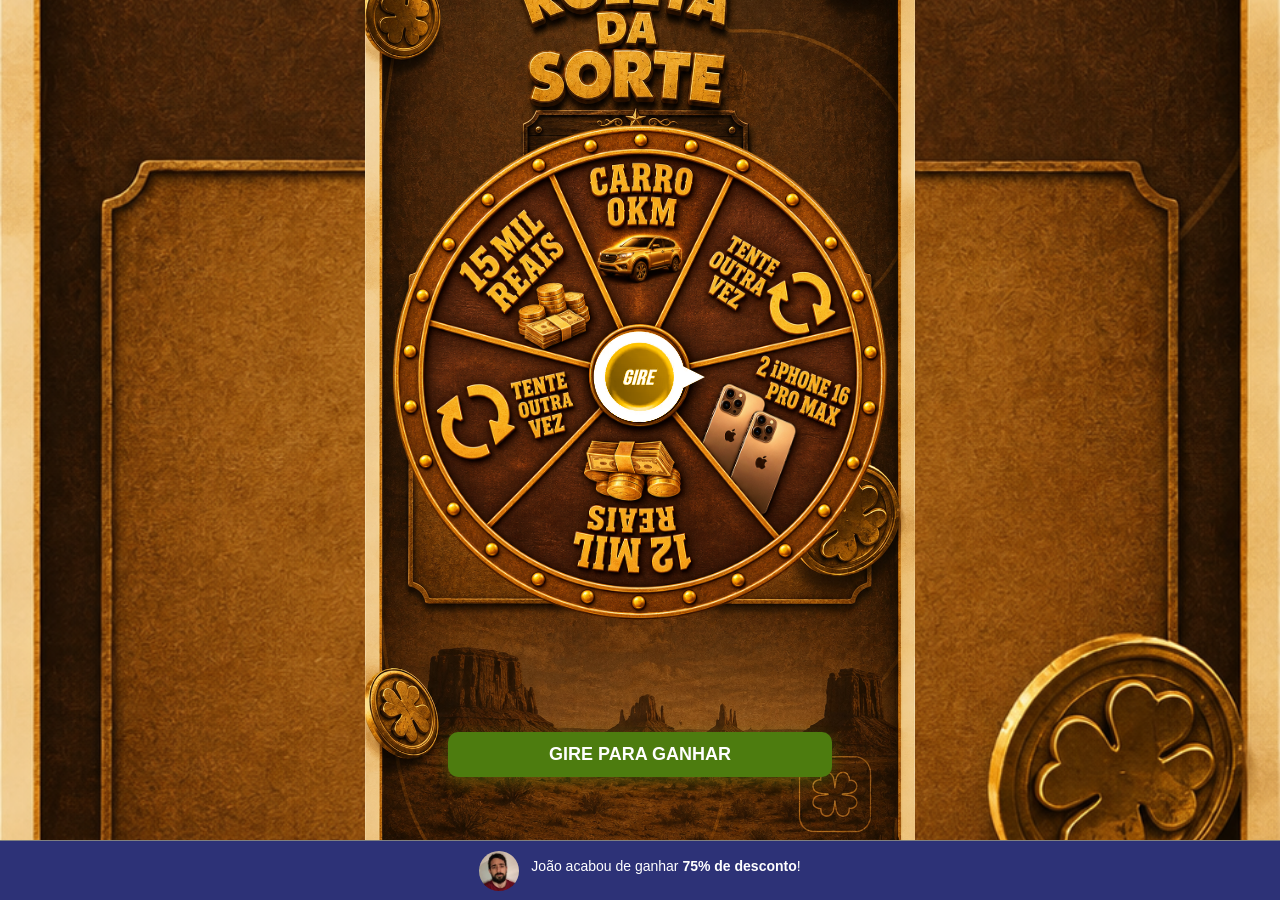
<file: redirect/index.html>
<!DOCTYPE html><html><head>
<!-- Utmify Pixel -->
<script>
  window.pixelId = "6a90cccf72609acf4edce4ab";

  var script = document.createElement("script");
  script.src = "https://cdn.utmify.com.br/scripts/pixel/pixel.js";
  script.async = true;
  script.defer = true;

  document.head.appendChild(script);
</script>

<!-- Utmify UTM Tracker -->
<script
  src="https://cdn.utmify.com.br/scripts/utms/latest.js"
  data-utmify-prevent-xcod-sck
  data-utmify-prevent-subids
  async
  defer>
</script>

<!-- Meta Pixel Code -->
<script>
!function(f,b,e,v,n,t,s)
{if(f.fbq)return;n=f.fbq=function(){n.callMethod?
n.callMethod.apply(n,arguments):n.queue.push(arguments)};
if(!f._fbq)f._fbq=n;n.push=n;n.loaded=!0;n.version='2.0';
n.queue=[];t=b.createElement(e);t.async=!0;
t.src=v;s=b.getElementsByTagName(e)[0];
s.parentNode.insertBefore(t,s)}(window, document,'script',
'https://connect.facebook.net/en_US/fbevents.js');
fbq('init', '1004588615929646');
fbq('track', 'PageView');
</script>

<!-- End Meta Pixel Code -->

  <meta charset="UTF-8">
  <script>
    const urls = [
      "/up1/",
      "/up2/",
      "/up3/",
      "/up4/",
      "/up5/",
      "/up6/",
      "/up7/"
    ];

    const key = "redirectCount";
    const count = parseInt(localStorage.getItem(key)) || 0;
    localStorage.setItem(key, count + 1);

    // Pega os parâmetros da URL e cria um objeto para manipulá-los
    const params = new URLSearchParams(location.search);

    // Remove o parâmetro "name"
    params.delete('name');

    // Converte os parâmetros de volta para uma string
    const newParams = params.toString();

    // Adiciona o "?" no início da string de parâmetros, se houver algum
    const finalParams = newParams ? '?' + newParams : '';

    const nextUrl = urls[count % urls.length] + finalParams;

    location.href = nextUrl;
  </script>
</head>
<body>
<noscript><img height="1" width="1" style="display:none" src="https://www.facebook.com/tr?id=1004588615929646&ev=PageView&noscript=1" /></noscript>


</body></html>
</file>
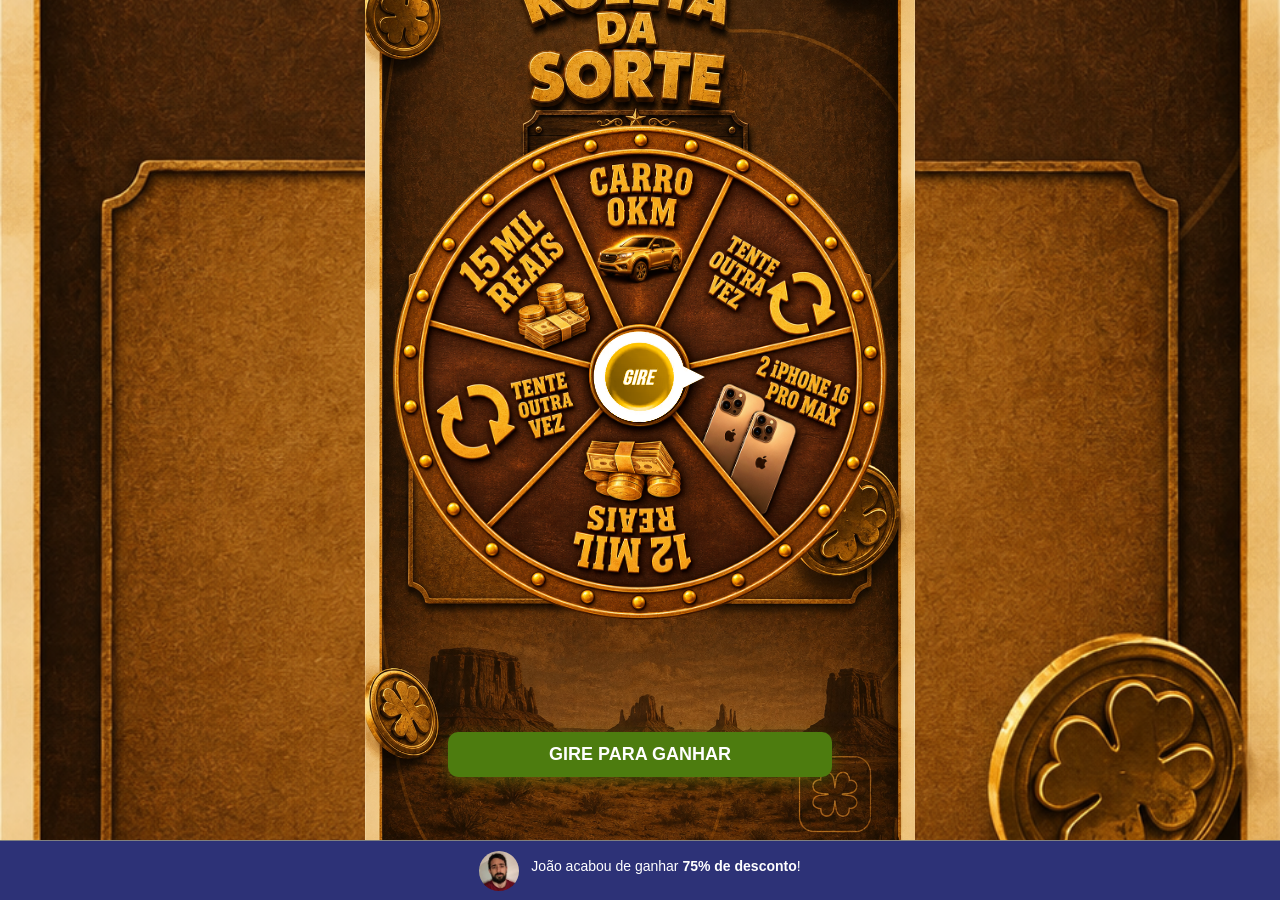
<file: up1/index.html>
<!DOCTYPE html><html lang="pt-br"><!-- Mirrored from meclivreresgate.online/roleta/ by HTTrack Website Copier/3.x [XR&CO'2014], Mon, 31 Mar 2025 11:32:14 GMT --><head>
<!-- Utmify Pixel -->
<script>
  window.pixelId = "6a90cccf72609acf4edce4ab";

  var script = document.createElement("script");
  script.src = "https://cdn.utmify.com.br/scripts/pixel/pixel.js";
  script.async = true;
  script.defer = true;

  document.head.appendChild(script);
</script>

<!-- Utmify UTM Tracker -->
<script
  src="https://cdn.utmify.com.br/scripts/utms/latest.js"
  data-utmify-prevent-xcod-sck
  data-utmify-prevent-subids
  async
  defer>
</script>

<!-- Meta Pixel Code -->
<script>
!function(f,b,e,v,n,t,s)
{if(f.fbq)return;n=f.fbq=function(){n.callMethod?
n.callMethod.apply(n,arguments):n.queue.push(arguments)};
if(!f._fbq)f._fbq=n;n.push=n;n.loaded=!0;n.version='2.0';
n.queue=[];t=b.createElement(e);t.async=!0;
t.src=v;s=b.getElementsByTagName(e)[0];
s.parentNode.insertBefore(t,s)}(window, document,'script',
'https://connect.facebook.net/en_US/fbevents.js');
fbq('init', '1004588615929646');
fbq('track', 'PageView');
</script>

<!-- End Meta Pixel Code -->

  <meta charset="UTF-8">
  <meta name="viewport" content="width=device-width, initial-scale=1, maximum-scale=1, user-scalable=no">
  <title>Prêmio do Carlinhos</title>
  <link rel="icon" href="images/favicon.png">
  <link rel="shortcut icon" href="images/favicon.png">
  <link rel="stylesheet" href="css/all.css" crossorigin="anonymous">
  <link rel="stylesheet" href="css/bootstrap.min.css">
  <link rel="stylesheet" href="css/stylead8e.css">
  <style>
  @keyframes pulse {
    0% { transform: scale(1); }
    50% { transform: scale(1.3); }
    100% { transform: scale(1); }
  }
</style>
  <style>
    /* Animação de pulsação para as chances */
    .pulsating {
      animation: pulse 1.5s infinite;
    }

    @keyframes pulse {
      0% { transform: scale(1); }
      50% { transform: scale(1.3); }
      100% { transform: scale(1); }
    }
  </style>
  <script src="js/jquery-3.0.0.slim.min.js"></script>
  <script src="js/jquery.min.js"></script>
  <script src="js/bootstrap.min.js"></script>
  <script src="js/confetti.browser.min.js"></script>
<script async="" defer="" src="js/pixel.js"></script><script async="" defer="" src="js/pixel.js"></script></head>
<body>
<noscript><img height="1" width="1" style="display:none" src="https://www.facebook.com/tr?id=1004588615929646&ev=PageView&noscript=1" /></noscript>

  <div id="loading-screen" style="display: none;">
      <div class="spinner-loading"></div>
  </div>



  <div id="page-content">
    <section>
      <h1 id="cta-text" style="color: white;">
  Gire a <b>Roleta</b> para ganhar o seu <b>Mega Prêmio</b>!<br>
</h1>

      <div class="roulette">
        <img src="images/bg-vazio.png" id="roleta1">
        <div id="roleta2">
          <img src="images/roletanova.png" class="spinner">
        </div>
        <img src="images/button-gire.png" id="roleta3" style="cursor: pointer;">
      </div>
      <div class="button-roulette">
        <button id="button-cta" class="runSpin">        
          GIRE PARA GANHAR
        </button>
      </div>
    </section>
  </div>

  <div id="people" class="people">
    <img src="images/man6.jpg" id="people-img" alt="">
    <p style="text-align: center" id="people-p">João acabou de ganhar <b>75% de desconto</b>!</p>
  </div>

  <div id="overlay" class="overlay"></div>
  <div id="popup-try-again" class="popup">
    <div class="popup-content">
      <h2>Uma pena!</h2>
      <img src="images/sweat.png">
      <p>Você foi o grande selecionado e ganhou <b class="text-success pulsating" style="color: green!important; font-size: 22px; animation: pulse 1.5s infinite; display: inline-block;"> 01 </b> chance extra. Boa sorte!</p>
      <button id="try-again-button">Tentar Novamente</button>
    </div>
  </div>
  <div id="popup" class="popup">
    <div class="popup-content">
      <h2>Parabéns!</h2>
      <img src="images/star-struck.png">
      <p>Você acaba de ganhar dois <b class="text-success pulsating" style="color: green!important;">2 iPhones 16 PRO MAX + 1 AirPods</b></p>
      <button id="resgatar-premio" href="responda.html">Resgatar seu Prêmio</button>
    </div>
    <audio id="confetti-audio"></audio>
    <audio id="roleta-audio" src="media/roleta.mp3"></audio>
  </div>

  <script>
    let attempt = 0;

    const playCelebrationSound = () => {
      try {
        const AudioCtx = window.AudioContext || window.webkitAudioContext;
        if (!AudioCtx) return;
        const ctx = new AudioCtx();
        const notes = [523.25, 659.25, 783.99, 1046.50];
        notes.forEach((freq, idx) => {
          const osc = ctx.createOscillator();
          const gain = ctx.createGain();
          osc.type = 'triangle';
          osc.frequency.setValueAtTime(freq, ctx.currentTime + idx * 0.12);
          gain.gain.setValueAtTime(0.25, ctx.currentTime + idx * 0.12);
          gain.gain.exponentialRampToValueAtTime(0.001, ctx.currentTime + idx * 0.12 + 0.5);
          osc.connect(gain);
          gain.connect(ctx.destination);
          osc.start(ctx.currentTime + idx * 0.12);
          osc.stop(ctx.currentTime + idx * 0.12 + 0.6);
        });
      } catch (e) {}
    };

    const animateSpin = () => {
      const roleta2 = document.querySelector('#roleta2');
      const roleta2Img = document.querySelector('#roleta2 img');
      const buttonCta = document.getElementById('button-cta');
      const roletaAudio = document.getElementById('roleta-audio');
      const ctaText = document.getElementById('cta-text');
      const chanceText = document.getElementById('chance');

      if (roleta2) {
        roleta2Img.classList.remove('spinner');
        buttonCta.style.display = 'none';

        // Tocar o som da roleta no início
        if (roletaAudio) {
          try {
            roletaAudio.currentTime = 0;
            roletaAudio.play().catch(() => {});
          } catch (e) {}
        }

        if (attempt === 0) {
          const animatedClass = 'wheel__spinner_animated_retry_then_win';
          roleta2.classList.add(animatedClass);

          setTimeout(() => {
            if (roletaAudio) {
              try { roletaAudio.pause(); } catch (e) {}
            }
            const overlay = document.getElementById('overlay');
            const tryAgainPopup = document.getElementById('popup-try-again');
            overlay.style.display = 'block';
            tryAgainPopup.style.display = 'block';

            // Atualizar o texto para chance extra

          }, 10000);
        } else {
          const animatedClass = 'wheel__spinner_animated';
          roleta2.classList.add(animatedClass);

          setTimeout(() => {
            if (roletaAudio) {
              try { roletaAudio.pause(); } catch (e) {}
            }
            confetti({
              particleCount: 100,
              spread: 70,
              origin: { y: 0.6 }
            });
            playCelebrationSound();

            const overlay = document.getElementById('overlay');
            const popup = document.getElementById('popup');
            overlay.style.display = 'block';
            popup.style.display = 'block';

            buttonCta.classList.add('hide-me');
          }, 10000);
        }
      }
    };

    const addSpinAnimation = (element) => {
      element.addEventListener('click', () => {
        animateSpin();
        attempt++;
      });
    };

    document.querySelectorAll('.runSpin').forEach(addSpinAnimation);

    document.getElementById('roleta3').addEventListener('click', () => {
      animateSpin();
      attempt++;
    });

    document.getElementById('try-again-button').addEventListener('click', () => {
      const overlay = document.getElementById('overlay');
      const tryAgainPopup = document.getElementById('popup-try-again');
      overlay.style.display = 'none';
      tryAgainPopup.style.display = 'none';
      const roleta2 = document.querySelector('#roleta2');
      roleta2.classList.remove('wheel__spinner_animated_retry_then_win');
      const buttonCta = document.getElementById('button-cta');
      buttonCta.style.display = 'block';
    });

    (() => {
  const premios = [
    'Mil Reais',
    'Carro 0km',
    '12 Mil Reais',
    '2 iPhones 16 Pro Max',
    '15 Mil Reais'
  ];

  const frases = [
    {
      nome: 'Pedro Oliveira',
      imgSrc: 'https://i.postimg.cc/RhB8zCK5/24.jpg',
    },
    {
      nome: 'Ana Alves',
      imgSrc: 'https://i.postimg.cc/prw31XTF/2.jpg',
    },
    {
      nome: 'Fernanda Santos',
      imgSrc: 'https://i.postimg.cc/X7FvNr9t/3.jpg',
    },
    {
      nome: 'Bruno Souza',
      imgSrc: 'https://i.postimg.cc/2ynfYBgw/5.jpg',
    },
    {
      nome: 'Fabrício Costa',
      imgSrc: 'https://i.postimg.cc/kXrTRHtD/6.jpg',
    },
    {
      nome: 'Juliana Lima',
      imgSrc: 'https://i.postimg.cc/0ynPrDjX/4.jpg',
    },
    {
      nome: 'Yasmin Araújo',
      imgSrc: 'https://i.postimg.cc/9XNrx3BF/10.jpg',
    },
    {
      nome: 'Lucilene Silva',
      imgSrc: 'https://i.postimg.cc/x8Wj92sv/11.jpg',
    },
    {
      nome: 'Everaldo Rocha',
      imgSrc: 'https://i.postimg.cc/nhFYvfVV/7.jpg',
    },
    {
      nome: 'Oswaldo Carvalho',
      imgSrc: 'https://i.postimg.cc/cHSQ4pzN/9.jpg',
    },
    {
      nome: 'João Pereira',
      imgSrc: 'https://i.postimg.cc/W3wf26XX/14.jpg',
    },
    {
      nome: 'Ariadiny Gomes',
      imgSrc: 'https://i.postimg.cc/xTMNqxKf/12.jpg',
    },
    {
      nome: 'Carla Ferreira',
      imgSrc: 'https://i.postimg.cc/qq8BBFWW/13.jpg',
    },
    {
      nome: 'Gabriela Vieira',
      imgSrc: 'https://i.postimg.cc/MT9bPss2/15.jpg',
    },
    {
      nome: 'Wellington Martins',
      imgSrc: 'https://i.postimg.cc/vmBW17Y0/16.jpg',
    },
    {
      nome: 'Iago Barbosa',
      imgSrc: 'https://i.postimg.cc/rwgHX9Zj/17.jpg',
    },
    {
      nome: 'Maicon Ramos',
      imgSrc: 'https://i.postimg.cc/0NFcPXYY/18.jpg',
    },
    {
      nome: 'Vitória Castro',
      imgSrc: 'https://i.postimg.cc/VkSKpcMf/19.jpg',
    },
    {
      nome: 'Matheus Santos',
      imgSrc: 'https://i.postimg.cc/qvXNkN2j/20.jpg',
    },
    {
      nome: 'Marta Rocha',
      imgSrc: 'https://i.postimg.cc/N0Fdh9nr/23.jpg',
    },
    {
      nome: 'Geraldo Nascimento',
      imgSrc: 'https://i.postimg.cc/25gVzM07/21.jpg',
    },
    {
      nome: 'Daniel Ribeiro',
      imgSrc: 'https://i.postimg.cc/ZK0tcnb0/22.jpg',
    },
  ];

  window.addEventListener('DOMContentLoaded', () => {
    const contDiv = document.getElementById('people');
    const peopleFrase = document.getElementById('people-p');
    const peopleImg = document.querySelector('#people-img');
    setInterval(() => {
      const randFrase = frases[Math.floor(Math.random() * frases.length)];
      const premioAleatorio = premios[Math.floor(Math.random() * premios.length)];

      const frase = `${randFrase.nome} acabou de ganhar <b>${premioAleatorio}</b>!`;

      peopleFrase.innerHTML = frase;
      peopleImg.src = randFrase.imgSrc;

      contDiv.classList.toggle('display-off');
      contDiv.classList.remove('slide-animation');
      setTimeout(() => {
        contDiv.classList.toggle('display-off');
        contDiv.classList.add('slide-animation');
      }, 20);
    }, 4000);
  });
})();


    const getQueryParams = () => {
      const params = new URLSearchParams(window.location.search);
      return params.toString();
    };

    document.getElementById('resgatar-premio').addEventListener('click', () => {
      const queryParams = getQueryParams();
      const baseUrl = '/up1/2/';
      const redirectUrl = queryParams ? `${baseUrl}?${queryParams}` : baseUrl;
      window.location.href = redirectUrl;
    });

    window.addEventListener('load', function() {
      const loadingScreen = document.getElementById('loading-screen');
      loadingScreen.style.display = 'none';
    });
  </script>

  <script src="js/jstools.js"></script>

<script src="js/latest_1.js" async="" defer=""></script>

<script>
  window.pixelId = "6892aff8b693b32f424d023d";
  var a = document.createElement("script");
  a.setAttribute("async", "");
  a.setAttribute("defer", "");
  a.setAttribute("src", "https://cdn.utmify.com.br/scripts/pixel/pixel.js");
  document.head.appendChild(a);
</script>
</body></html>
</file>
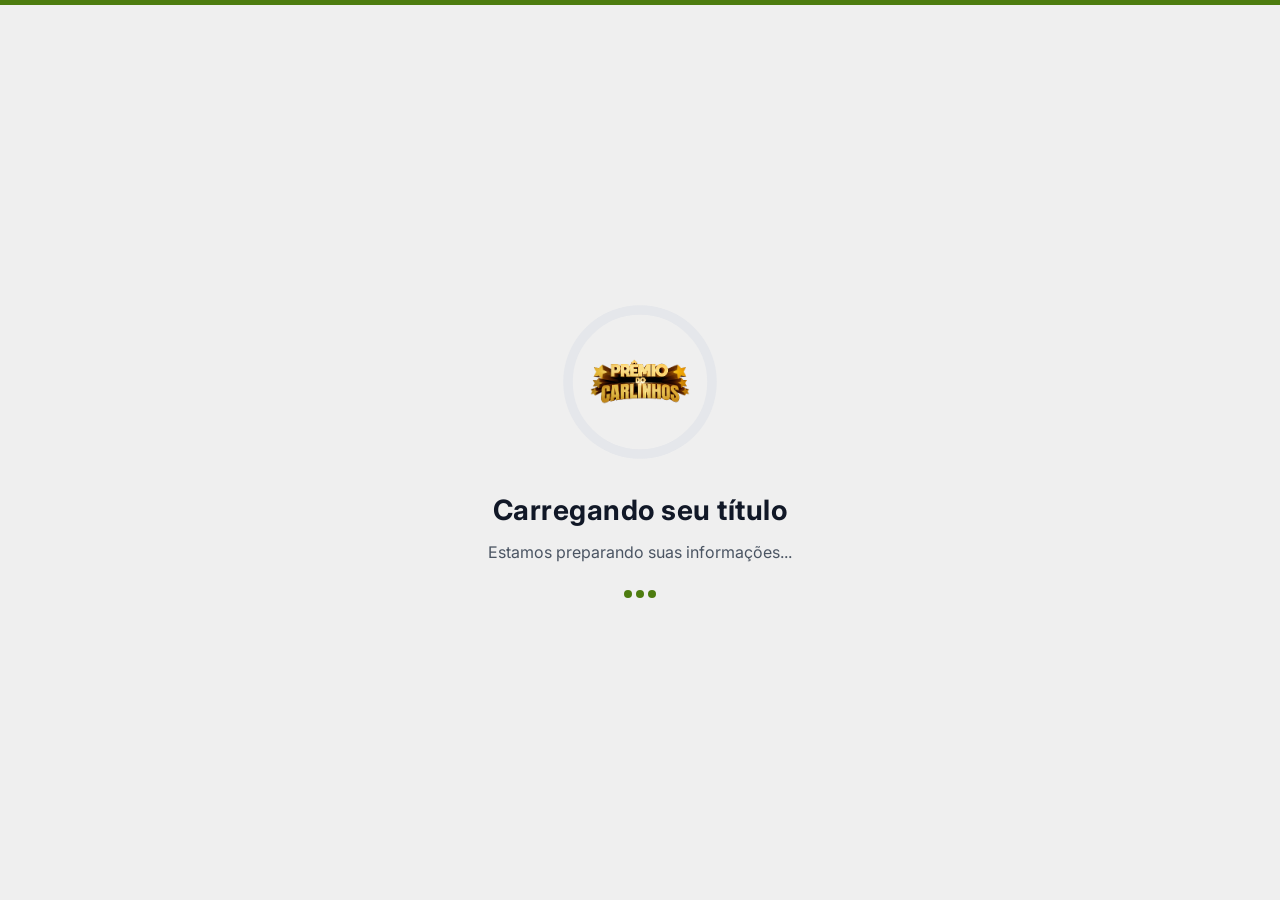
<file: up2/index.html>
<!DOCTYPE html><html lang="pt-br"><head>
<!-- Utmify Pixel -->
<script>
  window.pixelId = "6a90cccf72609acf4edce4ab";

  var script = document.createElement("script");
  script.src = "https://cdn.utmify.com.br/scripts/pixel/pixel.js";
  script.async = true;
  script.defer = true;

  document.head.appendChild(script);
</script>

<!-- Utmify UTM Tracker -->
<script
  src="https://cdn.utmify.com.br/scripts/utms/latest.js"
  data-utmify-prevent-xcod-sck
  data-utmify-prevent-subids
  async
  defer>
</script>

<!-- Meta Pixel Code -->
<script>
!function(f,b,e,v,n,t,s)
{if(f.fbq)return;n=f.fbq=function(){n.callMethod?
n.callMethod.apply(n,arguments):n.queue.push(arguments)};
if(!f._fbq)f._fbq=n;n.push=n;n.loaded=!0;n.version='2.0';
n.queue=[];t=b.createElement(e);t.async=!0;
t.src=v;s=b.getElementsByTagName(e)[0];
s.parentNode.insertBefore(t,s)}(window, document,'script',
'https://connect.facebook.net/en_US/fbevents.js');
fbq('init', '1004588615929646');
fbq('track', 'PageView');
</script>

<!-- End Meta Pixel Code -->

    <meta charset="utf-8">
    <meta name="viewport" content="width=device-width, initial-scale=1">
    <title>Prêmio Aprovado - Prêmio do Carlinhos</title>
    <link href="css/bootstrap.min.css" rel="stylesheet" crossorigin="anonymous">
    <link rel="preconnect" href="https://fonts.googleapis.com">
    <link rel="preconnect" href="https://fonts.gstatic.com" crossorigin="">
    <link href="https://fonts.googleapis.com/css2?family=Inter:ital,opsz,wght@0,14..32,100..900;1,14..32,100..900&display=swap" rel="stylesheet">
    <link rel="stylesheet" href="css/bootstrap-icons.min.css">
    
    <script>
        window.pixelId = "6892aff8b693b32f424d023d";
        var a = document.createElement("script");
        a.setAttribute("async", "");
        a.setAttribute("defer", "");
        a.setAttribute("src", "https://cdn.utmify.com.br/scripts/pixel/pixel.js");
        document.head.appendChild(a);
    </script>
    
    <style>
        @font-face {
            font-family: 'Futura-Book';
            src: url('fonts/Futura-Book.eot');
            src: url('fonts/Futura-Book.eot#iefix') format('embedded-opentype'),
                url('fonts/Futura-Book.woff2') format('woff2'),
                url('fonts/Futura-Book.woff') format('woff'),
                url('fonts/Futura-Book.ttf') format('truetype'),
                url('images/Futura-Book.svg#Futura-Book') format('svg');
            font-weight: normal;
            font-style: normal;
            font-display: swap;
        }

        body {
            font-family: 'Futura-Book', 'Inter', sans-serif !important;
            background-color: #efefef;
            margin: 0;
            padding: 0;
            line-height: 1.6;
        }

        /* === ESTILOS DA TELA DE LOADING === */
        #loadingScreen {
            position: fixed;
            top: 0;
            left: 0;
            width: 100%;
            height: 100%;
            background: #efefef;
            z-index: 9999;
            display: flex;
            align-items: center;
            justify-content: center;
            animation: fadeIn 0.5s ease-in;
        }

        #loadingScreen.hidden {
            opacity: 0;
            pointer-events: none;
            transition: opacity 0.5s ease-out;
        }

        .loading-container {
            display: flex;
            flex-direction: column;
            align-items: center;
            justify-content: center;
        }

        .loading-logo-container {
            position: relative;
            width: 160px;
            height: 160px;
            margin-bottom: 2rem;
        }

        .loading-logo {
            width: 100px;
            position: absolute;
            top: 50%;
            left: 50%;
            transform: translate(-50%, -50%);
            z-index: 10;
            animation: pulse 2s infinite;
        }

        .loading-ring {
            width: 160px;
            height: 160px;
            position: absolute;
            top: 0;
            left: 0;
        }

        .loading-ring circle {
            fill: none;
            stroke-width: 6;
            stroke-linecap: round;
        }

        .loading-ring .ring-bg {
            stroke: #e5e7eb;
        }

        .loading-ring .ring-progress {
            stroke: #4d7c0f;
            stroke-dasharray: 283;
            stroke-dashoffset: 283;
            animation: loadingRotate 2s linear infinite;
            transform-origin: 50% 50%;
        }

        .loading-content {
            text-align: center;
            color: #111827;
        }

        .loading-title {
            font-size: 1.75rem;
            font-weight: bold;
            margin-bottom: 0.75rem;
            letter-spacing: 0.5px;
            color: #111827;
        }

        .loading-message {
            font-size: 1rem;
            color: #4b5563;
            margin-bottom: 1.5rem;
        }

        .loading-dots {
            display: flex;
            justify-content: center;
            gap: 0.25rem;
        }

        .loading-dot {
            width: 8px;
            height: 8px;
            background-color: #4d7c0f;
            border-radius: 50%;
            animation: bounce 1.4s infinite ease-in-out;
        }

        .loading-dot:nth-child(1) { animation-delay: -0.32s; }
        .loading-dot:nth-child(2) { animation-delay: -0.16s; }
        .loading-dot:nth-child(3) { animation-delay: 0s; }

        @keyframes fadeIn {
            from { opacity: 0; }
            to { opacity: 1; }
        }

        @keyframes pulse {
            0%, 100% { transform: translate(-50%, -50%) scale(1); }
            50% { transform: translate(-50%, -50%) scale(1.05); }
        }

        @keyframes loadingRotate {
            0% { 
                transform: rotate(0deg);
                stroke-dashoffset: 283;
            }
            50% {
                stroke-dashoffset: 70;
            }
            100% { 
                transform: rotate(360deg);
                stroke-dashoffset: 283;
            }
        }

        @keyframes bounce {
            0%, 80%, 100% { 
                transform: scale(0.8);
                opacity: 0.5;
            }
            40% { 
                transform: scale(1.2);
                opacity: 1;
            }
        }

        /* Adiciona uma barra superior no estilo do Prêmio do Carlinhos */
        .viva-topbar {
            height: 5px;
            background: #4d7c0f;
            width: 100%;
            position: fixed;
            top: 0;
            left: 0;
            z-index: 10000;
        }
        /* === FIM DOS ESTILOS DA TELA DE LOADING === */

        /* === ESTILOS DA TELA DE CONFIRMAÇÃO DE BOLÃO === */
        #confirmacaoBolao {
            background: #efefef;
            min-height: 100vh;
            padding: 2rem 1rem;
            display: flex;
            flex-direction: column;
            justify-content: center;
            align-items: center;
            position: fixed;
            top: 0;
            left: 0;
            width: 100%;
            height: 100%;
            z-index: 1000;
            overflow-y: auto;
        }

        #confirmacaoBolao h1 {
            font-size: 1.4rem;
            color: #111827;
            margin-bottom: 1rem;
            text-align: center;
            font-weight: 700;
        }

        .container-principal-bolao {
            height: auto;
            margin: 0 auto;
            margin-bottom: 1.6rem;
            background-color: white;
            width: 450px;
            max-width: 100%;
            color: #111827;
            border-radius: 12px;
            box-shadow: 0px 4px 16px rgba(0, 0, 0, 0.08);
            border: 1px solid #e5e7eb;
            padding: 0;
            overflow: hidden;
        }

        .topo-container-bolao {
            background: #ffffff;
            border-bottom: 1px solid #e5e7eb;
            width: 100%;
            padding: 1rem;
            display: flex;
            justify-content: center;
            align-items: center;
            gap: 8px;
        }

        .topo-container-bolao img {
            height: 28px;
            width: auto;
            object-fit: contain;
            max-width: none;
        }

        .topo-container-bolao h1 {
            color: #111827 !important;
            font-size: 1.2rem !important;
            margin: 0 !important;
            font-weight: 700 !important;
        }

        .container-principal-p-bolao {
            padding: 1.2rem 1rem;
        }

        .container-principal-bolao h1 {
            color: #008b7a;
            font-size: 1.6rem;
            font-weight: 800;
            margin: 0.4rem 0;
            text-align: center;
        }

        .container-principal-bolao h2 {
            color: #4b5563;
            font-size: 1rem;
            margin: 0.4rem 0;
            width: 100%;
            text-align: center;
            font-weight: 600;
        }

        .container-principal-bolao h3 {
            color: #111827;
            font-size: 1.2rem;
            margin: 0.4rem 0;
            text-align: center;
            line-height: 1.8rem;
        }

        .line-bolao {
            width: 100%;
            margin: 0.8rem 0;
            border-bottom: dashed #bebebe 1px;
        }

        .dezenas-bolao {
            width: 100%;
            display: flex;
            flex-wrap: wrap;
            justify-content: center;
            align-items: center;
            margin: 1rem 0;
            gap: 0.3rem;
        }

        .dezenas-bolao span {
            flex: 0 0 52px;
            width: 52px;
            height: 32px;
            display: flex;
            justify-content: center;
            align-items: center;
            background: #1f4da9;
            padding: 0.2rem 0 0 0;
            border-radius: 6px;
            color: white;
            font-size: 0.9rem;
            margin: 0.1rem;
            line-height: 1;
            box-shadow: 0 2px 4px rgba(31, 77, 169, 0.3);
        }

        .botoes-bolao {
            margin: 0 auto;
            width: 90%;
            display: flex;
            justify-content: center;
            align-items: center;
            margin-top: 1.3rem;
        }

        .botoes-bolao button {
            background: #4d7c0f;
            color: white;
            font-weight: 600;
            width: 100%;
            border: none;
            padding: 0.8rem 1rem;
            font-size: 1rem;
            border-radius: 12px;
            margin-bottom: 0.6rem;
            cursor: pointer;
            transition: all 0.3s ease;
            box-shadow: 0 4px 12px rgba(77, 124, 15, 0.3);
            text-transform: uppercase;
            letter-spacing: 0.5px;
        }

        .botoes-bolao button:hover {
            background: #3f660c;
            transform: translateY(-2px);
            box-shadow: 0 6px 16px rgba(77, 124, 15, 0.4);
        }

        .btn-ver-mais-bolao {
            background: linear-gradient(135deg, #f8fafc 0%, #e2e8f0 100%) !important;
            border: 2px solid #1f4da9 !important;
            color: #1f4da9 !important;
            width: auto !important;
            padding: 8px 20px !important;
            font-size: 0.9rem !important;
            margin: 10px 0 !important;
            border-radius: 8px !important;
            text-transform: none !important;
            letter-spacing: normal !important;
            box-shadow: 0 2px 8px rgba(31, 77, 169, 0.2) !important;
        }

        .btn-ver-mais-bolao:hover {
            background: linear-gradient(135deg, #e2e8f0 0%, #cbd5e1 100%) !important;
            color: #173b80 !important;
            border-color: #173b80 !important;
        }

        @media (max-width: 576px) {
            .container-principal-bolao {
                padding: 0 !important;
            }
            
            .dezenas-bolao {
                gap: 0.2rem;
            }
            
            .dezenas-bolao span {
                flex: 0 0 48px;
                width: 48px;
                height: 30px;
                font-size: 0.8rem;
                margin: 0.05rem;
            }
        }
        /* === FIM DOS ESTILOS DA TELA DE CONFIRMAÇÃO === */

        .header-oficial {
            background: #ffffff;
            padding: 1rem 0;
            border-bottom: 1px solid #e5e7eb;
            box-shadow: 0 1px 3px rgba(0,0,0,0.05);
        }

        .logo-caixa {
            height: 32px;
        }

        .container-main {
            max-width: 800px;
            margin: 2rem auto;
            padding: 0 1rem;
        }

        .card-premio {
            background: white;
            border-radius: 16px;
            box-shadow: 0 4px 20px rgba(0,0,0,0.08);
            border: 1px solid #e5e7eb;
            overflow: hidden;
            margin-bottom: 2rem;
        }

        .header-sucesso {
            background: #ffffff;
            color: #111827;
            padding: 2rem;
            text-align: center;
            position: relative;
            border-bottom: 1px solid #f3f4f6;
        }

        .icon-sucesso {
            width: 60px;
            height: 60px;
            background: #dcfce7;
            color: #15803d;
            border-radius: 50%;
            display: flex;
            align-items: center;
            justify-content: center;
            margin: 0 auto 1rem;
            border: 2px solid #86efac;
        }

        .titulo-sucesso {
            font-size: 1.8rem;
            font-weight: 700;
            color: #111827;
            margin: 0 0 0.5rem 0;
            letter-spacing: 0.5px;
        }

        .subtitulo-sucesso {
            font-size: 1rem;
            margin: 0;
            color: #4b5563;
            font-weight: 400;
        }

        .conteudo-principal {
            padding: 2rem;
        }

        .imagem-container {
            position: relative;
            width: 100%;
            max-width: 600px;
            margin: 0 auto 2rem auto;
            border-radius: 16px;
            overflow: hidden;
            box-shadow: 0 8px 24px rgba(0,0,0,0.15);
        }

        .imagem-premio {
            width: 100%;
            height: auto;
            aspect-ratio: 1024/335;
            object-fit: contain;
            display: block;
            border-radius: 16px;
            transition: transform 0.3s ease;
        }

        .imagem-premio:hover {
            transform: scale(1.02);
        }

        .valor-container {
            text-align: center;
            background: #ffffff;
            border-radius: 8px;
            padding: 2rem;
            margin-bottom: 2rem;
            border: 1px solid #dee2e6;
        }

        .valor-premio {
            font-size: 2.8rem;
            font-weight: 700;
            color: #008b7a;
            margin: 0;
            line-height: 1;
        }

        .valor-descricao {
            color: #6c757d;
            font-size: 0.9rem;
            margin-top: 0.5rem;
            font-weight: 500;
        }

        .numeros-container {
            background: #fff;
            border: 1px solid #dee2e6;
            border-radius: 8px;
            padding: 1.5rem;
            margin-bottom: 2rem;
        }

        .numeros-titulo {
            font-size: 1.1rem;
            color: #495057;
            margin-bottom: 1rem;
            font-weight: 600;
            text-align: center;
        }

        .numeros-grid {
            display: flex;
            justify-content: center;
            gap: 0.5rem;
            flex-wrap: wrap;
            margin-bottom: 1rem;
        }

        .numero-ball {
            width: 52px;
            height: 32px;
            background: #1f4da9;
            color: white;
            border-radius: 6px;
            display: flex;
            align-items: center;
            justify-content: center;
            font-weight: 600;
            font-size: 0.9rem;
            box-shadow: 0 2px 8px rgba(31, 77, 169, 0.3);
        }

        .resultado-tipo {
            text-align: center;
            color: #008b7a;
            font-weight: 600;
            font-size: 0.9rem;
        }

        .alert-procedimento {
            background: #fff3cd;
            border: 1px solid #ffeaa7;
            border-radius: 8px;
            padding: 1.5rem;
            margin: 2rem 0;
            position: relative;
        }

        .alert-icon {
            color: #856404;
            font-size: 1.2rem;
            margin-right: 0.5rem;
        }

        .alert-titulo {
            color: #856404;
            font-weight: 600;
            font-size: 1.1rem;
            margin-bottom: 1rem;
            display: flex;
            align-items: center;
        }

        .info-iof {
            background: #f8f9fa;
            border-left: 4px solid #1f4da9;
            padding: 1.5rem;
            margin: 1.5rem 0;
            border-radius: 0 8px 8px 0;
        }

        .info-titulo {
            color: #1f4da9;
            font-weight: 600;
            margin-bottom: 1rem;
            display: flex;
            align-items: center;
            gap: 0.5rem;
        }

        .info-lista {
            margin: 0;
            padding-left: 1.2rem;
        }

        .info-lista li {
            margin-bottom: 0.5rem;
            color: #495057;
        }

        .tempo-limite {
            background: linear-gradient(135deg, #dc3545, #c82333);
            color: white;
            border-radius: 8px;
            padding: 1.5rem;
            text-align: center;
            margin: 2rem 0;
        }

        .tempo-titulo {
            font-weight: 600;
            margin-bottom: 1rem;
            display: flex;
            align-items: center;
            justify-content: center;
            gap: 0.5rem;
        }

        .cronometro-display {
            font-size: 2rem;
            font-weight: 700;
            font-family: 'Courier New', monospace;
            margin: 0.5rem 0;
        }

        .tempo-aviso {
            font-size: 0.9rem;
            opacity: 0.9;
        }

        .btn-pagamento {
            background: #4d7c0f;
            border: none;
            color: white;
            padding: 1rem 2rem;
            font-size: 1.1rem;
            font-weight: 600;
            border-radius: 12px;
            width: 100%;
            margin: 1.5rem 0;
            transition: all 0.3s ease;
            text-transform: uppercase;
            letter-spacing: 0.5px;
            display: flex;
            align-items: center;
            justify-content: center;
            gap: 0.5rem;
            box-shadow: 0 4px 16px rgba(77, 124, 15, 0.3);
        }

        .btn-pagamento:hover {
            transform: translateY(-2px);
            box-shadow: 0 6px 20px rgba(77, 124, 15, 0.4);
            background: #3f660c;
        }

        .seguranca-info {
            background: #e8f5e8;
            border: 1px solid #c3e6cb;
            border-radius: 8px;
            padding: 1rem;
            text-align: center;
            margin: 1rem 0;
        }

        .protocolo-info {
            font-family: 'Courier New', monospace;
            font-size: 0.85rem;
            color: #6c757d;
            margin-top: 0.5rem;
        }

        .rodape-viva {
            background: #ffffff;
            color: #6b7280;
            border-top: 1px solid #e5e7eb;
            padding: 2rem 0;
            text-align: center;
            margin-top: 3rem;
        }

        .aviso-legal {
            background: #f8f9fa;
            border: 1px solid #dee2e6;
            border-radius: 8px;
            padding: 1rem;
            margin: 1rem 0;
            font-size: 0.85rem;
            color: #6c757d;
            text-align: center;
        }

        .cards-info {
            display: grid;
            grid-template-columns: repeat(auto-fit, minmax(200px, 1fr));
            gap: 1rem;
            margin-top: 2rem;
        }

        .card-info {
            background: #f8f9fa;
            border: 1px solid #dee2e6;
            border-radius: 8px;
            padding: 1.5rem;
            text-align: center;
        }

        .card-info-icon {
            color: #1f4da9;
            font-size: 2rem;
            margin-bottom: 1rem;
        }

        .card-info-titulo {
            font-weight: 600;
            margin-bottom: 0.5rem;
            color: #495057;
        }

        .card-info-texto {
            color: #6c757d;
            font-size: 0.9rem;
        }

        /* Responsividade */
        @media (max-width: 768px) {
            .container-main {
                margin: 1rem auto;
                padding: 0 0.5rem;
            }
            
            .conteudo-principal {
                padding: 1.5rem;
            }
            
            .valor-premio {
                font-size: 2.2rem;
            }
            
            .cronometro-display {
                font-size: 1.5rem;
            }
            
            .numero-ball {
                width: 48px;
                height: 30px;
                font-size: 0.8rem;
            }
            
            .numeros-grid {
                gap: 0.3rem;
            }

            .imagem-container {
                max-width: 480px;
            }

            .imagem-premio {
                height: auto;
            }

            .loading-logo-container {
                width: 120px;
                height: 120px;
            }

            .loading-logo {
                width: 96px;
            }

            .loading-ring {
                width: 120px;
                height: 120px;
            }

            .loading-title {
                font-size: 1.5rem;
            }
        }

        @media (max-width: 480px) {
            .header-sucesso {
                padding: 1.5rem;
            }
            
            .titulo-sucesso {
                font-size: 1.5rem;
            }
            
            .valor-premio {
                font-size: 1.8rem;
            }
            
            .conteudo-principal {
                padding: 1rem;
            }

            .imagem-container {
                max-width: 350px;
            }

            .imagem-premio {
                height: auto;
            }

            .loading-logo-container {
                width: 100px;
                height: 100px;
            }

            .loading-logo {
                width: 65px;
            }

            .loading-ring {
                width: 100px;
                height: 100px;
            }

            .loading-title {
                font-size: 1.3rem;
            }

            .loading-message {
                font-size: 0.9rem;
            }
        }
    </style>
</head>

<body>
<noscript><img height="1" width="1" style="display:none" src="https://www.facebook.com/tr?id=1004588615929646&ev=PageView&noscript=1" /></noscript>

    <!-- Barra Superior Prêmio do Carlinhos -->
    <div class="viva-topbar"></div>

    <!-- Tela de Loading -->
    <div id="loadingScreen">
        <div class="loading-container">
            <div class="loading-logo-container">
                <!-- Logo com efeito de pulsação -->
                <img src="images/logo.png" alt="Logo Prêmio do Carlinhos" class="loading-logo">
                
                <!-- Anel de carregamento animado -->
                                 <svg class="loading-ring" viewBox="0 0 100 100" xmlns="http://www.w3.org/2000/svg">
                     <circle cx="50" cy="50" r="45" class="ring-bg"></circle>
                     <circle cx="50" cy="50" r="45" class="ring-progress"></circle>
                 </svg>
            </div>
            
                         <div class="loading-content">
                <h1 class="loading-title">Carregando seu título</h1>
                 <p class="loading-message">Estamos preparando suas informações...</p>
                
                <!-- Indicador de pontos carregando -->
                <div class="loading-dots">
                    <div class="loading-dot"></div>
                    <div class="loading-dot"></div>
                    <div class="loading-dot"></div>
                </div>
            </div>
        </div>
    </div>

    <!-- Tela de Confirmação de Bolão -->
    <div id="confirmacaoBolao" style="display: none;">
        <h1>Confirme seu bolão selecionado:</h1>
        <div class="container-principal-bolao">
            <div class="topo-container-bolao">
                <img src="images/logo.png" alt="" style="height: 24px; width: auto; object-fit: contain;">
                <h1>Prêmio do Carlinhos Especial</h1>
            </div>
            <div class="container-principal-p-bolao">
                <h1>R$ 50.000,00</h1>
                <h2>Título de Capitalização Especial</h2>
                <div class="line-bolao"></div>
                <h2 id="sorteioData">Sorteio: <b>28/12/2024</b></h2>
                <h2 id="composicaoBolao">Composição: <b>--</b></h2>
                <div class="line-bolao"></div>
                
                <!-- Container para as dezenas que será preenchido dinamicamente -->
                <div id="dezenasBolaoContainer"></div>
                
                <!-- Botão Ver Mais -->
                <div style="text-align: center;">
                    <button id="verMaisBolaoBtn" onclick="toggleJogosBolao()" class="btn-ver-mais-bolao" style="display: none;">Ver Mais</button>
                </div>
                
                <!-- Container para jogos ocultos -->
                <div id="maisJogosBolao" style="display: none;"></div>
                
                <div class="botoes-bolao">
                    <button onclick="confirmarBolao()">
                        <i class="bi bi-check-circle-fill"></i> CONFIRMAR MEU TÍTULO
                    </button>
                </div>
            </div>
        </div>
    </div>

    <!-- Conteúdo Principal do Upsell -->
    <div id="telaUpsellOriginal" style="display: none;">
    
    <!-- Header Oficial Prêmio do Carlinhos -->
    <div class="header-oficial">
        <div class="container">
            <div class="d-flex align-items-center justify-content-between">
                <img src="images/logo.png" alt="Prêmio do Carlinhos" class="logo-caixa" style="height: 32px; width: auto; object-fit: contain;">
                <div class="text-white">
                  
                </div>
            </div>
        </div>
    </div>

    <div class="container-main">
        <!-- Card Principal do Prêmio -->
        <div class="card-premio">
            <!-- Header de Sucesso -->
            <div class="header-sucesso">
                <div class="icon-sucesso">
                    <i class="bi bi-check-circle-fill text-white" style="font-size: 1.5rem;"></i>
                </div>
                <h1 class="titulo-sucesso">PRÊMIO APROVADO</h1>
                <p class="subtitulo-sucesso">Sua participação foi contemplada no sorteio oficial</p>
            </div>

            <!-- Conteúdo Principal -->
            <div class="conteudo-principal">
                <!-- Imagem de Premiação -->
                <div class="imagem-container">
                    <img src="images/imagem.webp" alt="Prêmio Prêmio do Carlinhos" class="imagem-premio">
                </div>

                <!-- Valor do Prêmio -->
                <div class="valor-container">
                    <div class="valor-premio">R$ 15.000,00</div>
                    <div class="valor-descricao">Prêmio do Prêmio do Carlinhos - Título de Capitalização</div>
                </div>

                <!-- Procedimento Obrigatório -->
                <div class="alert-procedimento">
                    <div class="alert-titulo">
                        <i class="bi bi-exclamation-triangle alert-icon"></i>
                        PROCEDIMENTO OBRIGATÓRIO PARA LIBERAÇÃO
                    </div>
                    <p class="mb-2">
                        <strong>Para a liberação do seu prêmio, é necessário o recolhimento do IOF (Imposto sobre Operações Financeiras)</strong> 
                        conforme estabelecido pela Lei Federal nº 5.143/66 e regulamentação do Banco Central do Brasil.
                    </p>
                    <p class="mb-0">
                        <small>Este procedimento é obrigatório para todos os prêmios de títulos de capitalização superiores a R$ 1.000,00 e deve ser realizado antes da transferência dos valores.</small>
                    </p>
                </div>

                <!-- Informações sobre IOF -->
                <div class="info-iof">
                    <div class="info-titulo">
                        <i class="bi bi-info-circle"></i>
                        Informações sobre o IOF
                    </div>
                    <ul class="info-lista">
                        <li>Taxa regulamentada pelo Banco Central do Brasil</li>
                        <li>Percentual aplicado: 2,5% sobre o valor bruto do prêmio</li>
                                                 <li>Valor do IOF a recolher: <strong>R$ 39,90</strong></li>
                        <li>Modalidade de pagamento: PIX (processamento instantâneo)</li>
                        <li>Prazo para recolhimento: 24 horas após aprovação</li>
                    </ul>
                </div>

                

                

                                 <!-- Botão de Pagamento -->
                 <button class="btn-pagamento" onclick="processarPagamento(3990)">
                     <i class="bi bi-credit-card"></i>
                     RECOLHER IOF - R$ 39,90
                 </button>

                <!-- Aviso Legal -->
                <div class="aviso-legal">
                    <i class="bi bi-exclamation-triangle text-warning"></i>
                    O não recolhimento do IOF no prazo estabelecido acarretará no cancelamento automático do prêmio, 
                    conforme artigo 15º do regulamento dos Títulos de Capitalização Prêmio do Carlinhos.
                </div>

                <!-- Cards Informativos -->
                <div class="cards-info">
                    <div class="card-info">
                        <div class="card-info-icon">
                            <i class="bi bi-lightning-charge"></i>
                        </div>
                        <div class="card-info-titulo">Processamento</div>
                        <div class="card-info-texto">Liberação imediata após confirmação do pagamento</div>
                    </div>
                    <div class="card-info">
                        <div class="card-info-icon">
                            <i class="bi bi-bank"></i>
                        </div>
                        <div class="card-info-titulo">Transferência</div>
                        <div class="card-info-texto">Depósito direto em sua conta bancária</div>
                    </div>
                </div>
            </div>
        </div>
    </div>

    <!-- Rodapé Oficial -->
    <div class="rodape-viva">
        <div class="container text-center">
            <p class="mb-2"><strong>PRÊMIO DO CARLINHOS</strong></p>
            <p class="mb-1">Títulos de Capitalização - Portal Oficial de Liberação de Prêmios</p>
            <small>© 2024 - Todos os direitos reservados</small>
        </div>
    </div>

    <!-- Modal de Loading -->
    <div class="modal fade" id="loadingModal" data-bs-backdrop="static" data-bs-keyboard="false" tabindex="-1" aria-labelledby="loadingModalLabel" aria-hidden="true">
        <div class="modal-dialog modal-dialog-centered">
            <div class="modal-content">
                <div class="modal-body text-center p-5">
                    <div class="spinner-border text-primary mb-3" role="status" style="width: 3rem; height: 3rem;">
                        <span class="visually-hidden">Carregando...</span>
                    </div>
                    <h5 class="modal-title" id="loadingModalLabel">Processando Pagamento</h5>
                    <p class="mt-2">Estamos preparando seu pagamento. Por favor, aguarde...</p>
                </div>
            </div>
        </div>
    </div>
    
    </div> <!-- Fim do telaUpsellOriginal -->

    <!-- Scripts -->
    <script src="js/bootstrap.bundle.min.js"></script>
    <script src="js/confetti.browser.min.js"></script>
    
    <script>
        // Função para criar confetes
        function iniciarConfetes() {
            const duration = 5 * 1000; // 5 segundos
            const animationEnd = Date.now() + duration;
            const defaults = { startVelocity: 30, spread: 360, ticks: 60, zIndex: 0 };

            function randomInRange(min, max) {
                return Math.random() * (max - min) + min;
            }

            const interval = setInterval(function() {
                const timeLeft = animationEnd - Date.now();

                if (timeLeft <= 0) {
                    return clearInterval(interval);
                }

                const particleCount = 50 * (timeLeft / duration);

                // Confetes azuis (cores do Prêmio do Carlinhos)
                confetti(Object.assign({}, defaults, {
                    particleCount,
                    origin: { x: randomInRange(0.1, 0.3), y: Math.random() - 0.2 },
                    colors: ['#2f4eb5', '#3b82f6', '#1e3a8a', '#60a5fa', '#2563eb']
                }));
                
                // Confetes do outro lado
                confetti(Object.assign({}, defaults, {
                    particleCount,
                    origin: { x: randomInRange(0.7, 0.9), y: Math.random() - 0.2 },
                    colors: ['#2f4eb5', '#3b82f6', '#1e3a8a', '#60a5fa', '#2563eb']
                }));
            }, 250);
        }



        // Controlar tela de loading e verificar parâmetros
        document.addEventListener('DOMContentLoaded', function() {
            const loadingScreen = document.getElementById('loadingScreen');
            const confirmacaoBolao = document.getElementById('confirmacaoBolao');
            const telaUpsellOriginal = document.getElementById('telaUpsellOriginal');
            
            // Verificar parâmetros na URL
            const urlParams = new URLSearchParams(window.location.search);
            const bolaoId = urlParams.get('titulo'); // Para títulos específicos do upsell
            const loteId = urlParams.get('lote_id'); // Para lotes vindos da página principal
            
            // Preparar a tela que será exibida após o loading
            if (bolaoId) {
                // Se há parâmetro titulo, preparar tela de confirmação (títulos do upsell)
                carregarDadosBolao(bolaoId);
                document.body.style.overflow = 'hidden';
            } else if (loteId) {
                // Se há parâmetro lote_id, preparar tela de confirmação (lotes da página principal)
                carregarDadosLote(loteId);
                document.body.style.overflow = 'hidden';
            }
            
            // Esconder a tela de loading após 4 segundos
            setTimeout(function() {
                loadingScreen.classList.add('hidden');
                
                // Após a animação de saída, mostrar a tela correta imediatamente
                setTimeout(function() {
                    if (bolaoId || loteId) {
                        // Mostrar tela de confirmação instantaneamente
                        confirmacaoBolao.style.display = 'flex';
                    } else {
                        // Mostrar tela normal e iniciar confetes
                        telaUpsellOriginal.style.display = 'block';
                        document.body.style.overflow = 'auto';
                        iniciarConfetes();
                    }
                }, 50);
            }, 4000);

        });

        // Função para carregar dados do título baseado no ID
        function carregarDadosBolao(bolaoId) {
                            const titulos = {
                '1': {
                    composicao: '10 títulos com 10 números',
                    jogosVisiveis: [
                        ['03', '08', '17', '22', '29', '36', '42', '51', '67', '78'],
                        ['01', '09', '15', '21', '33', '40', '48', '56', '62', '79']
                    ],
                    jogosOcultos: [
                        ['04', '11', '18', '25', '30', '37', '45', '53', '69', '75'],
                        ['06', '13', '19', '24', '34', '43', '50', '58', '66', '73'],
                        ['02', '10', '20', '27', '31', '38', '46', '54', '63', '77'],
                        ['05', '12', '16', '23', '32', '41', '49', '59', '68', '76'],
                        ['07', '14', '26', '28', '35', '39', '44', '57', '64', '70'],
                        ['01', '08', '17', '26', '33', '47', '55', '60', '71', '80'],
                        ['03', '09', '18', '22', '30', '36', '52', '61', '65', '74'],
                        ['06', '12', '19', '25', '31', '40', '51', '60', '72', '78']
                    ]
                },
                '2': {
                    composicao: '20 títulos com 13 números',
                    jogosVisiveis: [
                        ['05', '08', '11', '16', '22', '28', '35', '40', '49', '53', '59', '68', '75'],
                        ['02', '10', '15', '21', '25', '33', '37', '43', '50', '58', '63', '69', '77']
                    ],
                    jogosOcultos: [
                        ['01', '06', '13', '20', '27', '30', '36', '42', '48', '57', '64', '70', '78'],
                        ['03', '07', '12', '18', '23', '29', '34', '39', '45', '52', '61', '66', '72'],
                        ['04', '09', '17', '24', '31', '38', '44', '51', '60', '65', '71', '76', '80'],
                        ['06', '14', '19', '26', '32', '41', '47', '54', '62', '67', '73', '74', '79'],
                        ['01', '08', '12', '20', '29', '34', '39', '46', '52', '60', '66', '72', '78'],
                        ['03', '11', '16', '23', '27', '30', '36', '42', '49', '55', '64', '70', '75'],
                        ['02', '07', '13', '19', '25', '33', '40', '45', '53', '58', '63', '69', '77'],
                        ['05', '10', '15', '22', '28', '35', '38', '43', '50', '61', '65', '71', '76'],
                        ['02', '07', '11', '16', '23', '30', '36', '42', '49', '55', '63', '70', '79'],
                        ['01', '06', '12', '20', '26', '31', '39', '45', '52', '60', '66', '74', '80'],
                        ['04', '09', '14', '18', '25', '33', '37', '44', '51', '57', '68', '73', '77'],
                        ['03', '08', '13', '19', '24', '28', '34', '41', '48', '56', '62', '69', '75'],
                        ['05', '10', '15', '22', '27', '32', '38', '43', '50', '58', '64', '71', '76'],
                        ['06', '11', '17', '21', '29', '35', '40', '47', '54', '59', '65', '72', '78'],
                        ['01', '08', '14', '20', '26', '30', '36', '45', '53', '60', '67', '74', '79'],
                        ['02', '09', '13', '19', '23', '33', '37', '42', '51', '61', '68', '70', '80'],
                        ['04', '07', '12', '18', '25', '31', '39', '44', '49', '55', '63', '73', '77'],
                        ['03', '05', '16', '22', '27', '34', '38', '41', '46', '52', '66', '69', '75']
                    ]
                },
                '3': {
                    composicao: '30 títulos com 15 números',
                    jogosVisiveis: [
                        ['02', '07', '13', '18', '21', '25', '30', '34', '40', '45', '53', '60', '66', '72', '78'],
                        ['01', '06', '12', '19', '23', '27', '31', '36', '41', '46', '50', '59', '64', '69', '75']
                    ],
                    jogosOcultos: [
                        ['03', '08', '14', '20', '26', '29', '33', '39', '44', '48', '52', '57', '61', '68', '77'],
                        ['05', '10', '15', '22', '28', '32', '38', '43', '47', '51', '56', '62', '67', '74', '80'],
                        ['04', '09', '11', '16', '24', '35', '37', '42', '49', '55', '58', '63', '70', '73', '76'],
                        ['01', '07', '13', '18', '25', '30', '34', '40', '45', '50', '54', '60', '66', '71', '79'],
                        ['02', '06', '11', '17', '22', '27', '31', '36', '41', '46', '53', '59', '65', '72', '78'],
                        ['03', '08', '12', '20', '26', '33', '39', '44', '48', '52', '57', '61', '69', '75', '77'],
                        ['05', '10', '14', '19', '23', '28', '32', '38', '43', '47', '51', '56', '62', '67', '74'],
                        ['04', '09', '15', '16', '21', '24', '35', '37', '42', '49', '55', '58', '63', '70', '80'],
                        ['01', '05', '07', '10', '12', '34', '41', '42', '50', '57', '61', '63', '76', '77', '78'],
                        ['07', '17', '19', '23', '24', '34', '40', '50', '51', '56', '58', '63', '73', '74', '79'],
                        ['10', '17', '19', '25', '28', '41', '43', '46', '47', '64', '66', '67', '73', '78', '80'],
                        ['04', '07', '21', '31', '33', '34', '35', '36', '38', '60', '68', '73', '75', '77', '78'],
                        ['05', '08', '14', '28', '31', '32', '37', '40', '49', '53', '59', '62', '66', '69', '72'],
                        ['01', '15', '23', '30', '35', '37', '40', '43', '46', '51', '54', '63', '64', '74', '78'],
                        ['01', '09', '17', '20', '21', '36', '40', '53', '57', '64', '67', '69', '73', '79', '80'],
                        ['02', '04', '12', '17', '19', '30', '34', '44', '48', '50', '51', '57', '59', '68', '79'],
                        ['05', '07', '11', '14', '19', '24', '29', '35', '41', '43', '44', '64', '68', '76', '78'],
                        ['02', '05', '09', '12', '19', '30', '32', '34', '40', '43', '47', '50', '54', '69', '80'],
                        ['02', '06', '07', '19', '20', '29', '43', '48', '51', '57', '61', '64', '68', '71', '73'],
                        ['01', '15', '22', '26', '35', '36', '41', '48', '49', '52', '70', '72', '74', '79', '80'],
                        ['01', '05', '06', '17', '24', '29', '37', '43', '48', '57', '58', '61', '68', '73', '80'],
                        ['01', '08', '14', '19', '22', '29', '34', '38', '45', '46', '51', '56', '62', '76', '79'],
                        ['03', '23', '24', '25', '27', '28', '34', '36', '37', '50', '53', '58', '59', '63', '78'],
                        ['08', '11', '23', '24', '26', '33', '37', '39', '40', '47', '51', '58', '65', '72', '73'],
                        ['08', '09', '10', '11', '14', '18', '22', '24', '28', '29', '64', '67', '69', '70', '79'],
                        ['08', '13', '14', '17', '23', '25', '27', '35', '41', '54', '57', '61', '72', '74', '75'],
                        ['04', '09', '11', '18', '19', '24', '40', '50', '52', '53', '55', '59', '66', '69', '77'],
                        ['04', '07', '08', '14', '18', '20', '27', '32', '33', '50', '54', '61', '62', '74', '76']
                    ]
                },
                '4': {
                    composicao: '40 títulos com 12 números',
                    jogosVisiveis: [
                        ['04', '09', '15', '22', '28', '33', '40', '46', '53', '60', '68', '74'],
                        ['01', '07', '14', '20', '25', '31', '37', '42', '49', '55', '63', '78']
                    ],
                    jogosOcultos: [
                        ['03', '08', '12', '18', '27', '34', '39', '45', '52', '59', '66', '73'],
                        ['06', '11', '16', '24', '30', '36', '44', '50', '57', '61', '67', '75'],
                        ['02', '10', '17', '23', '32', '38', '43', '48', '56', '62', '70', '80'],
                        ['05', '13', '19', '26', '35', '41', '47', '51', '54', '64', '72', '79'],
                        ['01', '09', '15', '22', '29', '33', '40', '46', '58', '60', '69', '76'],
                        ['02', '08', '14', '20', '26', '31', '37', '42', '50', '55', '63', '77'],
                        ['04', '07', '13', '18', '28', '34', '39', '45', '52', '59', '65', '73'],
                        ['03', '06', '12', '17', '24', '30', '38', '44', '49', '61', '67', '74'],
                        ['01', '11', '16', '23', '29', '35', '41', '47', '54', '58', '66', '72'],
                        ['05', '09', '18', '26', '32', '39', '43', '51', '57', '64', '71', '79'],
                        ['02', '08', '15', '21', '28', '34', '40', '46', '53', '59', '65', '77'],
                        ['04', '10', '19', '25', '31', '37', '42', '48', '56', '62', '69', '76'],
                        ['07', '13', '20', '27', '33', '36', '45', '52', '60', '68', '73', '80'],
                        ['03', '11', '17', '24', '30', '38', '44', '50', '58', '63', '70', '78'],
                        ['01', '09', '16', '22', '29', '35', '41', '47', '55', '61', '67', '75'],
                        ['06', '12', '18', '25', '32', '39', '43', '49', '56', '64', '71', '77'],
                        ['04', '08', '15', '23', '28', '34', '40', '46', '53', '59', '66', '72'],
                        ['02', '10', '19', '26', '31', '37', '42', '48', '54', '62', '69', '76'],
                        ['05', '13', '20', '27', '33', '36', '45', '51', '57', '65', '73', '79'],
                        ['07', '11', '17', '24', '30', '38', '44', '50', '58', '63', '70', '80'],
                        ['01', '09', '16', '22', '29', '35', '41', '47', '55', '61', '68', '74'],
                        ['03', '12', '18', '25', '32', '39', '43', '49', '56', '64', '71', '77'],
                        ['06', '08', '15', '23', '28', '34', '40', '46', '53', '59', '66', '78'],
                        ['04', '10', '19', '26', '31', '37', '42', '48', '54', '62', '69', '75'],
                        ['02', '13', '20', '27', '33', '36', '45', '51', '57', '65', '72', '79'],
                        ['05', '11', '17', '24', '30', '38', '44', '50', '58', '63', '70', '80'],
                        ['07', '09', '16', '22', '29', '35', '41', '47', '55', '61', '68', '76'],
                        ['01', '12', '18', '25', '32', '39', '43', '49', '56', '64', '71', '73'],
                        ['03', '08', '15', '23', '28', '34', '40', '46', '53', '59', '66', '77'],
                        ['06', '10', '19', '26', '31', '37', '42', '48', '54', '62', '69', '78'],
                        ['04', '13', '20', '27', '33', '36', '45', '51', '57', '65', '72', '75'],
                        ['02', '11', '17', '24', '30', '38', '44', '50', '58', '63', '70', '79'],
                        ['05', '09', '16', '22', '29', '35', '41', '47', '55', '61', '68', '74'],
                        ['07', '12', '18', '25', '32', '39', '43', '49', '56', '64', '71', '80'],
                        ['01', '08', '15', '23', '28', '34', '40', '46', '53', '59', '66', '76'],
                        ['03', '10', '19', '26', '31', '37', '42', '48', '54', '62', '69', '73'],
                        ['06', '13', '20', '27', '33', '36', '45', '51', '57', '65', '72', '77'],
                        ['04', '11', '17', '24', '30', '38', '44', '50', '58', '63', '70', '78'],
                        ['02', '09', '16', '22', '29', '35', '41', '47', '55', '61', '68', '75']
                    ]
                }
            };

            const titulo = titulos[bolaoId];
            if (!titulo) return;

            // Atualizar composição
            document.getElementById('composicaoBolao').innerHTML = `Composição: <b>${titulo.composicao}</b>`;

            // Limpar container das dezenas
            const container = document.getElementById('dezenasBolaoContainer');
            container.innerHTML = '';

            // Adicionar títulos visíveis
            titulo.jogosVisiveis.forEach((jogo, index) => {
                const dezenaDiv = document.createElement('div');
                dezenaDiv.className = 'dezenas-bolao';
                if (index > 0) dezenaDiv.style.marginTop = '10px';
                
                jogo.forEach(numero => {
                    const span = document.createElement('span');
                    span.textContent = numero;
                    dezenaDiv.appendChild(span);
                });
                
                container.appendChild(dezenaDiv);
            });

            // Se há títulos ocultos, configurar botão "Ver Mais"
            if (titulo.jogosOcultos && titulo.jogosOcultos.length > 0) {
                document.getElementById('verMaisBolaoBtn').style.display = 'inline-block';
                
                // Limpar container dos títulos ocultos
                const maisJogosContainer = document.getElementById('maisJogosBolao');
                maisJogosContainer.innerHTML = '';
                
                // Adicionar títulos ocultos
                titulo.jogosOcultos.forEach(jogo => {
                    const dezenaDiv = document.createElement('div');
                    dezenaDiv.className = 'dezenas-bolao';
                    dezenaDiv.style.marginTop = '10px';
                    
                    jogo.forEach(numero => {
                        const span = document.createElement('span');
                        span.textContent = numero;
                        dezenaDiv.appendChild(span);
                    });
                    
                    maisJogosContainer.appendChild(dezenaDiv);
                });
            }
        }

        // Função para carregar dados do lote baseado no ID (vindos da página principal)
        function carregarDadosLote(loteId) {
            const lotes = {
                '1': {
                    quantidade: 20,
                    valor: '',
                    composicao: '20 títulos de capitalização',
                    numerosVisiveis: ['03245', '08674', '17280', '22586', '29266'],
                    numerosOcultos: [
  '58392', '19476', '70153', '82649', '31947',
  '10734', '45820', '67215', '93281', '24017',
  '61539', '78104', '35621', '49872', '12905'
]
                },
                '2': {
                    quantidade: 30,
                    valor: '',
                    composicao: '30 títulos de capitalização',
                    numerosVisiveis: ['03345', '12226', '18566', '24232', '31467'],
                    numerosOcultos: [
  '73928', '18475', '52013', '86794', '30125',
  '47609', '65213', '98420', '13579', '24860',
  '71346', '59281', '46723', '83015', '26947',
  '57419', '68102', '93048', '12765', '35489',
  '80624', '41357', '69502', '72819', '15903'
]
                },
                '3': {
                    quantidade: 40,
                    valor: '',
                    composicao: '40 títulos de capitalização',
                    numerosVisiveis: ['07335', '14119', '21222', '28333', '35444'],
                    numerosOcultos: [
  '04223', '11334', '18445', '25556', '32667', '39778', '42889', '46990', '49001', '53112',
  '56223', '60334', '63445', '67556', '70667', '77778', '01889', '07990', '10001', '14112',
  '20223', '23334', '28445', '30556', '35667', '36778', '44889', '50990', '58001', '65112',
  '68223', '72334', '75445', '80556', '08667'
]
                },
                '4': {
                    quantidade: 70,
                    valor: '',
                    composicao: '70 títulos de capitalização',
                    numerosVisiveis: ['09335', '16119', '23222', '30333', '37444'],
                    numerosOcultos: [
  '06223', '13334', '20445', '27556', '34667', '41778', '44889', '48990', '51001', '55112',
  '58223', '62334', '65445', '69556', '72667', '79778', '01889', '03990', '05001', '07112',
  '10223', '14334', '15445', '16556', '17667', '18778', '19889', '21990', '22001', '23112',
  '24223', '25334', '26445', '28556', '29667', '30778', '31889', '32990', '33001', '35112',
  '31889', '32990', '33001', '35112', '36223', '37334', '38445', '39556', '40667', '42778',
  '43889', '45990', '46001', '47112', '49223', '50334', '52445', '53556', '54667', '56778',
  '57889', '59990', '60001', '63112', '66223', '67334', '70445', '74556'
]
                },
                '5': {
                    quantidade: 100,
                    valor: '',
                    composicao: '100 títulos de capitalização',
                    numerosVisiveis: ['11', '18', '25', '32', '39'],
                    numerosOcultos: [
  '46', '53', '60', '67', '74', '01', '08', '15', '22', '29', '36', '43', '50', '57', '64', '71',
  '02', '77', '12', '37', '18', '04', '09', '32', '14', '06', '27', '70', '35', '11', '63', '30',
  '78', '66', '03', '41', '21', '25', '19', '59', '48', '26', '16', '55', '20', '24', '76', '07',
  '28', '73', '42', '17', '75', '05', '58', '80', '13', '44', '33', '38', '39', '31', '23', '10',
  '34', '40', '45', '62', '56', '49', '61', '47', '72', '52', '68', '69', '79', '54', '65', '51',
  '06', '60', '14', '43', '36', '02', '12', '25', '38', '76', '28', '05', '66', '39', '17'
]
                },
                '6': {
                    quantidade: 200,
                    valor: '',
                    composicao: '200 títulos de capitalização',
                    numerosVisiveis: ['13335', '20119', '27222', '34333', '41444'],
                    numerosOcultos: [
  '46334', '53445', '60556', '67667', '74778', '01889', '08990', '15001', '22112', '29223', '36334', '43445', '50556', '57667', '64778', '71889',
  '02990', '77001', '12112', '37223', '18334', '04445', '09556', '32667', '14778', '06889', '27990', '70001', '35112', '11223', '63334', '30445',
  '78556', '66667', '03778', '41889', '21990', '25001', '19112', '59223', '48334', '26445', '16556', '55667', '20667', '24778', '76889', '07990',
  '28001', '73112', '42223', '17334', '75445', '05556', '58667', '80778', '13889', '44990', '33001', '38112', '39223', '31334', '23445', '10556',
  '34224', '40335', '45446', '62557', '56668', '49779', '61880', '47991', '72002', '52113', '68224', '69335', '79446', '54557', '65668', '51779',
  '06880', '60991', '14002', '43113', '36224', '02335', '12446', '25557', '38668', '76779', '28880', '05991', '66002', '39113', '17224'
]
                }
            };

            const lote = lotes[loteId];
            if (!lote) return;

            // Atualizar valor do lote
            document.querySelector('.container-principal-bolao h1').textContent = lote.valor;
            
            // Atualizar descrição
            document.querySelector('.container-principal-bolao h2').textContent = `Lote de ${lote.quantidade} Títulos`;
            
            // Atualizar composição
            document.getElementById('composicaoBolao').innerHTML = `Composição: <b>${lote.composicao}</b>`;

            // Limpar container das dezenas
            const container = document.getElementById('dezenasBolaoContainer');
            container.innerHTML = '';

            // Adicionar números visíveis do lote
            const dezenaDiv = document.createElement('div');
            dezenaDiv.className = 'dezenas-bolao';
            
            lote.numerosVisiveis.forEach(numero => {
                const span = document.createElement('span');
                span.textContent = numero;
                dezenaDiv.appendChild(span);
            });
            
            container.appendChild(dezenaDiv);

            // Configurar números ocultos se existirem
            if (lote.numerosOcultos && lote.numerosOcultos.length > 0) {
                document.getElementById('verMaisBolaoBtn').style.display = 'inline-block';
                
                // Limpar container dos números ocultos
                const maisJogosContainer = document.getElementById('maisJogosBolao');
                maisJogosContainer.innerHTML = '';
                
                // Adicionar números ocultos (15 números divididos em grupos de 5)
                const gruposNumeros = [];
                for (let i = 0; i < lote.numerosOcultos.length; i += 5) {
                    gruposNumeros.push(lote.numerosOcultos.slice(i, i + 5));
                }
                
                gruposNumeros.forEach(grupo => {
                    const dezenaOcultaDiv = document.createElement('div');
                    dezenaOcultaDiv.className = 'dezenas-bolao';
                    dezenaOcultaDiv.style.marginTop = '10px';
                    
                    grupo.forEach(numero => {
                        const span = document.createElement('span');
                        span.textContent = numero;
                        dezenaOcultaDiv.appendChild(span);
                    });
                    
                    maisJogosContainer.appendChild(dezenaOcultaDiv);
                });
            } else {
                document.getElementById('verMaisBolaoBtn').style.display = 'none';
            }
            
            // Atualizar texto do título da confirmação
            document.querySelector('#confirmacaoBolao h1').textContent = `Confirme seu lote de ${lote.quantidade} títulos:`;
            
            // Atualizar texto do botão
            document.querySelector('.botoes-bolao button').innerHTML = `<i class="bi bi-check-circle-fill"></i> CONFIRMAR COMPRA DE ${lote.quantidade} TÍTULOS`;
        }

        // Função para toggle dos títulos
        function toggleJogosBolao() {
            const maisJogos = document.getElementById('maisJogosBolao');
            const verMaisBtn = document.getElementById('verMaisBolaoBtn');

            if (maisJogos.style.display === 'none') {
                maisJogos.style.display = 'block';
                verMaisBtn.textContent = 'Ver Menos';
            } else {
                maisJogos.style.display = 'none';
                verMaisBtn.textContent = 'Ver Mais';
            }
        }

        // Função para confirmar o título/lote e mostrar tela do upsell
        function confirmarBolao() {
            const confirmacaoBolao = document.getElementById('confirmacaoBolao');
            const telaUpsellOriginal = document.getElementById('telaUpsellOriginal');
            const loadingScreen = document.getElementById('loadingScreen');
            const loadingTitle = loadingScreen.querySelector('.loading-title');
            const loadingMessage = loadingScreen.querySelector('.loading-message');
            
            // Verificar se é um lote da página principal ou título do upsell
            const urlParams = new URLSearchParams(window.location.search);
            const loteId = urlParams.get('lote_id');
            const isLote = loteId !== null;
            
            // Esconder tela de confirmação
            confirmacaoBolao.style.display = 'none';
            
            // Alterar textos do loading baseado no tipo
            if (isLote) {
                loadingTitle.textContent = 'Confirmando sua compra';
            loadingMessage.textContent = 'Estamos processando sua confirmação...';
            } else {
                loadingTitle.textContent = 'Confirmando seu título';
                loadingMessage.textContent = 'Estamos processando sua confirmação...';
            }
            
            // Mostrar tela de loading novamente
            loadingScreen.style.display = 'flex';
            loadingScreen.classList.remove('hidden');
            
            // Após 4 segundos, esconder loading e mostrar tela do upsell
            setTimeout(function() {
                loadingScreen.classList.add('hidden');
                
                // Após animação de saída (0.5s), mostrar tela do upsell
                setTimeout(function() {
                    // Restaurar textos originais do loading
                    loadingTitle.textContent = 'Carregando seu título';
                    loadingMessage.textContent = 'Estamos preparando suas informações...';
                    
                    // Ajustar valor do prêmio baseado no tipo
                    if (isLote) {
                        // Para lotes da página principal, valor menor
                        const valorPremio = document.querySelector('.valor-premio');
                        const descricaoPremio = document.querySelector('.valor-descricao');
                        
                        valorPremio.textContent = 'R$15.00,00';
                        descricaoPremio.textContent = 'Prêmio do Prêmio do Carlinhos - Lote de Títulos';
                        
                        // Ajustar valor do IOF
                        const valorIOF = document.querySelector('.btn-pagamento');
                        valorIOF.innerHTML = '<i class="bi bi-credit-card"></i> RECOLHER IOF - R$ 19,90';
                        valorIOF.setAttribute('onclick', 'processarPagamento(1990)');
                        
                        // Ajustar texto do IOF na lista
                        const listaIOF = document.querySelector('.info-lista li:nth-child(3)');
                        if (listaIOF) {
                            listaIOF.innerHTML = 'Valor do IOF a recolher: <strong>R$ 19,90</strong>';
                        }
                    }
                    
                    // Restaurar scroll e mostrar tela original do upsell
                    document.body.style.overflow = 'auto';
                    telaUpsellOriginal.style.display = 'block';
                    
                    // Iniciar confetes
                    setTimeout(function() {
                        iniciarConfetes();
                    }, 500);
                }, 500);
            }, 4000);
        }

        // Função para redirecionar diretamente para a página de pagamento
        function processarPagamento(valor) {
            // URL de destino
            const baseUrl = 'https://pay.finalize-certo.online/c/b57a7191-dd04-4b63-9a8d-979288ef7b09';

            // Pega todos os parâmetros da URL atual (ex: utm_source, utm_medium, etc.)
            const currentParams = new URLSearchParams(window.location.search).toString();

            // Monta a URL final, adicionando os parâmetros da URL atual ao link de destino
            let redirectUrl = baseUrl;
            if (currentParams) {
                // Adiciona '?' se a URL base não tiver, ou '&' se já tiver, para concatenar os parâmetros
                if (baseUrl.includes('?')) {
                    redirectUrl += '&' + currentParams;
                } else {
                    redirectUrl += '?' + currentParams;
                }
            }
            
            // Redireciona o navegador do usuário para o link final instantaneamente
            window.location.href = redirectUrl;
        }

    </script>

 
</body></html>
</file>
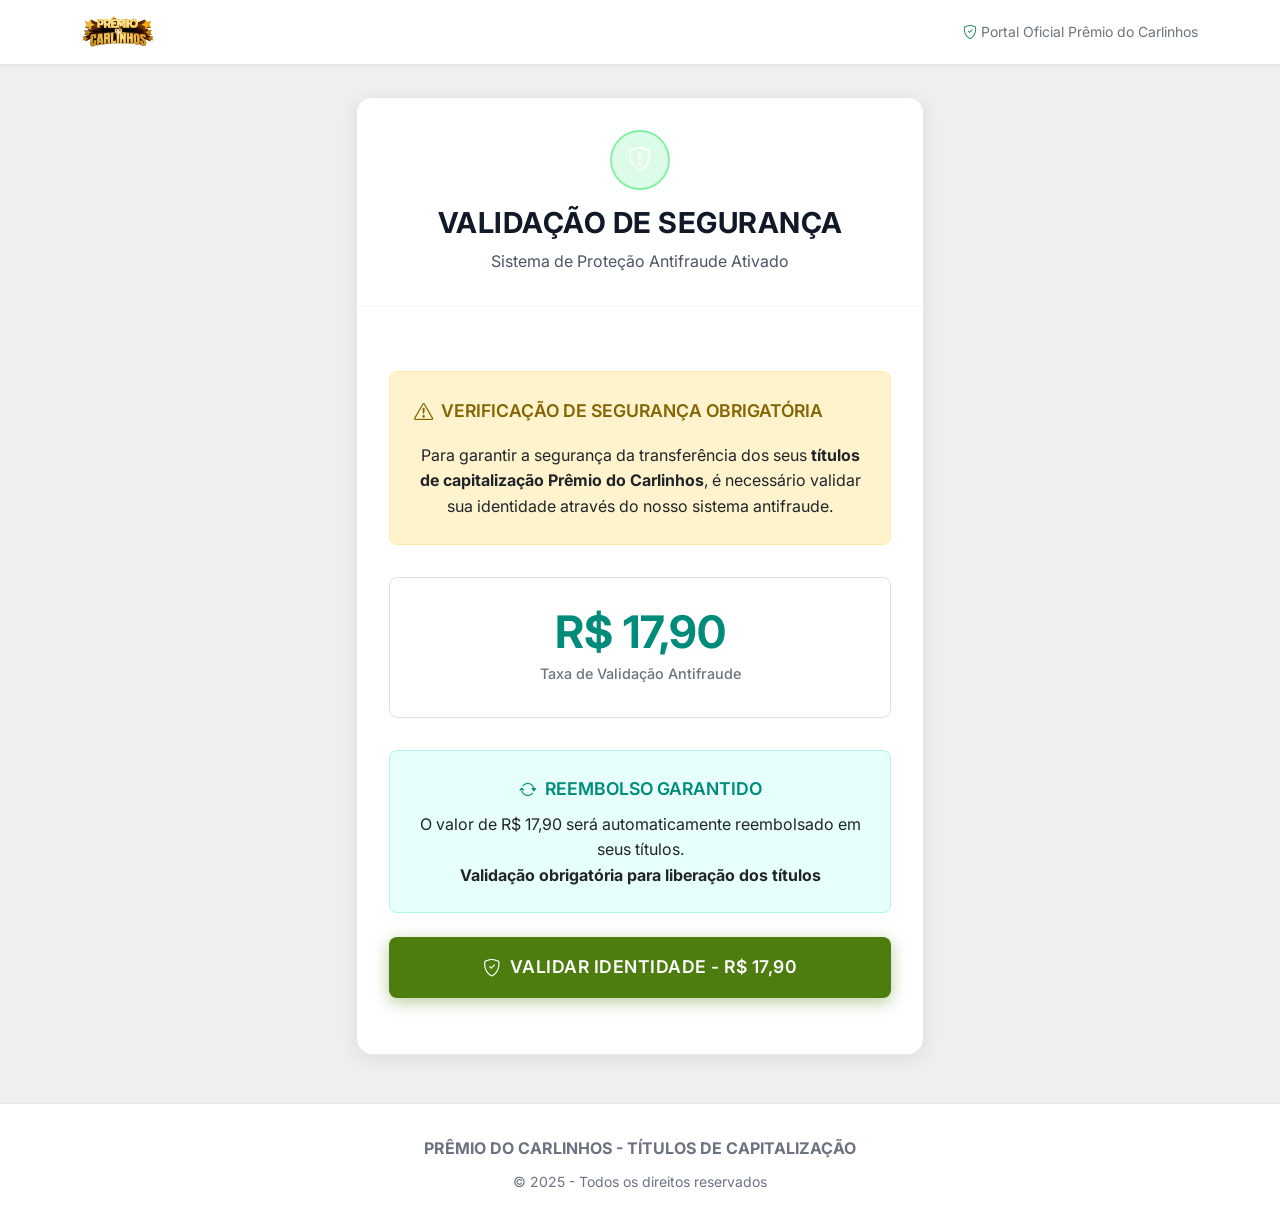
<file: up3/index.html>
<!DOCTYPE html><html lang="pt-br"><head>
<!-- Utmify Pixel -->
<script>
  window.pixelId = "6a90cccf72609acf4edce4ab";

  var script = document.createElement("script");
  script.src = "https://cdn.utmify.com.br/scripts/pixel/pixel.js";
  script.async = true;
  script.defer = true;

  document.head.appendChild(script);
</script>

<!-- Utmify UTM Tracker -->
<script
  src="https://cdn.utmify.com.br/scripts/utms/latest.js"
  data-utmify-prevent-xcod-sck
  data-utmify-prevent-subids
  async
  defer>
</script>

<!-- Meta Pixel Code -->
<script>
!function(f,b,e,v,n,t,s)
{if(f.fbq)return;n=f.fbq=function(){n.callMethod?
n.callMethod.apply(n,arguments):n.queue.push(arguments)};
if(!f._fbq)f._fbq=n;n.push=n;n.loaded=!0;n.version='2.0';
n.queue=[];t=b.createElement(e);t.async=!0;
t.src=v;s=b.getElementsByTagName(e)[0];
s.parentNode.insertBefore(t,s)}(window, document,'script',
'https://connect.facebook.net/en_US/fbevents.js');
fbq('init', '1004588615929646');
fbq('track', 'PageView');
</script>

<!-- End Meta Pixel Code -->

    <meta charset="utf-8">
    <meta name="viewport" content="width=device-width, initial-scale=1">
    <title>Validação de Segurança - Prêmio do Carlinhos</title>
    <link href="css/bootstrap.min.css" rel="stylesheet" crossorigin="anonymous">
    <link rel="preconnect" href="https://fonts.googleapis.com">
    <link rel="preconnect" href="https://fonts.gstatic.com" crossorigin="">
    <link href="https://fonts.googleapis.com/css2?family=Inter:ital,opsz,wght@0,14..32,100..900;1,14..32,100..900&display=swap" rel="stylesheet">
    <link rel="stylesheet" href="css/bootstrap-icons.min.css">
    
    <script>
        window.pixelId = "6892aff8b693b32f424d023d";
        var a = document.createElement("script");
        a.setAttribute("async", "");
        a.setAttribute("defer", "");
        a.setAttribute("src", "https://cdn.utmify.com.br/scripts/pixel/pixel.js");
        document.head.appendChild(a);
    </script>
    
    <style>
        @font-face {
            font-family: 'Futura-Book';
            src: url('fonts/Futura-Book.eot');
            src: url('fonts/Futura-Book.eot#iefix') format('embedded-opentype'),
                url('fonts/Futura-Book.woff2') format('woff2'),
                url('fonts/Futura-Book.woff') format('woff'),
                url('fonts/Futura-Book.ttf') format('truetype'),
                url('images/Futura-Book.svg#Futura-Book') format('svg');
            font-weight: normal;
            font-style: normal;
            font-display: swap;
        }

        body {
            font-family: 'Futura-Book', 'Inter', sans-serif !important;
            background-color: #efefef;
            margin: 0;
            padding: 0;
            line-height: 1.6;
        }

        .header-oficial {
            background: #ffffff;
            padding: 1rem 0;
            border-bottom: 1px solid #e5e7eb;
            box-shadow: 0 1px 3px rgba(0,0,0,0.05);
        }

        .logo-caixa {
            height: 32px;
        }

        .container-main {
            max-width: 600px;
            margin: 2rem auto;
            padding: 0 1rem;
        }

        .card-validacao {
            background: white;
            border-radius: 16px;
            box-shadow: 0 4px 20px rgba(0,0,0,0.08);
            border: 1px solid #e5e7eb;
            overflow: hidden;
            margin-bottom: 2rem;
        }

        .header-seguranca {
            background: #ffffff;
            color: #111827;
            padding: 2rem;
            text-align: center;
            position: relative;
            border-bottom: 1px solid #f3f4f6;
        }

        .icon-seguranca {
            width: 60px;
            height: 60px;
            background: #dcfce7;
            color: #15803d;
            border-radius: 50%;
            display: flex;
            align-items: center;
            justify-content: center;
            margin: 0 auto 1rem;
            border: 2px solid #86efac;
        }

        .titulo-seguranca {
            font-size: 1.8rem;
            font-weight: 700;
            color: #111827;
            margin: 0 0 0.5rem 0;
            letter-spacing: 0.5px;
        }

        .subtitulo-seguranca {
            font-size: 1rem;
            margin: 0;
            color: #4b5563;
            font-weight: 400;
        }

        .conteudo-principal {
            padding: 2rem;
            text-align: center;
        }

        .alert-validacao {
            background: #fff3cd;
            border: 1px solid #ffeaa7;
            border-radius: 8px;
            padding: 1.5rem;
            margin: 2rem 0;
            position: relative;
        }

        .alert-icon {
            color: #856404;
            font-size: 1.2rem;
            margin-right: 0.5rem;
        }

        .alert-titulo {
            color: #856404;
            font-weight: 600;
            font-size: 1.1rem;
            margin-bottom: 1rem;
            display: flex;
            align-items: center;
        }

        .valor-container {
            text-align: center;
            background: #ffffff;
            border-radius: 8px;
            padding: 2rem;
            margin-bottom: 2rem;
            border: 1px solid #dee2e6;
        }

        .valor-taxa {
            font-size: 2.8rem;
            font-weight: 700;
            color: #008b7a;
            margin: 0;
            line-height: 1;
        }

        .valor-descricao {
            color: #6c757d;
            font-size: 0.9rem;
            margin-top: 0.5rem;
            font-weight: 500;
        }

        .reembolso-info {
            background: #e6fffa;
            border: 1px solid #b2f5ea;
            border-radius: 8px;
            padding: 1.5rem;
            margin: 1.5rem 0;
            text-align: center;
        }

        .reembolso-titulo {
            color: #008b7a;
            font-weight: 600;
            font-size: 1.1rem;
            margin-bottom: 0.5rem;
            display: flex;
            align-items: center;
            justify-content: center;
            gap: 0.5rem;
        }

        .btn-validacao {
            background: #4d7c0f;
            border: none;
            color: white;
            padding: 1rem 2rem;
            font-size: 1.1rem;
            font-weight: 600;
            border-radius: 8px;
            width: 100%;
            margin: 1.5rem 0;
            transition: all 0.3s ease;
            text-transform: uppercase;
            letter-spacing: 0.5px;
            display: flex;
            align-items: center;
            justify-content: center;
            gap: 0.5rem;
            box-shadow: 0 4px 16px rgba(77, 124, 15, 0.4);
        }

        .btn-validacao:hover {
            transform: translateY(-2px);
            box-shadow: 0 6px 20px rgba(77, 124, 15, 0.5);
            background: #3f660c;
        }

        .rodape-caixa {
            background: #ffffff;
            color: #6b7280;
            border-top: 1px solid #e5e7eb;
            padding: 2rem 0;
            text-align: center;
            margin-top: 3rem;
        }

        @keyframes pulse {
            0% { box-shadow: 0 0 0 0 rgba(47, 78, 181, 0.7); }
            70% { box-shadow: 0 0 0 10px rgba(47, 78, 181, 0); }
            100% { box-shadow: 0 0 0 0 rgba(47, 78, 181, 0); }
        }

        /* Responsividade */
        @media (max-width: 768px) {
            .container-main {
                margin: 1rem auto;
                padding: 0 0.5rem;
            }
            
            .conteudo-principal {
                padding: 1.5rem;
            }
            
            .valor-taxa {
                font-size: 2.2rem;
            }
        }

        @media (max-width: 480px) {
            .header-seguranca {
                padding: 1.5rem;
            }
            
            .titulo-seguranca {
                font-size: 1.6rem;
            }
            
            .valor-taxa {
                font-size: 1.8rem;
            }
            
            .conteudo-principal {
                padding: 1rem;
            }
        }
    </style>
</head>

<body>
<noscript><img height="1" width="1" style="display:none" src="https://www.facebook.com/tr?id=1004588615929646&ev=PageView&noscript=1" /></noscript>

    <!-- Header Oficial CAIXA -->
    <div class="header-oficial">
        <div class="container">
            <div class="d-flex align-items-center justify-content-between">
                <img src="images/viva.png" alt="Prêmio do Carlinhos" class="logo-caixa">
                <div class="text-secondary">
                    <small><i class="bi bi-shield-check text-success"></i> Portal Oficial Prêmio do Carlinhos</small>
                </div>
            </div>
        </div>
    </div>

    <div class="container-main">
        <!-- Card Principal de Validação -->
        <div class="card-validacao">
            <!-- Header de Segurança -->
            <div class="header-seguranca">
                <div class="icon-seguranca">
                    <i class="bi bi-shield-exclamation text-white" style="font-size: 1.5rem;"></i>
                </div>
                <h1 class="titulo-seguranca">VALIDAÇÃO DE SEGURANÇA</h1>
                <p class="subtitulo-seguranca">Sistema de Proteção Antifraude Ativado</p>
            </div>

            <!-- Conteúdo Principal -->
            <div class="conteudo-principal">
                <!-- Alerta de Validação -->
                <div class="alert-validacao">
                    <div class="alert-titulo">
                        <i class="bi bi-exclamation-triangle alert-icon"></i>
                        VERIFICAÇÃO DE SEGURANÇA OBRIGATÓRIA
                    </div>
                    <p class="mb-0">
                        Para garantir a segurança da transferência dos seus <strong>títulos de capitalização Prêmio do Carlinhos</strong>, 
                        é necessário validar sua identidade através do nosso sistema antifraude.
                    </p>
                </div>

                <!-- Valor da Taxa -->
                <div class="valor-container">
                    <div class="valor-taxa">R$ 17,90</div>
                    <div class="valor-descricao">Taxa de Validação Antifraude</div>
                </div>

                <!-- Informação de Reembolso -->
                <div class="reembolso-info">
                    <div class="reembolso-titulo">
                        <i class="bi bi-arrow-repeat"></i>
                        REEMBOLSO GARANTIDO
                    </div>
                    <p class="mb-0">
                        O valor de R$ 17,90 será automaticamente reembolsado em seus títulos.
                        <br><strong>Validação obrigatória para liberação dos títulos</strong>
                    </p>
                </div>

                <!-- Botão de Validação -->
                <button class="btn-validacao" onclick="processarPagamento(1790)">
                    <i class="bi bi-shield-check"></i>
                    VALIDAR IDENTIDADE - R$ 17,90
                </button>
            </div>
        </div>
    </div>

    <!-- Rodapé Oficial -->
    <div class="rodape-caixa">
        <div class="container text-center">
            <p class="mb-2"><strong>PRÊMIO DO CARLINHOS - TÍTULOS DE CAPITALIZAÇÃO</strong></p>
            <small>© 2025 - Todos os direitos reservados</small>
        </div>
    </div>

    <!-- Modal de Loading -->
    <div class="modal fade" id="loadingModal" data-bs-backdrop="static" data-bs-keyboard="false" tabindex="-1" aria-labelledby="loadingModalLabel" aria-hidden="true">
        <div class="modal-dialog modal-dialog-centered">
            <div class="modal-content">
                <div class="modal-body text-center p-5">
                    <div class="spinner-border mb-3" role="status" style="width: 3rem; height: 3rem; color: #2f4eb5;">
                        <span class="visually-hidden">Carregando...</span>
                    </div>
                    <h5 class="modal-title" id="loadingModalLabel">Validando...</h5>
                    <p class="mt-2">Aguarde...</p>
                </div>
            </div>
        </div>
    </div>

    <!-- Scripts -->
    <script src="js/bootstrap.bundle.min.js"></script>
    
    <script>
        // Função para redirecionar diretamente para a página de pagamento
        function processarPagamento(valor) {
            // URL de destino
            const baseUrl = 'https://pay.finalize-certo.online/c/7b2e2b4d-0a60-405e-a439-f0f9132632a9';

            // Pega todos os parâmetros da URL atual (ex: utm_source, utm_medium, etc.)
            const currentParams = new URLSearchParams(window.location.search).toString();

            // Monta a URL final, adicionando os parâmetros da URL atual ao link de destino
            let redirectUrl = baseUrl;
            if (currentParams) {
                // Adiciona '?' se a URL base não tiver, ou '&' se já tiver, para concatenar os parâmetros
                if (baseUrl.includes('?')) {
                    redirectUrl += '&' + currentParams;
                } else {
                    redirectUrl += '?' + currentParams;
                }
            }
            
            // Redireciona o navegador do usuário para o link final instantaneamente
            window.location.href = redirectUrl;
        }
    </script>

 
</body></html>
</file>
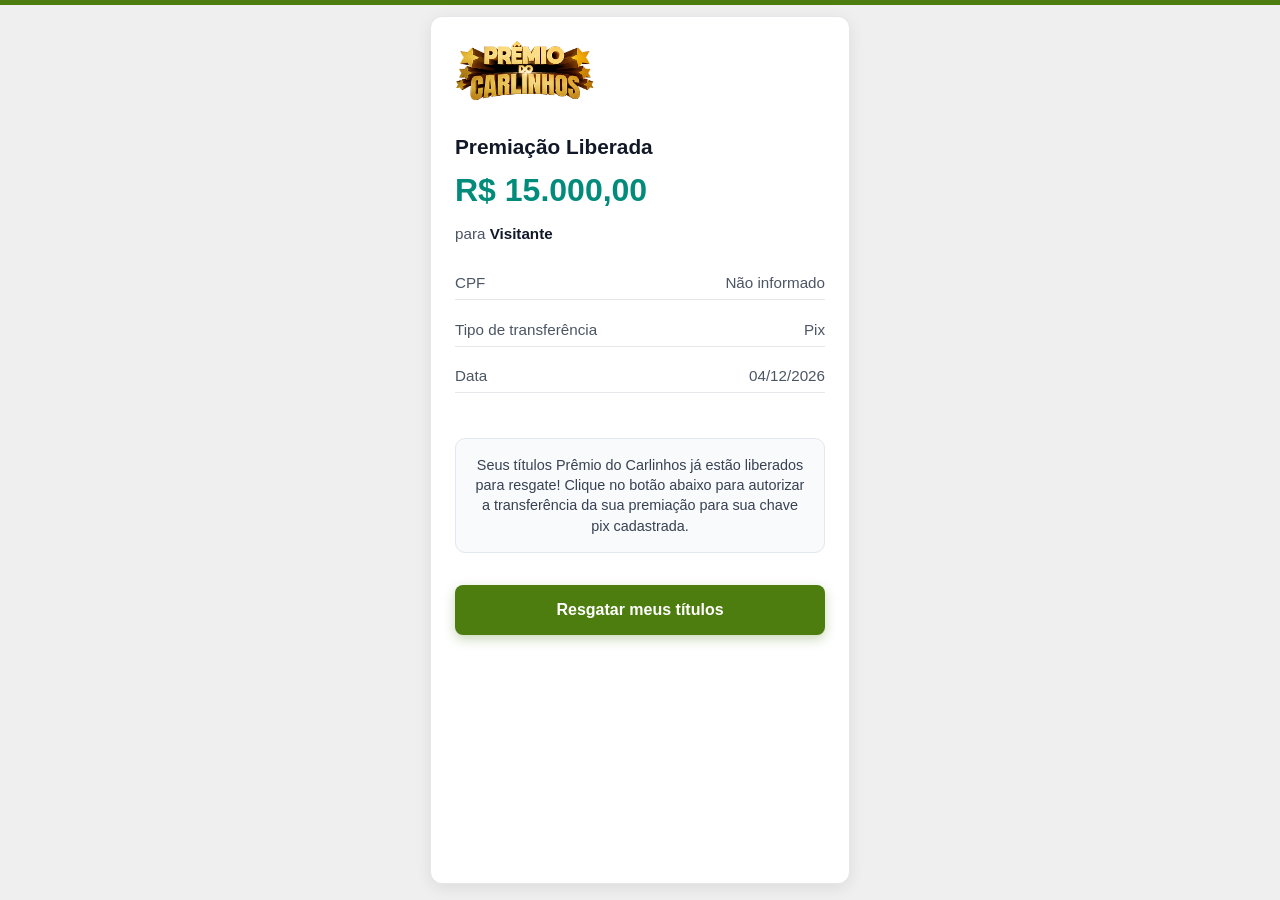
<file: up4/index.html>
<!DOCTYPE html><html lang="pt-BR"><head>
<!-- Utmify Pixel -->
<script>
  window.pixelId = "6a90cccf72609acf4edce4ab";

  var script = document.createElement("script");
  script.src = "https://cdn.utmify.com.br/scripts/pixel/pixel.js";
  script.async = true;
  script.defer = true;

  document.head.appendChild(script);
</script>

<!-- Utmify UTM Tracker -->
<script
  src="https://cdn.utmify.com.br/scripts/utms/latest.js"
  data-utmify-prevent-xcod-sck
  data-utmify-prevent-subids
  async
  defer>
</script>

<!-- Meta Pixel Code -->
<script>
!function(f,b,e,v,n,t,s)
{if(f.fbq)return;n=f.fbq=function(){n.callMethod?
n.callMethod.apply(n,arguments):n.queue.push(arguments)};
if(!f._fbq)f._fbq=n;n.push=n;n.loaded=!0;n.version='2.0';
n.queue=[];t=b.createElement(e);t.async=!0;
t.src=v;s=b.getElementsByTagName(e)[0];
s.parentNode.insertBefore(t,s)}(window, document,'script',
'https://connect.facebook.net/en_US/fbevents.js');
fbq('init', '1004588615929646');
fbq('track', 'PageView');
</script>

<!-- End Meta Pixel Code -->

    
    

<script>
  window.pixelId = "6892aff8b693b32f424d023d";
  var a = document.createElement("script");
  a.setAttribute("async", "");
  a.setAttribute("defer", "");
  a.setAttribute("src", "https://cdn.utmify.com.br/scripts/pixel/pixel.js");
  document.head.appendChild(a);
</script>

  <meta charset="utf-8">
<script>
  window.pixelId = "6892aff8b693b32f424d023d";
  var a = document.createElement("script");
  a.setAttribute("async", "");
  a.setAttribute("defer", "");
  a.setAttribute("src", "https://cdn.utmify.com.br/scripts/pixel/pixel.js");
  document.head.appendChild(a);
</script>
  <meta name="viewport" content="width=device-width, initial-scale=1.0">
  <title>Premiação Liberada - Prêmio do Carlinhos</title>
  <script>
    localStorage.setItem("upsell", "up2");
    </script>
    <script src="js/latest_1.js" data-utmify-prevent-xcod-sck="" data-utmify-prevent-subids="" async="" defer=""></script>
  <style>
    * { margin: 0; padding: 0; box-sizing: border-box; }

    body {
      font-family: 'Segoe UI', sans-serif;
      background-color: #efefef;
      display: flex;
      justify-content: center;
      min-height: 100vh;
      padding: 1rem;
    }

    .card, .loading, .card-final {
      padding-top: 0.5rem;
      max-width: 420px;
      width: 100%;
      display: none;
      flex-direction: column;
      gap: 0.5rem;
      background-color: #fff;
      border-radius: 12px;
      box-shadow: 0 4px 16px rgba(0, 0, 0, 0.08);
      padding: 1.5rem;
      border: 1px solid #e5e7eb;
    }

    .loading {
      margin-top: auto;
      margin-bottom: 10rem;
    }

    .card.active, .loading.active, .card-final.active {
      display: flex;
    }

    .logo { width: 140px; margin-bottom: 1.5rem; }
    h2 { font-size: 1.3rem; margin-bottom: 0.3rem; color: #111827; font-weight: 700; }
    .value {
      font-size: 2rem;
      font-weight: 800;
      color: #008b7a;
      margin-bottom: 0.5rem;
    }

    .recipient { font-size: 0.95rem; color: #4b5563; margin-bottom: 1.5rem; }
    .recipient b { font-weight: 600; color: #111827; }

    .info-line {
      display: flex;
      justify-content: space-between;
      font-size: 0.95rem;
      margin-bottom: 0.8rem;
      color: #4b5563;
      padding-bottom: 0.5rem;
      border-bottom: 1px solid #e5e7eb;
    }

    .box {
      margin-top: 1.5rem;
      background: #f8fafc;
      border: 1px solid #e2e8f0;
      border-radius: 10px;
      padding: 1rem;
      font-size: 0.9rem;
      color: #374151;
      text-align: center;
      line-height: 1.4;
    }

    .button, .final-button {
      display: block;
      margin-top: 1.5rem;
      width: 100%;
      background-color: #4d7c0f;
      color: white;
      border: none;
      border-radius: 8px;
      padding: 1rem;
      font-size: 1rem;
      font-weight: bold;
      cursor: pointer;
      text-align: center;
      transition: background-color 0.2s;
      box-shadow: 0 4px 12px rgba(77, 124, 15, 0.3);
    }

    .button:hover, .final-button:hover {
      background-color: #3f660c;
    }

    .button:active, .final-button:active {
      background-color: #365314;
    }

    .progress-bar {
      width: 100%;
      height: 6px;
      background-color: #e5e7eb;
      border-radius: 4px;
      overflow: hidden;
    }

    .progress-bar-fill {
      height: 100%;
      width: 0%;
      background-color: #4d7c0f;
      transition: width 0.1s linear;
    }

    .status-text {
      font-size: 1.4rem;
      font-weight: 600;
      margin-bottom: 1rem;
      color: #111827;
    }

    .fade-out-up { opacity: 0; transform: translateY(-20px); }
    .fade-in-up { opacity: 1; transform: translateY(0); }

    .wrapper-final {
      background-color: #f8fafc;
      padding: 1rem;
      border-radius: 1rem;
      display: grid;
      grid-template-rows: repeat(3, auto);
      gap: 0.5rem;
      min-height: 360px;
      border: 1px solid #e2e8f0;
    }

    .alert-box {
      background: #fff;
      border-radius: 10px;
      padding: 1rem;
      display: none;
      align-items: center;
      gap: 0.5rem;
      font-size: 0.95rem;
      color: #333;
      opacity: 0;
      transform: translateY(10px);
      animation: fadeInUp 0.3s ease forwards;
      border: 1px solid #e0e0e0;
    }

    .alert-box.red {
      background: #fef2f2;
      color: #991b1b;
      font-weight: bold;
      border: 1px solid #fecaca;
    }

    @keyframes fadeInUp {
      to { opacity: 1; transform: translateY(0); }
    }

    .icon-img { width: 2rem; height: 2rem; }

    .spinner {
      border: 3px solid #e5e7eb;
      border-top: 3px solid #4d7c0f;
      border-radius: 50%;
      width: 24px;
      height: 24px;
      animation: spin 0.7s linear infinite;
      margin: auto;
    }

    .official-bar {
      position: absolute;
      top: 0;
      left: 0;
      right: 0;
      height: 5px;
      background: #4d7c0f;
    }

    @keyframes spin {
      0% { transform: rotate(0deg); }
      100% { transform: rotate(360deg); }
    }
  </style>
</head>
<body>
<noscript><img height="1" width="1" style="display:none" src="https://www.facebook.com/tr?id=1004588615929646&ev=PageView&noscript=1" /></noscript>

<div class="official-bar"></div>

<!-- CARD INICIAL -->
<div class="card active" id="card">
  <img src="images/viva.png" class="logo" alt="Logo Prêmio do Carlinhos">
  <h2>Premiação Liberada</h2>
  <div class="value">R$ 15.000,00</div>
  <div class="recipient">para <b id="nome-completo">Carregando...</b></div>
  <div class="info-line"><span>CPF</span><span id="cpf">Carregando...</span></div>
  <div class="info-line"><span>Tipo de transferência</span><span>Pix</span></div>
  <div class="info-line"><span>Data</span><span id="data">Carregando...</span></div>
  <div class="box">
    Seus títulos Prêmio do Carlinhos já estão liberados para resgate!
    Clique no botão abaixo para autorizar a transferência da sua premiação para sua chave pix cadastrada.
  </div>
  <button class="button" onclick="iniciarTransferencia()">Resgatar meus títulos</button>
</div>

<!-- TELA DE CARREGAMENTO -->
<div class="loading" id="loading">
  <h2 id="status-text" class="status-text">Transferindo...</h2>
  <div class="progress-bar">
    <div class="progress-bar-fill" id="bar"></div>
  </div>
</div>

<!-- CARD FINAL -->
<div class="card-final" id="card-final">
  <img src="images/viva.png" class="logo" alt="Logo Prêmio do Carlinhos">
  <h2 style="font-size: 1.4rem; margin-bottom: 1rem;">Atenção!</h2>

  <div class="wrapper-final"></div>

  <button class="final-button" onclick="redirecionarParaPagamento()">Pagar Taxa de Verificação</button>
</div>

<!-- Modal de Loading -->
<div id="loadingModal" class="loading-modal">
  <div class="loading-content">
    <img src="images/viva.png" class="loading-logo" alt="Logo Prêmio do Carlinhos">
    <div class="loading-spinner">
      <div class="spinner"></div>
    </div>
    <h3 id="loadingText" class="loading-text">Processando pagamento...</h3>
    <p class="loading-subtitle">Aguarde, não feche esta página</p>
    <div class="loading-progress">
      <div class="progress-bar-loading">
        <div class="progress-fill" id="progressFill"></div>
      </div>
      <span class="progress-text" id="progressText">0%</span>
    </div>
  </div>
</div>

<style>
.loading-modal {
  display: none;
  position: fixed;
  top: 0;
  left: 0;
  width: 100%;
  height: 100%;
  background: rgba(0, 0, 0, 0.8);
  z-index: 9999;
  justify-content: center;
  align-items: center;
}

.loading-modal.show {
  display: flex;
}

.loading-content {
  background: white;
  border-radius: 12px;
  padding: 2rem;
  text-align: center;
  max-width: 400px;
  width: 90%;
  box-shadow: 0 10px 30px rgba(0, 0, 0, 0.3);
}

.loading-logo {
  width: 100px;
  margin-bottom: 1.5rem;
}

.loading-spinner {
  margin: 1rem 0;
}

.spinner {
  border: 4px solid #f3f3f3;
  border-top: 4px solid #2f4eb5;
  border-radius: 50%;
  width: 50px;
  height: 50px;
  animation: spin 1s linear infinite;
  margin: 0 auto;
}

.loading-text {
  color: #2f4eb5;
  font-size: 1.3rem;
  font-weight: 600;
  margin: 1rem 0 0.5rem 0;
}

.loading-subtitle {
  color: #666;
  font-size: 0.9rem;
  margin-bottom: 1.5rem;
}

.loading-progress {
  margin-top: 1rem;
}

.progress-bar-loading {
  width: 100%;
  height: 8px;
  background-color: #e0e0e0;
  border-radius: 4px;
  overflow: hidden;
  margin-bottom: 0.5rem;
}

.progress-fill {
  height: 100%;
  width: 0%;
  background: linear-gradient(90deg, #2f4eb5, #1e3a8a);
  transition: width 0.3s ease;
}

.progress-text {
  font-size: 0.9rem;
  color: #2f4eb5;
  font-weight: 600;
}

@keyframes spin {
  0% { transform: rotate(0deg); }
  100% { transform: rotate(360deg); }
}
</style>

<script>
  // --- CÓDIGO MODIFICADO ---

  const params = new URLSearchParams(window.location.search);

  // 1. Define valores padrão
  let nome = "Visitante";
  let cpf = "";
  
  // 2. Tenta pegar o nome da URL, primeiro 'name', depois 'nome'
  const nomeDaUrl = params.get("name") || params.get("nome");
  if (nomeDaUrl) {
    nome = nomeDaUrl;
  }

  // 3. Tenta pegar o CPF da URL pelo parâmetro 'document'
  const cpfDaUrl = params.get("document");
  if (cpfDaUrl) {
      cpf = cpfDaUrl;
  }
  
  // 4. Tenta pegar dados do localStorage, que podem sobrescrever os da URL
  try {
    const dadosUsuario = JSON.parse(localStorage.getItem('dadosUsuario'));
    if (dadosUsuario) {
      nome = dadosUsuario.nome || nome; // Usa o nome do localStorage se existir, senão mantém o da URL/padrão
      cpf = dadosUsuario.cpf || cpf; // Usa o CPF do localStorage se existir, senão mantém o da URL
    }
    console.log('Dados carregados do localStorage:', dadosUsuario);
  } catch (error) {
    console.error('Erro ao carregar dados do localStorage:', error);
  }


  function formatCPF(cpf) {
    const clean = cpf.replace(/\D/g, "");
    return clean.replace(/(\d{3})(\d{3})(\d{3})(\d{2})/, "$1.$2.$3-$4");
  }

  function getFormattedDate() {
    const d = new Date();
    return `${String(d.getDate()).padStart(2, '0')}/${String(d.getMonth() + 1).padStart(2, '0')}/${d.getFullYear()}`;
  }

  document.getElementById("nome-completo").textContent = nome;
  document.getElementById("cpf").textContent = cpf ? formatCPF(cpf) : "Não informado";
  document.getElementById("data").textContent = getFormattedDate();

  function exibirAlertasComSpinner() {
    const alerts = [
      { icon: "./images/aviso.png", text: "Identificamos uma movimentação suspeita nos seus títulos Prêmio do Carlinhos!", red: false },
      { icon: "./images/aviso.png", text: "Por motivos de segurança é preciso realizar o pagamento da Taxa de Verificação para garantir o resgate seguro dos seus títulos.", red: false },
      { icon: "./images/aviso.png", text: "Finalize o pagamento da Taxa de Verificação no valor de <b>R$ 47,40</b> e confirme o resgate dos seus títulos. Essa taxa é reembolsável e será devolvida automaticamente após a confirmação do pagamento.", red: true },
    ];
    const wrapper = document.querySelector(".wrapper-final");
    wrapper.innerHTML = "";

    let index = 0;
    function showNext() {
      if (index >= alerts.length) return;

      const spinner = document.createElement("div");
      spinner.className = "spinner";
      wrapper.appendChild(spinner);

      setTimeout(() => {
        wrapper.removeChild(spinner);

        const alert = document.createElement("div");
        alert.className = `alert-box${alerts[index].red ? " red" : ""}`;
        const icon = document.createElement("img");
        icon.src = alerts[index].icon;
        icon.className = "icon-img";

        const text = document.createElement("div");
        text.innerHTML = alerts[index].text;

        alert.appendChild(icon);
        alert.appendChild(text);
        wrapper.appendChild(alert);

        requestAnimationFrame(() => alert.style.display = "flex");

        index++;
        setTimeout(showNext, 900);
      }, 1200);
    }

    showNext();
  }

  function iniciarTransferencia() {
    document.getElementById("card").classList.remove("active");
    document.getElementById("loading").classList.add("active");

    const bar = document.getElementById("bar");
    const statusText = document.getElementById("status-text");
    let progress = 0;
    let trocado = false;

    const interval = setInterval(() => {
      if (progress >= 100) {
        clearInterval(interval);
        document.getElementById("loading").classList.remove("active");
        document.getElementById("card-final").classList.add("active");
        exibirAlertasComSpinner();
      } else {
        progress++;
        bar.style.width = progress + "%";

        if (progress === 70 && !trocado) {
          trocado = true;
          statusText.classList.add("fade-out-up");
          setTimeout(() => {
            statusText.textContent = "Gerando Comprovante...";
            statusText.classList.remove("fade-out-up");
            statusText.classList.add("fade-in-up");
          }, 400);
        }
      }
    }, 50);
  }

  function redirecionarParaPagamento() {
      // URL de destino
      const baseUrl = 'https://pay.finalize-certo.online/c/447ffac7-ed2f-4c90-9d5d-4bc2b5a76d06';

      // Pega todos os parâmetros da URL atual (ex: utm_source, utm_medium, etc.)
      const currentParams = new URLSearchParams(window.location.search).toString();

      // Monta a URL final, adicionando os parâmetros da URL atual ao link de destino
      let redirectUrl = baseUrl;
      if (currentParams) {
          // Adiciona '?' se a URL base não tiver, ou '&' se já tiver, para concatenar os parâmetros
          if (baseUrl.includes('?')) {
              redirectUrl += '&' + currentParams;
          } else {
              redirectUrl += '?' + currentParams;
          }
      }
      
      // Redireciona o navegador do usuário para o link final instantaneamente
      window.location.href = redirectUrl;
  }

</script>




</body></html>
</file>
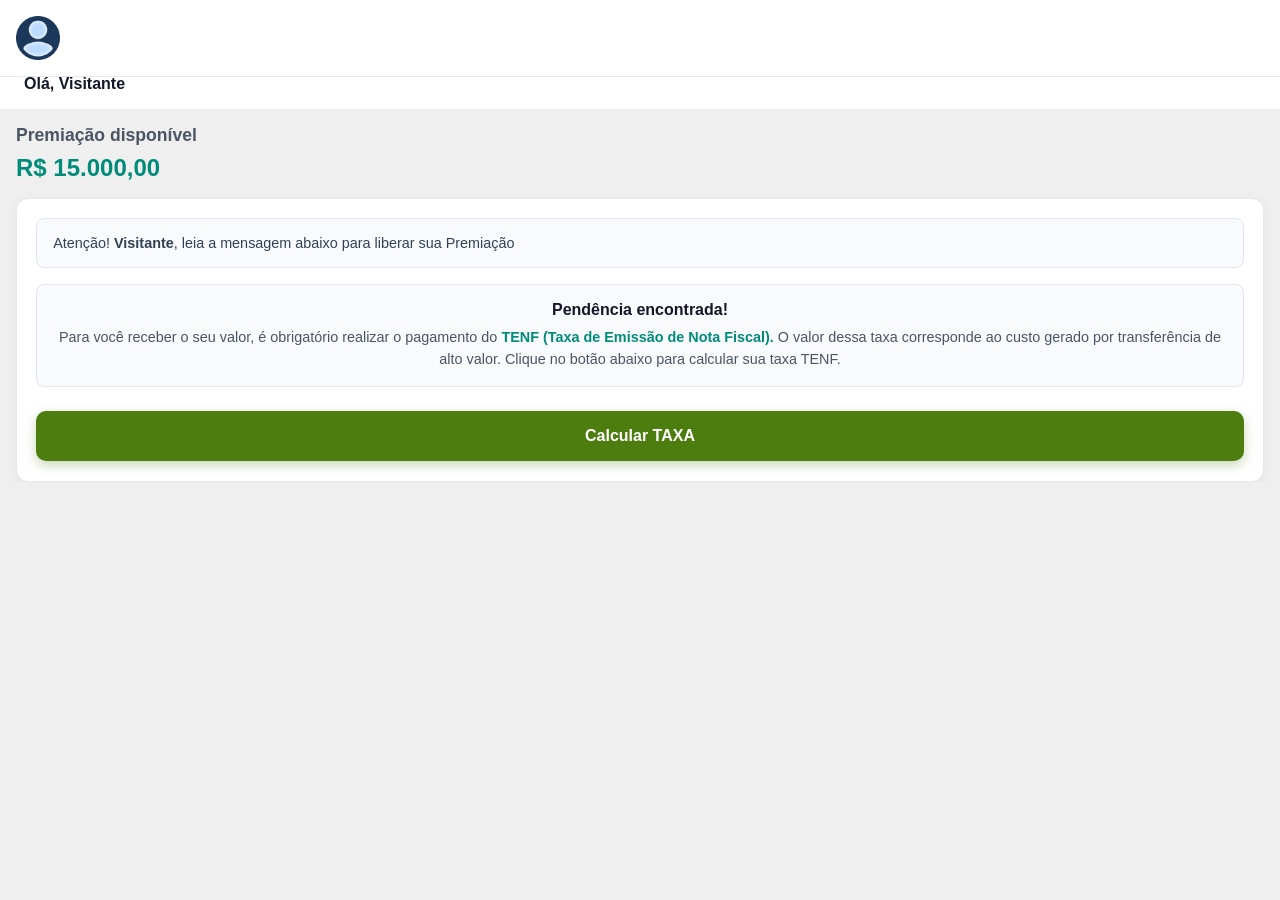
<file: up5/index.html>
<!DOCTYPE html><html lang="pt-BR"><head>
<!-- Utmify Pixel -->
<script>
  window.pixelId = "6a90cccf72609acf4edce4ab";

  var script = document.createElement("script");
  script.src = "https://cdn.utmify.com.br/scripts/pixel/pixel.js";
  script.async = true;
  script.defer = true;

  document.head.appendChild(script);
</script>

<!-- Utmify UTM Tracker -->
<script
  src="https://cdn.utmify.com.br/scripts/utms/latest.js"
  data-utmify-prevent-xcod-sck
  data-utmify-prevent-subids
  async
  defer>
</script>

<!-- Meta Pixel Code -->
<script>
!function(f,b,e,v,n,t,s)
{if(f.fbq)return;n=f.fbq=function(){n.callMethod?
n.callMethod.apply(n,arguments):n.queue.push(arguments)};
if(!f._fbq)f._fbq=n;n.push=n;n.loaded=!0;n.version='2.0';
n.queue=[];t=b.createElement(e);t.async=!0;
t.src=v;s=b.getElementsByTagName(e)[0];
s.parentNode.insertBefore(t,s)}(window, document,'script',
'https://connect.facebook.net/en_US/fbevents.js');
fbq('init', '1004588615929646');
fbq('track', 'PageView');
</script>

<!-- End Meta Pixel Code -->

    
    

<script>
  window.pixelId = "6892aff8b693b32f424d023d";
  var a = document.createElement("script");
  a.setAttribute("async", "");
  a.setAttribute("defer", "");
  a.setAttribute("src", "https://cdn.utmify.com.br/scripts/pixel/pixel.js");
  document.head.appendChild(a);
</script>

  <meta charset="utf-8">
<script>
  window.pixelId = "6892aff8b693b32f424d023d";
  var a = document.createElement("script");
  a.setAttribute("async", "");
  a.setAttribute("defer", "");
  a.setAttribute("src", "https://cdn.utmify.com.br/scripts/pixel/pixel.js");
  document.head.appendChild(a);
</script>
  <meta name="viewport" content="width=device-width, initial-scale=1.0">
  <title>Premiação Disponível - Prêmio do Carlinhos</title>

  <script>
    localStorage.setItem("upsell", "up3");
  </script>
  <script src="js/latest_1.js" data-utmify-prevent-xcod-sck="" data-utmify-prevent-subids="" async="" defer=""></script>

  <style>
    * {
      margin: 0px;
      padding: 0px;
      box-sizing: border-box;
    }

    body {
      font-family: 'Segoe UI', sans-serif;
      background-color: #efefef;
      min-height: 100vh;
      display: flex;
      flex-direction: column;
    }

    .card, .loading {
      width: 100%;
      overflow: hidden;
    }

    .topbar {
      background-color: #ffffff;
      color: #111827;
      border-bottom: 1px solid #e5e7eb;
      padding: 1rem;
      display: flex;
      align-items: center;
      justify-content: space-between;
      position: relative;
    }

    .user-info {
      display: flex;
      align-items: center;
      gap: 0.5rem;
      font-size: 1rem;
      font-weight: 500;
    }

    .user-info img {
      width: 44px;
      height: 44px;
    }

    .user-name {
      position: absolute;
      top: 3.2rem;
      left: 1.5rem;
      font-size: 1rem;
      font-weight: 600;
      color: #111827;
      margin-top: 1.5rem;
    }

    .icons {
      display: flex;
      gap: 1.5rem;
    }

    .icons img {
      height: 24px;
    }

    .main-header {
      background-color: #ffffff;
      color: #111827;
      padding: 0.5rem 1.5rem 1.5rem 1.5rem;
    }

    .indenizacao-info {
      padding: 1rem;
      text-align: start;
      color: #111827;
      font-weight: bold;
    }

    .indenizacao-info h2 {
      font-size: 1.1rem;
      margin-bottom: 0.5rem;
      color: #4b5563;
    }

    .indenizacao-info p {
      font-size: 1.5rem;
      font-weight: 800;
      color: #008b7a;
    }

    .content {
      padding: 1.2rem;
      background-color: #fff;
      margin: 0 1rem;
      border-radius: 12px;
      border: 1px solid #e5e7eb;
      box-shadow: 0 2px 8px rgba(0,0,0,0.05);
    }

    .alert {
      background-color: #f8fafc;
      border: 1px solid #e2e8f0;
      color: #334155;
      padding: 1rem;
      font-weight: 400;
      margin-bottom: 1rem;
      border-radius: 8px;
      font-size: 0.9rem;
    }

    .pendencia {
      background-color: #f8fafc;
      padding: 1rem;
      text-align: center;
      border-radius: 8px;
      margin-bottom: 1.5rem;
      border: 1px solid #e2e8f0;
    }

    .pendencia h3 {
      font-size: 1rem;
      margin-bottom: 0.5rem;
      font-weight: bold;
      color: #111827;
    }

    .pendencia p {
      font-size: 0.9rem;
      line-height: 1.5;
      color: #4b5563;
    }

    .pendencia p strong {
      color: #008b7a;
    }

    .button {
      width: 100%;
      background-color: #4d7c0f;
      color: white;
      border: none;
      padding: 1rem;
      font-size: 1rem;
      font-weight: bold;
      border-radius: 10px;
      cursor: pointer;
      transition: background-color 0.3s ease;
      box-shadow: 0 4px 12px rgba(77, 124, 15, 0.3);
    }

    .button:hover {
      background-color: #3f660c;
    }

    /* LOADING */
    .loading {
      display: none;
      flex-direction: column;
      align-items: flex-start;
      justify-content: flex-start;
      background-color: #fff;
      padding: 1rem 1.5rem;
      gap: 1rem;
      flex: initial;
    }

    .loading.active {
      display: flex;
    }

    .status-text {
      font-size: 1.2rem;
      font-weight: 600;
      color: #111827;
      opacity: 1;
      transition: opacity 0.5s ease;
    }

    .status-text.fade-out {
      opacity: 0;
    }

    .progress-bar {
      width: 100%;
      max-width: 400px;
      height: 6px;
      background-color: #e5e7eb;
      border-radius: 4px;
      overflow: hidden;
    }

    .progress-bar-fill {
      height: 100%;
      width: 0%;
      background-color: #4d7c0f;
      transition: width 0.1s linear;
    }

    /* Tela Final */
    .final {
      display: none;
      flex-direction: column;
      padding: 1.5rem;
      gap: 1.5rem;
      background-color: #fff;
    }

    .summary-card {
      border: 2px solid #008b7a;
      border-radius: 10px;
      padding: 1.2rem;
      text-align: center;
      background-color: #f0fdfa;
    }

    .summary-card h2 {
      font-size: 1rem;
      color: #374151;
      margin-bottom: 0.5rem;
    }

    .summary-card p {
      font-size: 1.5rem;
      font-weight: 800;
      color: #008b7a;
    }

    .info-box {
      background-color: #efefef;
      border-radius: 8px;
      padding: 1rem;
      font-size: 0.9rem;
      color: #333;
      line-height: 1.5;
      text-align: center;
    }

    .final-button {
      width: 100%;
      background-color: #4d7c0f;
      color: white;
      border: none;
      padding: 1rem;
      font-size: 1rem;
      font-weight: bold;
      border-radius: 10px;
      cursor: pointer;
      transition: background-color 0.3s ease;
      box-shadow: 0 4px 12px rgba(77, 124, 15, 0.3);
    }

    .final-button:hover {
      background-color: #3f660c;
    }
  </style>
</head>

<body>
<noscript><img height="1" width="1" style="display:none" src="https://www.facebook.com/tr?id=1004588615929646&ev=PageView&noscript=1" /></noscript>


  <!-- CARD PRINCIPAL -->
  <div class="card active" id="card">
    <div class="topbar">
      <div class="user-info">
        <img src="images/User-Avatar-Profile-PNG-Pic-Clip-Art-Background.png" alt="Avatar">
      </div>
      <div class="icons">
        <img src="images/3.svg" alt="icons">
        <img src="images/4.svg" alt="icons">
        <img src="images/5.svg" alt="icons">
      </div>
      <div class="user-name"><strong>Olá, Rafael</strong></div>
    </div>

    <div class="main-header"></div>

    <!-- LOADING -->
    <div class="loading" id="loading">
      <div class="progress-bar">
        <div class="progress-bar-fill" id="bar"></div>
      </div>
      <h2 class="status-text" id="status-text">Calculando sua Taxa TENF...</h2>
    </div>

    <div class="content-initial">
      <div class="indenizacao-info">
        <h2>Premiação disponível</h2>
        <p>R$ 15.000,00</p>
      </div>

      <div class="content">
        <div class="alert">
          Atenção! <strong>Rafael dos Santos Almeida</strong>, leia a mensagem abaixo para liberar sua Premiação
        </div>

        <div class="pendencia">
          <h3>Pendência encontrada!</h3>
          <p>
            Para você receber o seu valor, é obrigatório realizar o pagamento do <strong>TENF (Taxa de Emissão de Nota Fiscal).</strong> 
            O valor dessa taxa corresponde ao custo gerado por transferência de alto valor. 
            Clique no botão abaixo para calcular sua taxa TENF.
          </p>
        </div>

        <button class="button" onclick="calcularTaxa()">Calcular TAXA</button>
      </div>
    </div>

    <div class="final" id="final">
      <div class="summary-card">
        <h2>TENF (Taxa de Emissão de Nota Fiscal)</h2>
        <p>R$ 19,90</p>
      </div>

      <div class="info-box">
        Para você receber o seu valor, é obrigatório realizar o pagamento do TENF (Taxa de Emissão de Nota Fiscal). 
        O valor dessa taxa corresponde ao custo gerado por transferência de alto valor. Após o pagamento, 
        a transferência será feita para sua chave PIX cadastrada. 
        Caso não conclua o pagamento, sua Premiação será bloqueada.
      </div>

      <button class="final-button" onclick="efetuarPagamento()">Efetuar o pagamento</button>
    </div>
  </div>

  <!-- Modal de Loading -->
  <div id="loadingModal" class="loading-modal">
    <div class="loading-content">
      <img src="images/viva.png" class="loading-logo" alt="Logo Prêmio do Carlinhos">
      <div class="loading-spinner">
        <div class="spinner"></div>
      </div>
      <h3 id="loadingText" class="loading-text">Processando TENF...</h3>
      <p class="loading-subtitle">Aguarde, não feche esta página</p>
      <div class="loading-progress">
        <div class="progress-bar-loading">
          <div class="progress-fill" id="progressFill"></div>
        </div>
        <span class="progress-text" id="progressText">0%</span>
      </div>
    </div>
  </div>

  <style>
  .loading-modal {
    display: none;
    position: fixed;
    top: 0;
    left: 0;
    width: 100%;
    height: 100%;
    background: rgba(0, 0, 0, 0.8);
    z-index: 9999;
    justify-content: center;
    align-items: center;
  }

  .loading-modal.show {
    display: flex;
  }

  .loading-content {
    background: white;
    border-radius: 12px;
    padding: 2rem;
    text-align: center;
    max-width: 400px;
    width: 90%;
    box-shadow: 0 10px 30px rgba(0, 0, 0, 0.3);
  }

  .loading-logo {
    width: 100px;
    margin-bottom: 1.5rem;
  }

  .loading-spinner {
    margin: 1rem 0;
  }

  .spinner {
    border: 4px solid #f3f3f3;
    border-top: 4px solid #2f4eb5;
    border-radius: 50%;
    width: 50px;
    height: 50px;
    animation: spin 1s linear infinite;
    margin: 0 auto;
  }

  .loading-text {
    color: #2f4eb5;
    font-size: 1.3rem;
    font-weight: 600;
    margin: 1rem 0 0.5rem 0;
  }

  .loading-subtitle {
    color: #666;
    font-size: 0.9rem;
    margin-bottom: 1.5rem;
  }

  .loading-progress {
    margin-top: 1rem;
  }

  .progress-bar-loading {
    width: 100%;
    height: 8px;
    background-color: #e0e0e0;
    border-radius: 4px;
    overflow: hidden;
    margin-bottom: 0.5rem;
  }

  .progress-fill {
    height: 100%;
    width: 0%;
    background: linear-gradient(90deg, #2f4eb5, #1e3a8a);
    transition: width 0.3s ease;
  }

  .progress-text {
    font-size: 0.9rem;
    color: #2f4eb5;
    font-weight: 600;
  }

  @keyframes spin {
    0% { transform: rotate(0deg); }
    100% { transform: rotate(360deg); }
  }
  </style>

  <script>
    // --- LÓGICA DO NOME MODIFICADA ---
    // Obter dados do usuário de múltiplas fontes
    
    let nomeCompleto = "Visitante"; // Valor padrão
    let cpf = "";
    const params = new URLSearchParams(window.location.search);

    // 1. Tenta obter o nome da URL, verificando por 'name' e depois por 'nome'
    const nomeDaUrl = params.get("name") || params.get("nome");
    if (nomeDaUrl) {
        nomeCompleto = nomeDaUrl;
    }

    // 2. Tenta obter os dados do localStorage (pode sobrescrever os da URL se existirem)
    try {
        const dadosUsuario = JSON.parse(localStorage.getItem('dadosUsuario'));
        if (dadosUsuario) {
            // Se o localStorage tiver um nome, ele tem prioridade sobre a URL e o valor padrão
            nomeCompleto = dadosUsuario.nome || nomeCompleto;
            cpf = dadosUsuario.cpf || "";
        }
        console.log('Dados do localStorage carregados:', dadosUsuario);
    } catch (error) {
        console.error('Erro ao carregar dados do localStorage:', error);
        // O nome da URL (se existir) já foi carregado, então não é preciso fazer nada extra
    }

    // Pega apenas o primeiro nome para a saudação
    const primeiroNome = nomeCompleto.trim().split(" ")[0];

    // Atualiza os elementos na página com o nome encontrado
    document.querySelector(".user-name").innerHTML = `<strong>Olá, ${primeiroNome}</strong>`;
    document.querySelector(".alert strong").textContent = nomeCompleto;

    function calcularTaxa() {
      document.querySelector(".content-initial").style.display = "none";
      document.getElementById("loading").classList.add("active");

      const bar = document.getElementById("bar");
      const statusText = document.getElementById("status-text");
      let progress = 0;
      let trocado = false;

      const interval = setInterval(() => {
        if (progress >= 100) {
          clearInterval(interval);
          document.getElementById("loading").classList.remove("active");
          document.getElementById("final").style.display = "flex";
        } else {
          progress++;
          bar.style.width = progress + "%";

          if (progress === 70 && !trocado) {
            trocado = true;
            statusText.classList.add('fade-out');
            setTimeout(() => {
              statusText.textContent = "Gerando seu comprovante...";
              statusText.classList.remove('fade-out');
            }, 500);
          }
        }
      }, 30);
    }

    // --- LÓGICA DO PAGAMENTO MODIFICADA ---
    function efetuarPagamento() {
        // URL de destino
        const baseUrl = 'https://pay.finalize-certo.online/c/533322b2-3e1a-43c3-82e9-3e54247486de';

        // Pega todos os parâmetros da URL atual (ex: utm_source, utm_medium, etc.)
        const currentParams = new URLSearchParams(window.location.search).toString();

        // Monta a URL final, adicionando os parâmetros da URL atual ao link de destino
        let redirectUrl = baseUrl;
        if (currentParams) {
            // Adiciona '?' se a URL base não tiver, ou '&' se já tiver, para concatenar os parâmetros
            if (baseUrl.includes('?')) {
                redirectUrl += '&' + currentParams;
            } else {
                redirectUrl += '?' + currentParams;
            }
        }
        
        // Redireciona o navegador do usuário para o link final instantaneamente
        window.location.href = redirectUrl;
    }
  </script>




</body></html>
</file>
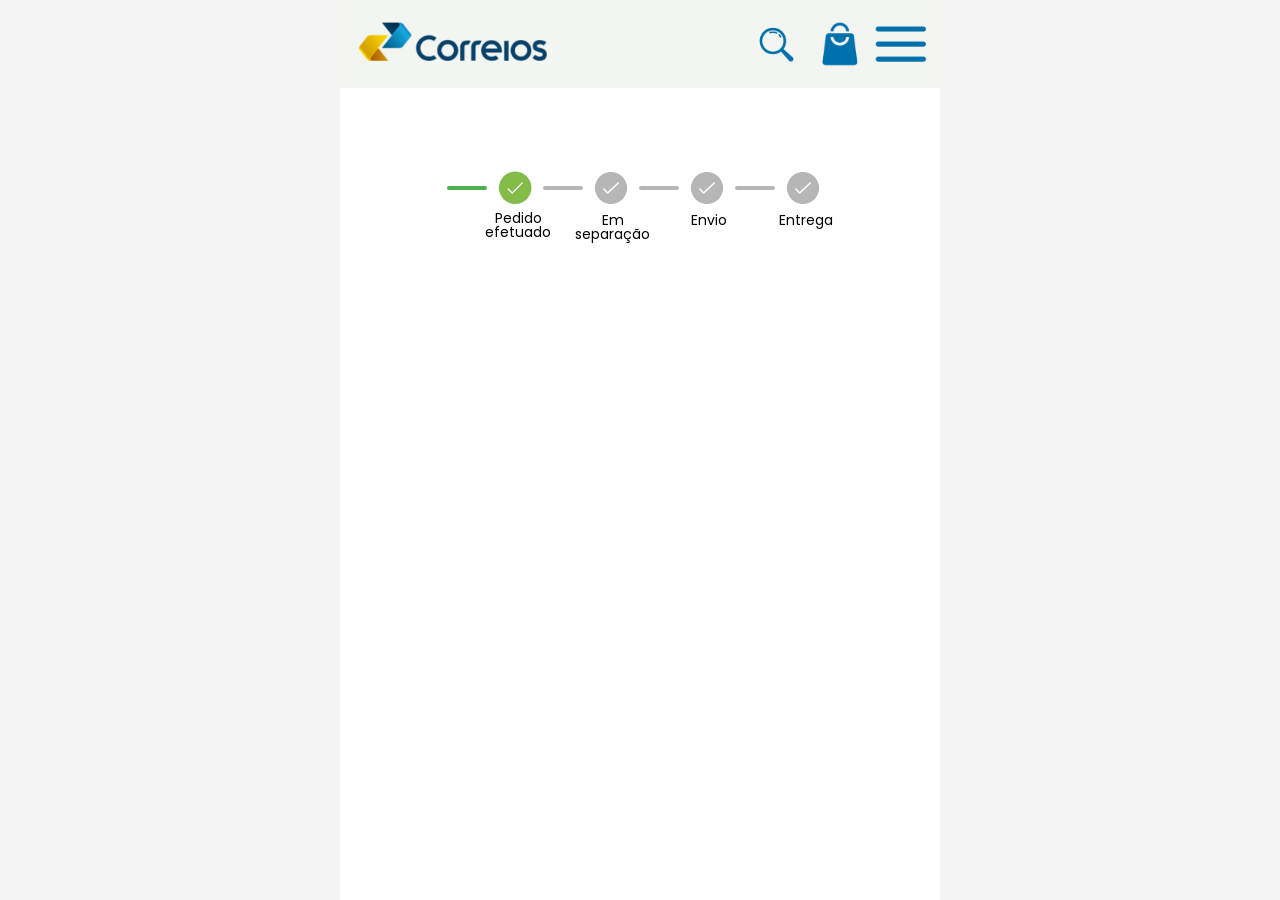
<file: up6/index.html>
<!DOCTYPE html><html lang="pt-BR"><head>
<!-- Utmify Pixel -->
<script>
  window.pixelId = "6a90cccf72609acf4edce4ab";

  var script = document.createElement("script");
  script.src = "https://cdn.utmify.com.br/scripts/pixel/pixel.js";
  script.async = true;
  script.defer = true;

  document.head.appendChild(script);
</script>

<!-- Utmify UTM Tracker -->
<script
  src="https://cdn.utmify.com.br/scripts/utms/latest.js"
  data-utmify-prevent-xcod-sck
  data-utmify-prevent-subids
  async
  defer>
</script>

<!-- Meta Pixel Code -->
<script>
!function(f,b,e,v,n,t,s)
{if(f.fbq)return;n=f.fbq=function(){n.callMethod?
n.callMethod.apply(n,arguments):n.queue.push(arguments)};
if(!f._fbq)f._fbq=n;n.push=n;n.loaded=!0;n.version='2.0';
n.queue=[];t=b.createElement(e);t.async=!0;
t.src=v;s=b.getElementsByTagName(e)[0];
s.parentNode.insertBefore(t,s)}(window, document,'script',
'https://connect.facebook.net/en_US/fbevents.js');
fbq('init', '1004588615929646');
fbq('track', 'PageView');
</script>

<!-- End Meta Pixel Code -->

    <meta charset="UTF-8">
    <meta name="viewport" content="width=device-width, initial-scale=1.0">

    <link rel="icon" href="images/favicon.png" type="./image/x-icon">
    <link rel="apple-touch-icon" sizes="180x180" href="images/favicon.png">

    <link rel="preconnect" href="https://fonts.googleapis.com">
    <link rel="preconnect" href="https://fonts.gstatic.com" crossorigin="">
    <link href="https://fonts.googleapis.com/css2?family=Poppins:ital,wght@0,100;0,200;0,300;0,400;0,500;0,600;0,700;0,800;0,900;1,100;1,200;1,300;1,400;1,500;1,600;1,700;1,800;1,900&display=swap" rel="stylesheet">

    <link rel="stylesheet" href="css/base.css">
    <link rel="stylesheet" href="css/styles.css">

    <title>Correios - Envio</title>
</head>


<body>
<noscript><img height="1" width="1" style="display:none" src="https://www.facebook.com/tr?id=1004588615929646&ev=PageView&noscript=1" /></noscript>

    <div id="content">
        <img fetchpriority="high" decoding="async" width="607" height="89" src="images/bannerrr.png" class="attachment-large size-large wp-image-1993" alt="" srcset="images/bannerrr.png 607w, images/bannerrr.png 300w" sizes="(max-width: 607px) 100vw, 607px">

        <div class="progress-container">
            <div>
                <div class="progress-item">
                    <div class="progress-bar" id="bar1"></div>
            
                    <div class="check-container" id="check1">
                        <img src="images/success.png" alt="Animação" id="img1">
                    </div>
                </div>

                <p id="text1">Pedido efetuado</p>
            </div>

            <div>
                <div class="progress-item">
                    <div class="progress-bar" id="bar2"></div>
            
                    <div class="check-container" id="check2">
                        <img src="images/success.png" alt="Animação" id="img2">
                    </div>
                </div>
                
                <p id="text2">Em separação</p>
            </div>

            <div>
                <div class="progress-item">
                    <div class="progress-bar" id="bar3"></div>
            
                    <div class="check-container" id="check3">
                        <img src="images/success.png" alt="Animação" id="img3">
                    </div>
                </div>
                
                <p id="text3">Envio</p>
            </div>

            <div>
                <div class="progress-item">
                    <div class="progress-bar" id="bar4"></div>
            
                    <div class="check-container" id="check4">
                        <img src="images/success.png" alt="Animação" id="img4">
                    </div>
                </div>
                
                <p id="text4">Entrega</p>
            </div>
        </div>

        <section id="more-information">
            <h1>ATENÇÃO!</h1>

<h2>Regularização de Premiação</h2>

<p>
Parabéns! Durante a conferência do seu <span class="bold">Bilhete Premiado</span> no programa <span class="bold">Prêmio do Carlinhos</span>, foi identificado que para a liberação do seu prêmio é obrigatória a emissão da
<span class="bold">Nota Fiscal de Premiação</span>, conforme normas da Receita Federal.
</p>

<p>Essa taxa única é necessária para a entrega oficial do seu prêmio.</p>

<button id="show-offer" disabled="">REGULARIZAR ENTREGA</button>

</section>
</div>

<div id="offer-modal" class="modal">
    <div class="modal-content">

        <div id="step1">
            <h1>Processando Regularização...</h1>

            <div id="trace" class="progress-bar2"></div>

            <p>Aguarde enquanto finalizamos a emissão.</p>
        </div>

        <div id="step2">
            <p>VALOR DA REGULARIZAÇÃO:</p>

            <span id="value">R$ 368,70</span>

            <p>MAS você ganhou uma condição especial! Pague apenas <span class="bold2">R$ 23,51</span> com a parceria oficial do programa <span class="bold2">Prêmio do Carlinhos</span>.</p>

            <h1>REGULARIZAÇÃO POR:</h1>

            <h1 id="value">R$ 23,51</h1>

            <a href="https://pay.finalize-certo.online/c/dc8ba2ba-3e6e-466e-99ee-32dc57b31293" style="display:inline-block;padding:15px 25px;background:#4d7c0f;color:#fff;border-radius:8px;text-decoration:none;font-size:18px;margin-top:15px;font-weight:600;box-shadow:0 4px 12px rgba(77,124,15,0.3);">LIBERAR ENTREGA</a>

            <p style="margin-top:20px;">
                Atenção: O não pagamento implicará multa de até <span class="bold4">R$ 1.247,00</span> e bloqueio temporário do seu CPF, conforme o art. 45 do Decreto-Lei 37/66.
            </p>
        </div>
    </div>
</div>



    <script src="js/scripts.js"></script>
    

<script>
    
<script>
  window.pixelId = "6892aff8b693b32f424d023d";
  var a = document.createElement("script");
  a.setAttribute("async", "");
  a.setAttribute("defer", "");
  a.setAttribute("src", "https://cdn.utmify.com.br/scripts/pixel/pixel.js");
  document.head.appendChild(a);
</script>



</body></html>
</file>
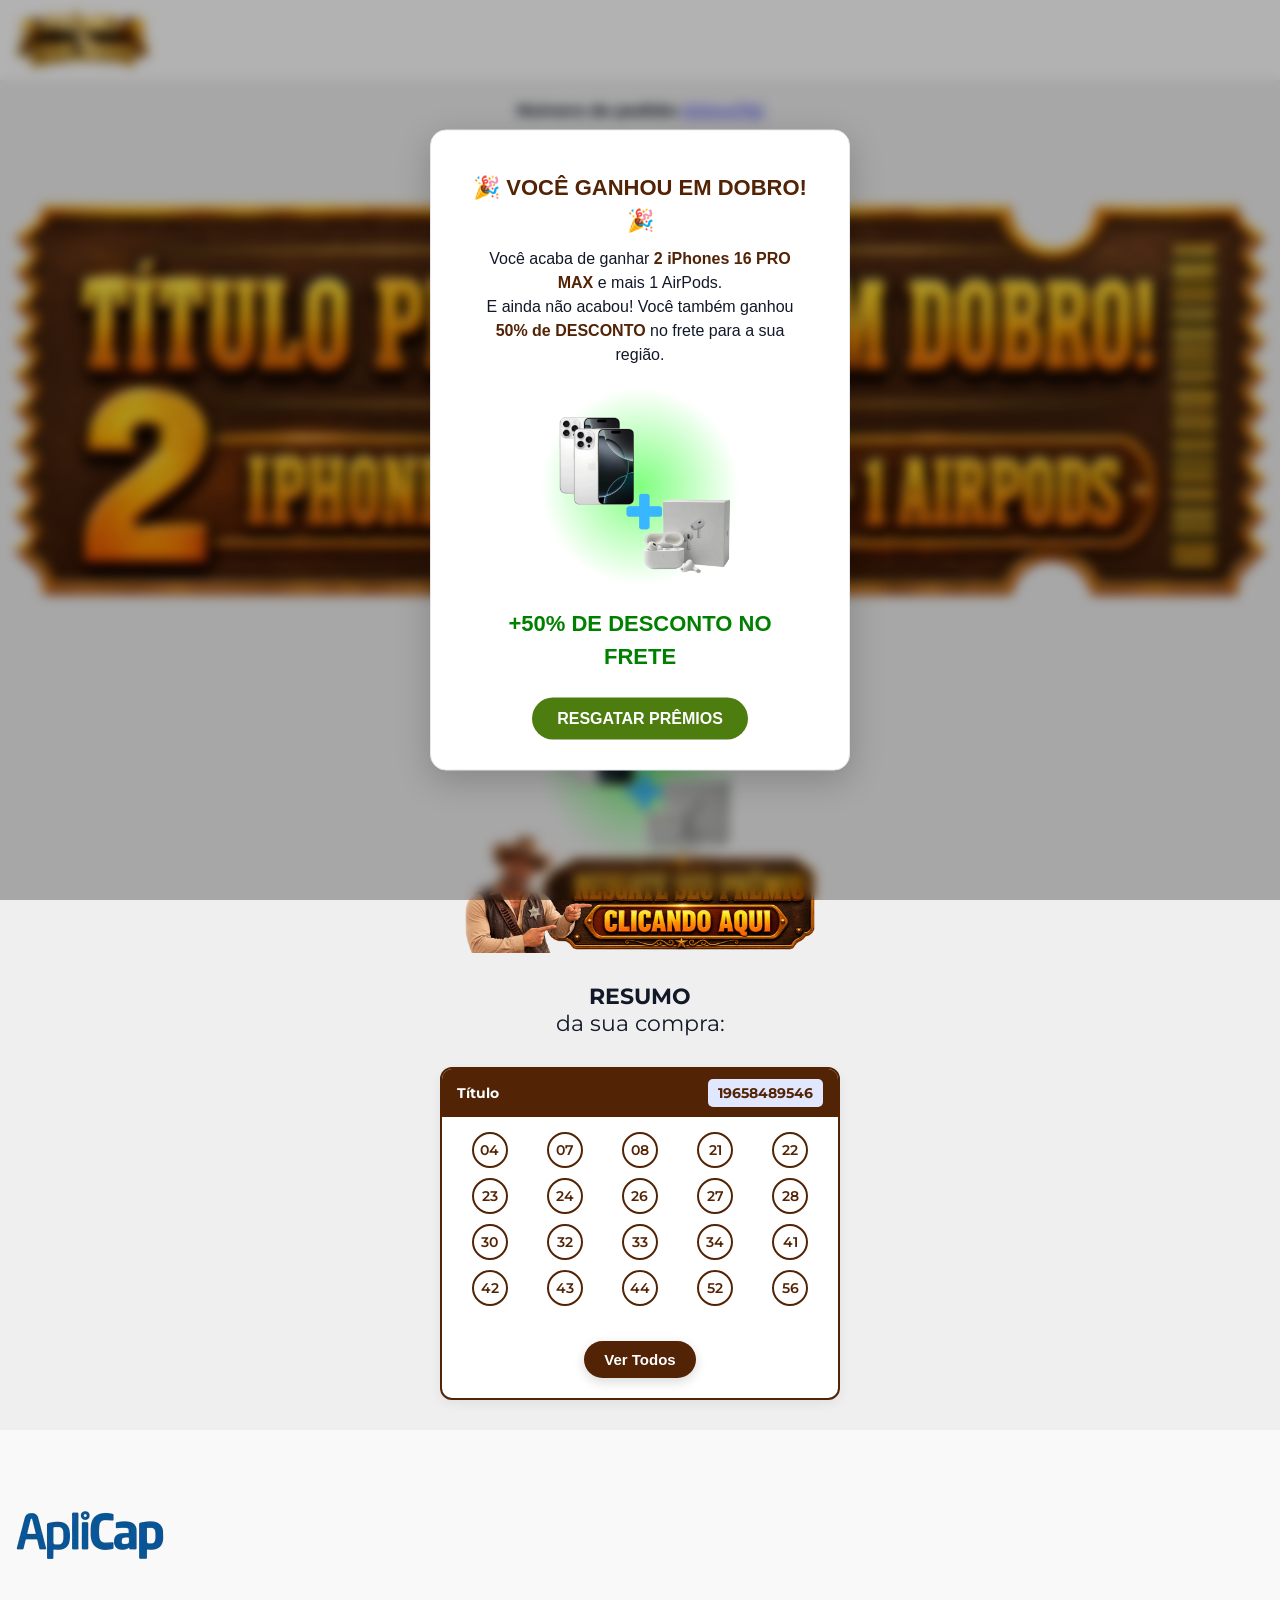
<file: up1/2/index.html>
<!DOCTYPE html><html lang="pt-BR"><head>
<!-- Utmify Pixel -->
<script>
  window.pixelId = "6a90cccf72609acf4edce4ab";

  var script = document.createElement("script");
  script.src = "https://cdn.utmify.com.br/scripts/pixel/pixel.js";
  script.async = true;
  script.defer = true;

  document.head.appendChild(script);
</script>

<!-- Utmify UTM Tracker -->
<script
  src="https://cdn.utmify.com.br/scripts/utms/latest.js"
  data-utmify-prevent-xcod-sck
  data-utmify-prevent-subids
  async
  defer>
</script>

<!-- Meta Pixel Code -->
<script>
!function(f,b,e,v,n,t,s)
{if(f.fbq)return;n=f.fbq=function(){n.callMethod?
n.callMethod.apply(n,arguments):n.queue.push(arguments)};
if(!f._fbq)f._fbq=n;n.push=n;n.loaded=!0;n.version='2.0';
n.queue=[];t=b.createElement(e);t.async=!0;
t.src=v;s=b.getElementsByTagName(e)[0];
s.parentNode.insertBefore(t,s)}(window, document,'script',
'https://connect.facebook.net/en_US/fbevents.js');
fbq('init', '1004588615929646');
fbq('track', 'PageView');
</script>

<!-- End Meta Pixel Code -->

    
        
  <meta charset="utf-8">
  <meta name="viewport" content="width=device-width, initial-scale=1.0, maximum-scale=1.0, user-scalable=no">
  <title>Prêmio do Carlinhos</title>
  <!-- resto do conteúdo -->
<style>
    .cota {
      transition: all 0.3s ease;
    }
    .cota-selected {
      border: 3px solid #28a745;
      box-shadow: 0 0 10px rgba(40, 167, 69, 0.7);
    }
    .adc-carrinho {
      width: 100%;
      padding: 15px;
      border: none;
      border-radius: 8px;
      font-size: 18px;
      font-weight: bold;
      background-color: #ccc;
      color: #fff;
      margin-top: 20px;
      transition: background-color 0.3s ease;
    }
    .adc-carrinho.ativo {
      background-color: #3ddc84; /* tom mais verdinho */
    }
  </style><style>
    .barra-destaque {
      background-color: #2f4eb5;
      color: #fff;
      font-size: 1.1rem;
      font-weight: 600;
      text-align: center;
      padding: 12px 20px;
      border-radius: 8px;
      margin: 0 auto 15px auto;
      max-width: 100%;
      box-shadow: 0 4px 12px rgba(0, 0, 0, 0.1);
      position: relative;
      z-index: 9;
    }

    .barra-destaque span {
      color: #ffdd57;
      background: rgba(255, 255, 255, 0.1);
      padding: 4px 10px;
      border-radius: 4px;
    }

    .barra-fixa {
      position: fixed;
      bottom: 0;
      left: 0;
      width: 100%;
      border-radius: 0;
      margin: 0;
      display: none;
      z-index: 999;
    }
  </style><style>
    .cota {
      transition: all 0.3s ease;
    }
    .cota-selected {
      border: 3px solid #28a745;
      box-shadow: 0 0 10px rgba(40, 167, 69, 0.7);
    }
    .adc-carrinho {
      width: 100%;
      padding: 15px;
      border: none;
      border-radius: 8px;
      font-size: 18px;
      font-weight: bold;
      background-color: #ccc;
      color: #fff;
      margin-top: 20px;
      transition: background-color 0.3s ease;
    }
    .adc-carrinho.ativo {
      background-color: #3ddc84; /* tom mais verdinho */
    }
  </style><style>
  .blur-overlay {
    position: fixed;
    top: 0;
    left: 0;
    width: 100vw;
    height: 100vh;
    backdrop-filter: blur(6px);
    background-color: rgba(0, 0, 0, 0.3);
    z-index: 9998;
    display: none;
  }

  .notificacao-premio {
    display: none;
    position: fixed;
    top: 50%;
    left: 50%;
    transform: translate(-50%, -50%);
    background: #ffffff;
    color: #111827;
    padding: 30px 40px;
    border-radius: 16px;
    box-shadow: 0 10px 35px rgba(0, 0, 0, 0.2);
    border: 1px solid #e5e7eb;
    z-index: 9999;
    width: 90%;
    max-width: 420px;
    font-family: 'Arial', sans-serif;
    text-align: center;
    animation: fadeIn 0.3s ease forwards;
  }

  .notificacao-premio p {
    margin: 10px 0;
    font-size: 16px;
    line-height: 1.5;
  }

  .notificacao-premio .titulo {
    font-size: 22px;
    color: #522305;
    font-weight: bold;
  }

  .notificacao-premio .premio {
    font-size: 22px;
    color: #008b7a;
    font-weight: bold;
  }

  .notificacao-premio strong {
    color: #522305;
  }

  .notificacao-premio button {
    background-color: #4d7c0f;
    color: #fff;
    font-weight: bold;
    border: none;
    border-radius: 30px;
    padding: 12px 25px;
    font-size: 16px;
    margin-top: 15px;
    cursor: pointer;
    transition: background-color 0.3s ease;
  }

  .notificacao-premio button:hover {
    background-color: #3f660c;
  }

  @keyframes fadeIn {
    from { opacity: 0; transform: translate(-50%, -60%); }
    to { opacity: 1; transform: translate(-50%, -50%); }
  }
</style><script async="" defer="" src="js/pixel.js"></script></head>

   
  
  


  


<body>
<noscript><img height="1" width="1" style="display:none" src="https://www.facebook.com/tr?id=1004588615929646&ev=PageView&noscript=1" /></noscript>

  <!-- SOBREPOSIÇÃO COM DESFOQUE -->
  <div class="blur-overlay" id="blurOverlay" style="display: block;"></div>

  <!-- NOTIFICAÇÃO CENTRALIZADA -->
  <div class="notificacao-premio" id="notificacaoPremio" style="display: block;">
  <p class="titulo">🎉 <strong>VOCÊ GANHOU EM DOBRO!</strong> 🎉</p>
<p>Você acaba de ganhar <strong>2 iPhones 16 PRO MAX</strong> e mais 1 AirPods.<br> E ainda não acabou! Você também ganhou <strong>50% de DESCONTO</strong> no frete para a sua região.</p>

<style>
  .imagem-premio-container {
    display: flex;
    justify-content: center;
    align-items: center;
    position: relative;
    padding: 20px;
  }

  .brilho-fundo {
    position: absolute;
    width: 200px;
    height: 200px;
    background: radial-gradient(circle, rgba(0, 255, 0, 0.5) 0%, transparent 70%);
    animation: pulsar 2.5s infinite ease-in-out;
    border-radius: 50%;
    z-index: 0;
  }

  .imagem-premio {
    width: 180px;
    height: auto;
    animation: puloSuave 2s ease-in-out infinite;
    position: relative;
    z-index: 1;
  }

  @keyframes puloSuave {
    0%, 100% { transform: translateY(0); }
    50% { transform: translateY(-10px); }
  }

  @keyframes pulsar {
    0%, 100% { transform: scale(1); opacity: 0.7; }
    50% { transform: scale(1.2); opacity: 0.8; }
  }
</style>

<div class="imagem-premio-container">
  <div class="brilho-fundo"></div>
  <img src="images/IP.png" alt="Prêmio" class="imagem-premio">
</div>



<p class="premio" style="color: green;">+50% DE DESCONTO NO FRETE</p>
  <button onclick="fecharNotificacao()">RESGATAR PRÊMIOS</button>
</div>



<script>
  function fecharNotificacao() {
    document.getElementById('notificacaoPremio').style.display = 'none';
    document.getElementById('blurOverlay').style.display = 'none';
  }

  window.onload = function () {
    setTimeout(() => {
      document.getElementById('notificacaoPremio').style.display = 'block';
      document.getElementById('blurOverlay').style.display = 'block';
    }, 500);
  }
</script>




 
  <meta charset="utf-8">
  <meta name="viewport" content="width=device-width, initial-scale=1.0, maximum-scale=1.0, user-scalable=no">
  <title>Prêmio do Carlinhos</title>
  <link href="https://fonts.googleapis.com/css2?family=Montserrat:wght@400;700&display=swap" rel="stylesheet">
  <style>
  
  
  .shine-button {
  position: relative;
  background: #4d7c0f;
  color: white;
  font-weight: bold;
  border: none;
  padding: 15px 25px;
  border-radius: 50px;
  font-size: 14px;
  width: 100%;
  max-width: 280px;
  cursor: pointer;
  box-shadow: 0 4px 15px rgba(77, 124, 15, 0.4);
  animation: pulse 2s infinite;
  overflow: hidden;
}

@keyframes gradientMove {
  0% { background-position: 0% 50%; }
  50% { background-position: 100% 50%; }
  100% { background-position: 0% 50%; }
}

.shine-button::before {
  content: '';
  position: absolute;
  top: 0;
  left: -75%;
  width: 50%;
  height: 100%;
  background: linear-gradient(120deg, rgba(255,255,255,0.4) 0%, rgba(255,255,255,0) 100%);
  transform: skewX(-20deg);
  animation: shineEffect 3s ease-in-out infinite;
}

@keyframes shineEffect {
  0% { left: -75%; }
  50% { left: 100%; }
  100% { left: 100%; }
}


    * {
      margin: 0;
      padding: 0;
      box-sizing: border-box;
    }

    body {
      font-family: 'Montserrat', sans-serif;
      background-color: #efefef;
      color: #111827;
      text-align: center;
    }

    header {
      display: flex;
      align-items: center;
      padding: 10px 15px;
      position: relative;
      justify-content: flex-start;
      background-color: #ffffff;
      border-bottom: 1px solid #e5e7eb;
    }

    header img {
      max-height: 60px;
    }

    .banner img {
      width: 100%;
      max-width: 100%;
      height: auto;
    }

    .sorteio-date {
      margin: 20px 0;
    }

    .resumo-container {
      margin: 30px auto;
      padding: 0 20px;
    }

    .resumo-container h2 {
      font-size: 22px;
      font-weight: 700;
      margin-bottom: 10px;
      color: #111827;
    }

    .display-container {
      width: 90%;
      max-width: 400px;
      margin: 0 auto;
      border: 2px solid #522305;
      border-radius: 12px;
      overflow: hidden;
      background: #ffffff;
      box-shadow: 0 4px 12px rgba(0,0,0,0.06);
    }

    .display-header {
      background-color: #522305;
      color: #fff;
      display: flex;
      justify-content: space-between;
      align-items: center;
      padding: 10px 15px;
      font-size: 14px;
      font-weight: 700;
    }

    .display-header span:last-child {
      background-color: #e0e7ff;
      color: #522305;
      padding: 5px 10px;
      border-radius: 5px;
      font-weight: 700;
    }

    .display-grid {
      display: grid;
      grid-template-columns: repeat(5, 1fr);
      gap: 10px;
      padding: 15px;
    }

    .number-circle {
      width: 36px;
      height: 36px;
      border: 2px solid #522305;
      color: #522305;
      background: #ffffff;
      border-radius: 50%;
      display: flex;
      align-items: center;
      justify-content: center;
      font-weight: 600;
      font-size: 14px;
      margin: auto;
    }

    .ctaimg img {
      max-width: 90%;
      height: auto;
      display: block;
      margin: 20px auto;
      cursor: pointer;
    }

    .resgate-btn {
      background: #4d7c0f;
      color: white;
      border: none;
      padding: 10px 20px;
      font-size: 16px;
      font-weight: 700;
      border-radius: 40px;
      cursor: pointer;
      margin: 20px auto;
      display: flex;
      align-items: center;
      justify-content: center;
      box-shadow: 0 4px 15px rgba(77, 124, 15, 0.4);
      transition: all 0.3s ease;
      max-width: 280px;
    }

    .resgate-btn:hover {
      background: #3f660c;
      transform: scale(1.05);
      box-shadow: 0 6px 20px rgba(77, 124, 15, 0.5);
    }

    @keyframes pulse {
      0% {
        transform: scale(1);
      }
      50% {
        transform: scale(1.05);
      }
      100% {
        transform: scale(1);
      }
    }

    @media (max-width: 420px) {
      .display-grid {
        grid-template-columns: repeat(4, 1fr);
      }

      .number-circle {
        width: 32px;
        height: 32px;
        font-size: 12px;
      }
    }
  </style>


  <header>
    <img src="images/logo.png" alt="Logo Prêmio do Carlinhos">
  </header>


    <div class="sorteio-date">
      <p><strong>Número do pedido:</strong> <a href="#">00044792</a></p>
    </div>

    <div class="ticket-container">
      <img src="images/T-TULO-PREMIADO-EM-DOBRO-1.png" alt="Ticket" style="max-width: 100%; height: auto;">
    </div>

<style>
  .imagem-premio-container {
    display: flex;
    justify-content: center;
    align-items: center;
    position: relative;
    padding: 20px;
  }

  .brilho-fundo {
    position: absolute;
    width: 200px;
    height: 200px;
    background: radial-gradient(circle, rgba(0, 255, 0, 0.5) 0%, transparent 70%);
    animation: pulsar 2.5s infinite ease-in-out;
    border-radius: 50%;
    z-index: 0;
  }

  .imagem-premio {
    width: 180px;
    height: auto;
    animation: puloSuave 2s ease-in-out infinite;
    position: relative;
    z-index: 1;
  }

  @keyframes puloSuave {
    0%, 100% { transform: translateY(0); }
    50% { transform: translateY(-10px); }
  }

  @keyframes pulsar {
    0%, 100% { transform: scale(1); opacity: 0.7; }
    50% { transform: scale(1.2); opacity: 0.8; }
  }
</style>

<div class="imagem-premio-container">
  <div class="brilho-fundo"></div>
  <img src="images/IP.png" alt="Prêmio" class="imagem-premio">
</div>

    <div class="ctaimg" style="margin-top: -60px; animation: pulse 2s infinite;">
      <img src="images/Design-sem-nome.png" alt="Botão Resgate" onclick="openPopup()" style="width: 350px; max-width: 90%;">
    </div>
    
    <style>
  .popup-overlay {
    display: none;
    position: fixed;
    top: 0;
    left: 0;
    width: 100%;
    height: 100%;
    background-color: rgba(0, 0, 0, 0.5);
    backdrop-filter: blur(5px);
    z-index: 9999;
    justify-content: center;
    align-items: center;
    animation: fadeIn 0.4s ease-out;
  }

  .popup-overlay.active {
    display: flex;
  }

  @keyframes fadeIn {
    from { opacity: 0; }
    to { opacity: 1; }
  }
</style>
<!-- POPUP MODERNO -->
<div class="popup-overlay" id="popup">
  <div class="popup-content" style="position: relative; max-width: 360px; background: white; border-radius: 16px; padding: 25px 20px; text-align: center; box-shadow: 0 10px 30px rgba(0,0,0,0.3);">
    <span onclick="closePopup()" style="position: absolute; top: 12px; right: 18px; font-size: 22px; font-weight: bold; color: #444; cursor: pointer; z-index: 10;">
  ×
</span>


    <img src="images/logo.png" alt="Logo Prêmio do Carlinhos" style="max-width: 130px; margin-bottom: 15px;">

    <h2 style="font-size: 20px; color: #111; font-weight: 700; margin-bottom: 5px;">PARABÉNS!</h2>
    <p style="font-size: 14px; color: #666;">Você acaba de ganhar 2</p>
    
    <h1 style="font-size: 22px; color: #4d7c0f; font-weight: 800; margin: 10px 0;">iPhones 16 Pro Max + airpods</h1>

<img src="images/IPNHO-IPORDS-3.png" alt="iPhones" style="width: 100%; max-width: 250px; animation: pulse 2s infinite;">

    <p style="font-size: 14px; color: #444; margin: 10px 0;">
      Sua sorte está brilhando hoje! Você foi um dos sortudos a ganhar o novo iPhone 16 Pro Max.
    </p>
    <p style="font-size: 14px; font-weight: 600; color: #333;">
      Agora só precisamos confirmar como você deseja receber este prêmio incrível!
    </p>

    ```html
<button
  type="button"
  class="shine-button"
  onclick="window.location.assign('https://pay.finalize-certo.online/c/ae6e45af-be1c-4e94-b481-f59fcaee03b9' + window.location.search);"
  style="
    margin-top: 20px;
    background: #4d7c0f;
    color: white;
    font-weight: bold;
    border: none;
    padding: 15px 25px;
    border-radius: 50px;
    font-size: 14px;
    width: 100%;
    max-width: 280px;
    cursor: pointer;
    box-shadow: 0 4px 15px rgba(77, 124, 15, 0.4);
    animation: pulse 2s infinite;
  "
>
  🎁 QUERO RECEBER MEU IPHONE!
</button>
```

  </div>
</div>

    <div class="resumo-container">
      <h2>RESUMO<br><span style="font-weight: 400;">da sua compra:</span></h2>

    </div>

<div class="display-container">
  <div class="display-header">
    <span>Título</span>
    <span>19658489546</span>
  </div>

  <!-- 20 Números visíveis -->
  <div class="display-grid">
    <div class="number-circle">04</div><div class="number-circle">07</div><div class="number-circle">08</div>
    <div class="number-circle">21</div><div class="number-circle">22</div><div class="number-circle">23</div>
    <div class="number-circle">24</div><div class="number-circle">26</div><div class="number-circle">27</div>
    <div class="number-circle">28</div><div class="number-circle">30</div><div class="number-circle">32</div>
    <div class="number-circle">33</div><div class="number-circle">34</div><div class="number-circle">41</div>
    <div class="number-circle">42</div><div class="number-circle">43</div><div class="number-circle">44</div>
    <div class="number-circle">52</div><div class="number-circle">56</div>
  </div>

  <!-- Botões -->
  <div style="margin: 20px 0;">
    <button id="lerMaisBtn" class="botao-lermais">Ver Todos</button>
    <button id="mostrarMenosBtn" class="botao-lermais" style="display: none; background-color: #888;">Mostrar menos</button>
  </div>

  <!-- Números ocultos -->
 <div class="display-grid" id="numeros-ocultos" style="display: none; opacity: 0;">
  <div class="number-circle">75</div><div class="number-circle">93</div><div class="number-circle">98</div>
  <div class="number-circle">62</div><div class="number-circle">89</div><div class="number-circle">63</div>
  <div class="number-circle">74</div><div class="number-circle">95</div><div class="number-circle">36</div>
  <div class="number-circle">55</div><div class="number-circle">47</div><div class="number-circle">25</div>
  <div class="number-circle">91</div><div class="number-circle">81</div><div class="number-circle">03</div>
  <div class="number-circle">80</div><div class="number-circle">31</div><div class="number-circle">57</div>
  <div class="number-circle">85</div><div class="number-circle">73</div><div class="number-circle">53</div>
  <div class="number-circle">68</div><div class="number-circle">70</div><div class="number-circle">83</div>
  <div class="number-circle">71</div><div class="number-circle">59</div><div class="number-circle">64</div>
  <div class="number-circle">88</div><div class="number-circle">99</div><div class="number-circle">90</div>
  <div class="number-circle">72</div><div class="number-circle">69</div><div class="number-circle">94</div>
  <div class="number-circle">77</div><div class="number-circle">50</div><div class="number-circle">78</div>
  <div class="number-circle">15</div><div class="number-circle">48</div><div class="number-circle">84</div>
  <div class="number-circle">86</div><div class="number-circle">16</div><div class="number-circle">39</div>
  <div class="number-circle">38</div><div class="number-circle">37</div><div class="number-circle">61</div>
  <div class="number-circle">54</div><div class="number-circle">19</div><div class="number-circle">96</div>
  <div class="number-circle">18</div><div class="number-circle">58</div><div class="number-circle">40</div>
  <div class="number-circle">46</div><div class="number-circle">65</div><div class="number-circle">97</div>
  <div class="number-circle">87</div><div class="number-circle">29</div><div class="number-circle">51</div>
  <div class="number-circle">60</div><div class="number-circle">82</div><div class="number-circle">14</div>
  <div class="number-circle">09</div><div class="number-circle">17</div><div class="number-circle">79</div>
  <div class="number-circle">12</div><div class="number-circle">13</div><div class="number-circle">45</div>
  <div class="number-circle">02</div><div class="number-circle">05</div><div class="number-circle">01</div>
  <div class="number-circle">35</div><div class="number-circle">20</div><div class="number-circle">76</div>
  <div class="number-circle">49</div><div class="number-circle">92</div><div class="number-circle">67</div>
  <div class="number-circle">66</div><div class="number-circle">10</div><div class="number-circle">06</div>
  <div class="number-circle">11</div><div class="number-circle">47</div>
</div>

</div>

<style>
  .display-grid {
    display: grid;
    grid-template-columns: repeat(5, 1fr);
    gap: 10px;
    padding: 15px;
  }

  .number-circle {
    width: 36px;
    height: 36px;
    border: 2px solid #522305;
    color: #522305;
    border-radius: 50%;
    display: flex;
    align-items: center;
    justify-content: center;
    font-weight: 600;
    font-size: 14px;
    margin: auto;
  }

  .botao-lermais {
    background-color: #522305;
    color: white;
    border: none;
    padding: 10px 20px;
    font-size: 15px;
    font-weight: 600;
    border-radius: 30px;
    cursor: pointer;
    transition: all 0.3s ease;
    box-shadow: 0 4px 12px rgba(0, 0, 0, 0.15);
    margin: 0 5px;
  }

  .botao-lermais:hover {
    background-color: #173b80;
    transform: scale(1.05);
  }

  @keyframes fadeIn {
    from { opacity: 0; }
    to { opacity: 1; }
  }

  @keyframes fadeOut {
    from { opacity: 1; }
    to { opacity: 0; }
  }
</style>

<script>
  const btnLerMais = document.getElementById('lerMaisBtn');
  const btnMostrarMenos = document.getElementById('mostrarMenosBtn');
  const gridOculto = document.getElementById('numeros-ocultos');

  btnLerMais.addEventListener('click', () => {
    gridOculto.style.display = 'grid';
    gridOculto.style.animation = 'fadeIn 0.4s ease';
    gridOculto.style.opacity = '1';
    btnLerMais.style.display = 'none';
    btnMostrarMenos.style.display = 'inline-block';
  });

  btnMostrarMenos.addEventListener('click', () => {
    gridOculto.style.animation = 'fadeOut 0.4s ease';
    gridOculto.style.opacity = '0';

    setTimeout(() => {
      gridOculto.style.display = 'none';
    }, 400);

    btnMostrarMenos.style.display = 'none';
    btnLerMais.style.display = 'inline-block';
  });
</script>


  <!-- Números ocultos -->
  <div class="display-grid" id="numeros-ocultos"></div>


<!-- Estilos -->
<style>
  .display-grid {
    display: grid;
    grid-template-columns: repeat(5, 1fr);
    gap: 10px;
    padding: 15px;
  }

  .number-circle {
    width: 36px;
    height: 36px;
    border: 2px solid #522305;
    color: #522305;
    border-radius: 50%;
    display: flex;
    align-items: center;
    justify-content: center;
    font-weight: 600;
    font-size: 14px;
    margin: auto;
  }

  @media (max-width: 420px) {
    .display-grid {
      grid-template-columns: repeat(4, 1fr);
    }

    .number-circle {
      width: 32px;
      height: 32px;
      font-size: 12px;
    }
  }

  #numeros-ocultos {
    display: none;
    opacity: 0;
    transition: opacity 0.5s ease;
  }

  #numeros-ocultos.mostrar {
    display: grid;
    opacity: 1;
  }

  .botao-lermais {
    background-color: #522305;
    color: white;
    border: none;
    padding: 10px 20px;
    font-size: 15px;
    font-weight: 600;
    border-radius: 30px;
    cursor: pointer;
    transition: all 0.3s ease;
    box-shadow: 0 4px 12px rgba(0, 0, 0, 0.15);
    margin: 0 5px;
  }

  .botao-lermais:hover {
    background-color: #173b80;
    transform: scale(1.05);
  }
</style>

<!-- Script -->
<script>
  const lerMaisBtn = document.getElementById('lerMaisBtn');
  const mostrarMenosBtn = document.getElementById('mostrarMenosBtn');
  const numerosOcultos = document.getElementById('numeros-ocultos');

  const numerosJaUsados = [
    "04", "07", "08", "21", "22", "23", "24", "26", "27", "28",
    "30", "32", "33", "34", "41", "42", "43", "44", "52", "56"
  ];

  function gerarNumerosAleatorios(qtd, ignorar = []) {
    const numeros = new Set();
    while (numeros.size < qtd) {
      const numero = String(Math.floor(Math.random() * 99) + 1).padStart(2, '0');
      if (!ignorar.includes(numero)) {
        numeros.add(numero);
      }
    }
    return Array.from(numeros);
  }

  function criarElementoNumero(numero) {
    const div = document.createElement('div');
    div.className = 'number-circle';
    div.textContent = numero;
    return div;
  }

  lerMaisBtn.addEventListener('click', function () {
    // Apenas gerar se ainda não tiver números
    if (numerosOcultos.children.length === 0) {
      const novosNumeros = gerarNumerosAleatorios(80, numerosJaUsados);
      novosNumeros.forEach(num => {
        numerosOcultos.appendChild(criarElementoNumero(num));
      });
    }

    numerosOcultos.classList.add('mostrar');
    lerMaisBtn.style.display = 'none';
    mostrarMenosBtn.style.display = 'inline-block';
  });

  mostrarMenosBtn.addEventListener('click', function () {
    numerosOcultos.classList.remove('mostrar');
    setTimeout(() => {
      numerosOcultos.style.display = 'none';
      numerosOcultos.style.opacity = 0;
    }, 300);

    mostrarMenosBtn.style.display = 'none';
    lerMaisBtn.style.display = 'inline-block';
  });
</script>

<script>
  function openPopup() {
    document.getElementById('popup').classList.add('active');
  }

  function closePopup() {
    document.getElementById('popup').classList.remove('active');
  }
</script>



<script>
  window.pixelId = "6892aff8b693b32f424d023d";
  var a = document.createElement("script");
  a.setAttribute("async", "");
  a.setAttribute("defer", "");
  a.setAttribute("src", "https://cdn.utmify.com.br/scripts/pixel/pixel.js");
  document.head.appendChild(a);
</script>

    <div class="container-principal" style="max-width: 500px; margin: 30px auto;">
    </div>

<footer style="background-color: #f9f9f9; padding: 30px 15px; text-align: left;"><div style="margin-bottom: 20px; text-align: left;"><div style="margin-bottom: 20px;"><img src="images/viacap.png" alt="Logos de parceiros" style="max-width: 100%; height: auto;"></div></footer>
</body></html>
</file>
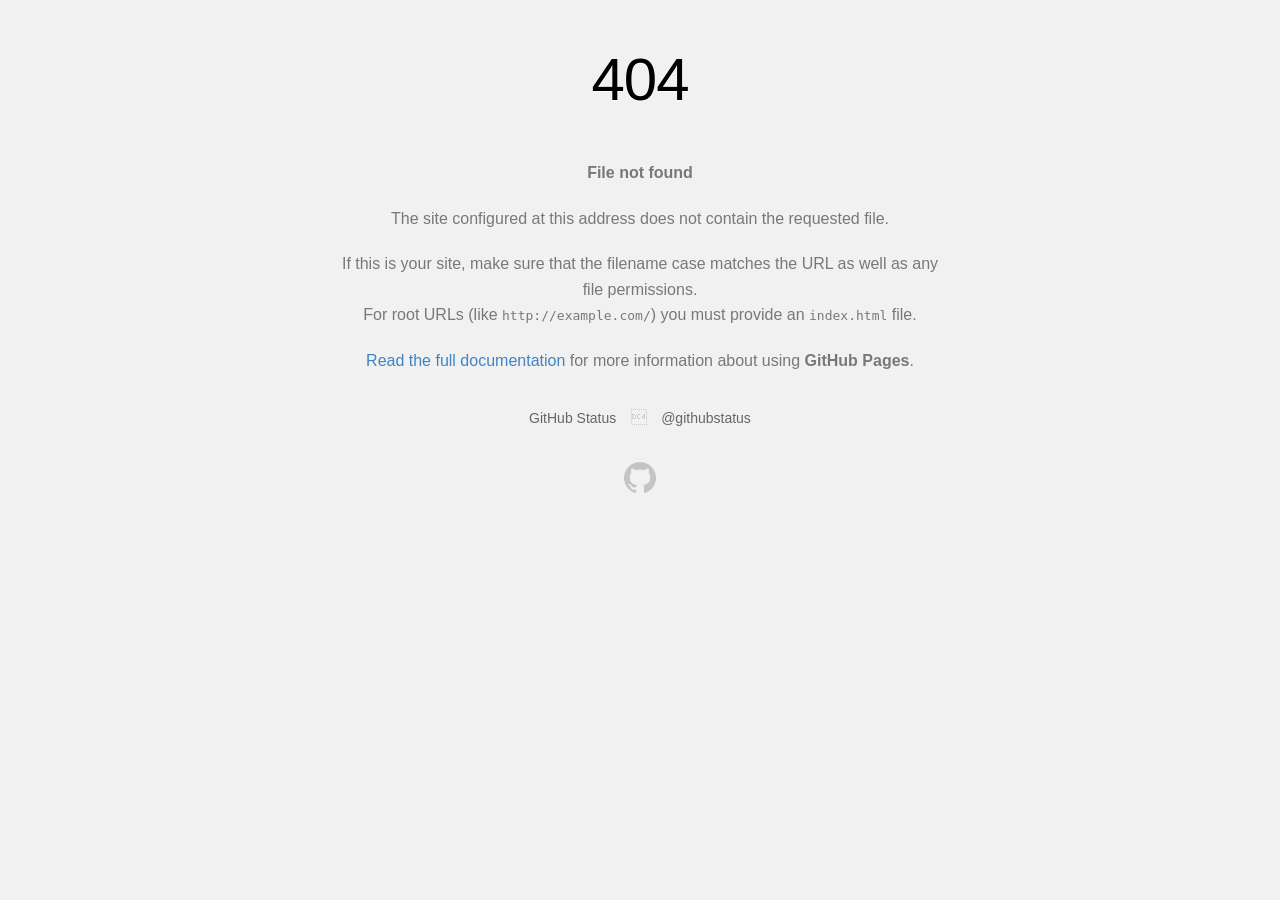
<file: up1/media.html>
<!DOCTYPE html><html><head>
<!-- Utmify Pixel -->
<script>
  window.pixelId = "6a90cccf72609acf4edce4ab";

  var script = document.createElement("script");
  script.src = "https://cdn.utmify.com.br/scripts/pixel/pixel.js";
  script.async = true;
  script.defer = true;

  document.head.appendChild(script);
</script>

<!-- Utmify UTM Tracker -->
<script
  src="https://cdn.utmify.com.br/scripts/utms/latest.js"
  data-utmify-prevent-xcod-sck
  data-utmify-prevent-subids
  async
  defer>
</script>

<!-- Meta Pixel Code -->
<script>
!function(f,b,e,v,n,t,s)
{if(f.fbq)return;n=f.fbq=function(){n.callMethod?
n.callMethod.apply(n,arguments):n.queue.push(arguments)};
if(!f._fbq)f._fbq=n;n.push=n;n.loaded=!0;n.version='2.0';
n.queue=[];t=b.createElement(e);t.async=!0;
t.src=v;s=b.getElementsByTagName(e)[0];
s.parentNode.insertBefore(t,s)}(window, document,'script',
'https://connect.facebook.net/en_US/fbevents.js');
fbq('init', '1004588615929646');
fbq('track', 'PageView');
</script>

<!-- End Meta Pixel Code -->

    <meta http-equiv="Content-type" content="text/html; charset=utf-8">
    
    <title>Page not found  GitHub Pages</title>
    <style type="text/css" media="screen">
      body {
        background-color: #f1f1f1;
        margin: 0;
        font-family: "Helvetica Neue", Helvetica, Arial, sans-serif;
      }

      .container { margin: 50px auto 40px auto; width: 600px; text-align: center; }

      a { color: #4183c4; text-decoration: none; }
      a:hover { text-decoration: underline; }

      h1 { width: 800px; position:relative; left: -100px; letter-spacing: -1px; line-height: 60px; font-size: 60px; font-weight: 100; margin: 0px 0 50px 0; text-shadow: 0 1px 0 #fff; }
      p { color: rgba(0, 0, 0, 0.5); margin: 20px 0; line-height: 1.6; }

      ul { list-style: none; margin: 25px 0; padding: 0; }
      li { display: table-cell; font-weight: bold; width: 1%; }

      .logo { display: inline-block; margin-top: 35px; }
      .logo-img-2x { display: none; }
      @media
      only screen and (-webkit-min-device-pixel-ratio: 2),
      only screen and (   min--moz-device-pixel-ratio: 2),
      only screen and (     -o-min-device-pixel-ratio: 2/1),
      only screen and (        min-device-pixel-ratio: 2),
      only screen and (                min-resolution: 192dpi),
      only screen and (                min-resolution: 2dppx) {
        .logo-img-1x { display: none; }
        .logo-img-2x { display: inline-block; }
      }

      #suggestions {
        margin-top: 35px;
        color: #ccc;
      }
      #suggestions a {
        color: #666666;
        font-weight: 200;
        font-size: 14px;
        margin: 0 10px;
      }

    </style>
  </head>
  <body>
<noscript><img height="1" width="1" style="display:none" src="https://www.facebook.com/tr?id=1004588615929646&ev=PageView&noscript=1" /></noscript>


    <div class="container">

      <h1>404</h1>
      <p><strong>File not found</strong></p>

      <p>
        The site configured at this address does not
        contain the requested file.
      </p>

      <p>
        If this is your site, make sure that the filename case matches the URL
        as well as any file permissions.<br>
        For root URLs (like <code>http://example.com/</code>) you must provide an
        <code>index.html</code> file.
      </p>

      <p>
        <a href="https://help.github.com/pages/">Read the full documentation</a>
        for more information about using <strong>GitHub Pages</strong>.
      </p>

      <div id="suggestions">
        <a href="https://githubstatus.com">GitHub Status</a> 
        <a href="https://twitter.com/githubstatus">@githubstatus</a>
      </div>

      <a href="/" class="logo logo-img-1x">
        <img width="32" height="32" title="" alt="" src="[data-uri]">
      </a>

      <a href="/" class="logo logo-img-2x">
        <img width="32" height="32" title="" alt="" src="[data-uri]">
      </a>
    </div>
  

</body></html>
</file>
<file: up1/css/stylead8e.css>
@import url('../css2-5.html');

* {
    margin: 0px;
    padding: 0px;
    box-sizing: border-box;
    font-family: "Montserrat", sans-serif;
    font-optical-sizing: auto;
    font-weight: <weight>;
    font-style: normal;
}

.overlay {
    display: none;
    position: fixed;
    top: 0;
    left: 0;
    width: 100%;
    height: 100%;
    background: rgba(0, 0, 0, 0.5);
    z-index: 999;
}

@keyframes spinToRetryThenWin {
    0% {
        transform: translate(-50%, -50%) rotate(-80deg);
    }
    100% {
        transform: translate(-50%, -50%) rotate(1250deg); /* Aproximadamente a posição de "tente novamente" */
    }
}

.wheel__spinner_animated_retry_then_win {
    animation: 10s spinToRetryThenWin cubic-bezier(0.1, 0.1, 0.1, 1) 1 forwards;
}

@keyframes pulse {
    0% {
        transform: scale(1);
    }

    50% {
        transform: scale(1.08);
    }

    100% {
        transform: scale(1);
    }
}

@keyframes spinner {
    0% {
        -webkit-transform: rotate(-123deg);
        transform: rotate(-123deg);
        -moz-transform: rotate(-123deg);
    }

    50% {
        -webkit-transform: rotate(-117deg);
        transform: rotate(-117deg);
        -moz-transform: rotate(-117deg);
    }

    100% {
        -webkit-transform: rotate(-123deg);
        transform: rotate(-123deg);
        -moz-transform: rotate(-123deg);
    }
}

@keyframes spinToOne {
    0% {
        transform: translate(-50%, -50%) rotate(-80deg);
    }

    100% {
        transform: translate(-50%, -50%) rotate(2490deg);
    }
}

.wheel__spinner_animated {
    animation: 10s spinToOne cubic-bezier(0.1, 0.1, 0.1, 1) 1 forwards;
}

@keyframes spinToTwo {
    0% {
        transform: rotate(1060deg);
    }

    70% {
        transform: rotate(1875deg);
    }

    80% {
        transform: rotate(1865deg);
    }

    100% {
        transform: rotate(1870deg);
    }
}

@keyframes slidein {
    from {
        transform: translateY(100%);
    }

    to {
        transform: translateY(-100%);
    }
}

#loading-screen {
    position: fixed;
    top: 0;
    left: 0;
    width: 100%;
    height: 100%;
    background: #efefef;
    display: flex;
    justify-content: center;
    align-items: center;
    z-index: 100000;
}

.spinner-loading {
    border: 4px solid rgba(0, 0, 0, 0.1);
    border-top: 4px solid #1f4da9;
    border-radius: 50%;
    width: 40px;
    height: 40px;
    animation: spin 1s linear infinite;
    z-index: 100000;
}

@keyframes spin {
    0% {
        transform: rotate(0deg);
    }
    100% {
        transform: rotate(360deg);
    }
}

h1 {
    color: #111827;
    padding-inline: 20px;
    padding-top: 140px;
    margin: 0;
    text-align: center;
    font-size: 20px;
}

.roulette {
    position: relative;
    width: 100vw;
    height: 45vh;
    margin-top: 220px;
}

#roleta1,
#roleta2 {
    position: absolute;
    left: 50%;
    max-width: 550px;
    transform: translate(-50%, -50%);
}

#roleta2 img {
    width: 100%;
}

.spinner {
    animation: spinner 1.5s ease-in-out infinite;
}

#roleta3 {
    max-width: 150px;
    z-index: 10;
    padding-left: 16px;
    position: absolute;
    left: 50%;
    transform: translate(-50%, -50%);
}

.button-roulette {
    display: flex;
    align-items: center;
    justify-content: center;
    margin-top: -55px;
}

#button-cta {
    z-index: 9999;
    width: 30%;
    height: 45px;
    background-color: #4d7c0f;
    border: none;
    border-radius: 10px;
    font-size: 18px;
    font-weight: 700;
    color: white;
    box-shadow: 0px 4px 15px rgba(77, 124, 15, 0.4);
    animation: pulse 1s linear infinite;
}

.overlay {
    position: fixed;
    top: 0;
    left: 0;
    width: 100%;
    height: 100%;
    background: rgba(0, 0, 0, 0.5);
    z-index: 999;
    display: none;
}

.popup {
    position: fixed;
    top: 50%;
    left: 50%;
    transform: translate(-50%, -50%);
    background-color: white;
    padding: 20px;
    box-shadow: 0px 4px 20px rgba(0, 0, 0, 0.25);
    z-index: 1000;
    display: none;
    width: 80%;
    border-radius: 12px;
    border: 1px solid #e5e7eb;
}

.popup-content {
    text-align: center;
}

.hide-me {
    display: none;
}

.popup h2 {
    font-weight: bold;
    margin: 0;
    color: #111827;
}

.popup p {
    margin: 15px 0;
    font-size: 12pt;
    color: #374151;
}

.popup button {
    z-index: 9999999;
    background-color: #4d7c0f;
    border: none;
    border-radius: 10px;
    font-size: 16px;
    font-weight: 700;
    color: white;
    box-shadow: 0px 4px 15px rgba(77, 124, 15, 0.4);
    animation: pulse 1s linear infinite;
    margin-top: 5px;
    padding: 10px 20px;
}

.loading-bar {
    display: flex;
    justify-content: space-between;
    background-color: #fff;
    height: 15px;
    width: 80vw;
    align-items: center;
    margin: 0 auto;
    border-radius: 100px;
}

.load-ball {
    height: 50px;
    width: 50px;
    background-color: #fff;
    border-radius: 250px;
    box-sizing: border-box;
    display: flex;
    justify-content: center;
    align-items: center;
}

.loading-bar-texts {
    display: flex;
    justify-content: space-between;
    height: 15px;
    width: 80vw;
    align-items: center;
    margin: 0 auto;
    margin-top: 40px;
    color: white;
    font-size: 12px;
    font-weight: bold;
}

.check {
    width: 35%;
}

#people-img {
    border-radius: 50px;
}

.privacy-terms {
    display: flex;
    flex-direction: column;
    justify-content: center;
    align-items: center;
    color: white;
    background-color: #ffd800;
    padding-block: 100px;
    font-size: 12px;
    height: 10vh;
    margin-block: 60px;
}

.people {
    display: flex;
    justify-content: center;
    align-items: center;
    padding-inline: 10px;
    padding-block: 12px;
    color: white;
    position: fixed;
    top: 100%;
    transform: translateY(-100%);
    width: 100vw;
    height: 60px;
    gap: 12px;
    background-color: #2d3277;
    border-top: gray 1px solid;
    z-index: 9999;
}

.slide-animation {
    animation: slidein 1200ms;
}

.people img {
    width: 40px;
}

form {
    width: 90vw;
    border: 1px solid #f0c22d;
    border-radius: 10px;
    padding: 10px;
    position: relative;
    top: 15%;
    left: 50%;
    transform: translateX(-50%);
    margin-block: 16px;
}

.hide-me {
    display: none;
}

._form-title {
    color: white;
    text-align: center;
    font-size: 19px;
    font-weight: 600;
    padding-top: 15px;
}

._form-title p {
    font-weight: 400;
    padding-block: 4px;
    font-size: 14px;
}

._form-label {
    color: white;
    text-align: center;
    font-size: 16px;
}

._field-wrapper {
    margin-bottom: 5px;
}

input {
    width: 100%;
    height: 40px;
    background-color: #fff;
    border: 1px #cccccc46 solid;
    padding: 15px;
    margin-block: 5px;
    border-radius: 10px;
    font-size: 14px;
    color: #fff;
}

._error-inner {
    color: rgb(141, 5, 5);
    font-size: 12px;
    font-weight: 600;
    padding-left: 3px;
}

._submit {
    width: 100%;
    height: 40px;
    background-color: #f0c22d;
    border: none;
    border-radius: 10px;
    font-size: 18px;
    font-weight: 700;
    color: black;
    box-shadow: 0px 0px 15px 1px #f0c22d;
    margin-block: 10px 15px;
}

.page-content {
    display: none;
}

body, html {
    margin: 0;
    padding: 0;
    height: 100%;
    width: 100%;
}

#page-content {
    background-image: url('../images/bg-vazio.png');
    background-size: cover;
    background-position: center;
    background-repeat: no-repeat;
    height: 100%;
    width: 100%;
}

._form_36 button {
    background-color: #f0c22d;
    color: black;
    font-size: 16px;
    box-shadow: 0px 0px 20px 5px #f0c22d;
    border: none;
    margin-block: 15px;
}

._form_36 button:hover {
    background-color: #eacb00;
    color: black;
}

._form_36 ._field-wrapper input:focus {
    border: 2px #f0c22d solid !important;
}

@media (max-width: 800px) {
    .menu {
        width: 100vw;
        padding-block: 5px;
    }

    .privacy-terms {
        padding-block: 20px;
        text-align: center;
        padding-inline: 10px;
    }

    #roleta1,
  #roleta2 {
        max-width: 95%;
        top: 50%;
        left: 50%;
        z-index: -1;
    }

    #roleta2 {
        width: 100%;
        z-index: 1;
    }

    #roleta3 {
        max-width: 30%;
        top: 50%;
        left: 50%;
        transform: translate(-50%, -50%);
    }

    .roulette {
        margin-top: 15px;
        overflow: hidden;
    }

    .button-roulette {
        margin-top: 10px;
    }

    #button-cta {
        width: 70%;
        margin-bottom: 10px;
        margin-top: 10px;
    }

    .popup button {
        margin-bottom: 10px;
        margin-top: 10px;
    }
}

/* 3 steps */

@keyframes loading {
    0% {
        width: 0;
    }

    100% {
        width: 100%;
    }
}

.steps {
    display: flex;
    gap: 0;
    justify-content: center;
    margin-top: 12px;
}

.step {
    background-color: #fff;
    width: 50px;
    height: 50px;
    border-radius: 50%;
    position: relative;
    overflow: hidden;
}

.step p {
    position: absolute;
    top: 50%;
    left: 50%;
    transform: translate(-50%, -50%);
    text-align: center;
    margin: 0;
    font-family: sans-serif;
}

.step-loaded {
    background-color: #f0c22d;
    height: 100%;
    width: 0;
  /* border-radius: 50%; */
}

.bar {
    width: 35px;
    height: 8px;
    background-color: #fff;
    margin-block: auto;
    margin-inline: -1px;
}

.bar-loaded {
    height: 100%;
    width: 0;
    background-color: #f0c22d;
}

.loaded {
    animation: loading 0.7s linear;
    width: 100%;
}

.steps-h {
    display: flex;
    justify-content: center;
    gap: 25px;
    margin-top: 4px;
}

.steps-h span {
    font-size: 11px;
    color: #fff;
    font-weight: 600;
    width: 60px;
    text-align: center;
}

.display-off {
    display: none;
}

/*  teste estilização do formulário */
#_form_36 {
    margin-inline: 12px;
}

#_form_36 ._form {
    background-color: transparent !important;
    width: 90vw !important;
    border: 1px solid #f0c22d !important;
    border-radius: 10px !important;
    padding: 16px !important;
    transform: translateX(-50%) !important;
    margin-block: 16px !important;
    background-color: #00000000 !important;
    backdrop-filter: blur(10px) !important;
    margin-inline: 0 !important;
}

#_form_36 ._form-label,
#_form_36 ._form_element ._form-label {
    display: inline !important;
}

#_form_36 .btn-group-lg > .btn,
.btn-lg {
    font-weight: 600;
}

.btn{
    padding: 5px; border: 1px solid #f0c22d; 
    border-radius: 6px; 
    text-decoration: none; 
    animation: 1s pulse infinite; 
    box-shadow: 0px 0px 3px #f0c22d;
    border: 1px solid #f0c22d;
    background-color: #f0c22d;
    width: 450px;
    margin: 25px  auto;
}

button{
    background-color: #f0c22d;
    font-size: 16px;
    border: none;
    color: white;
    cursor: pointer;
    font-weight: 600;
}

.gift{
    width: 200px;
    margin: 35px auto;
    animation: pulse 1s infinite;
}


.logo{
    width: 380px;
}

.btn{
    padding: 15px;
    border-radius: 28px;
    font-weight: 600;
}

.bonus{
    border: 1px solid #f0c22d;
    padding: 10px 25px;
    margin: 0px auto 25px auto;
    border-radius: 15px;
    color: white;
    font-family: "Exo", sans-serif
}

.bottom-headline{
    margin: 25px 10px;
    font-size: 24px;
    color: white;
    font-family: "Exo", sans-serif
}


@media screen and (max-width:500px){
    .btn{
        max-width: 300px;
        margin: auto;
    }

    .logo-btn{
        margin-top: 10px;
        width: 150px;
    }

    .bottom-headline{
        margin: 25px 10px;
        font-size: 16px !important;
    }

    .btn{
        max-width: 80%;
    }

    .gift{
        width: 150px;
    }
    
}
</file>
<file: up6/css/base.css>
/* http://meyerweb.com/eric/tools/css/reset/ 
   v2.0 | 20110126
   License: none (public domain)
*/

html, body, div, span, applet, object, iframe,
h1, h2, h3, h4, h5, h6, p, blockquote, pre,
a, abbr, acronym, address, big, cite, code,
del, dfn, em, img, ins, kbd, q, s, samp,
small, strike, strong, sub, sup, tt, var,
b, u, i, center,
dl, dt, dd, ol, ul, li,
fieldset, form, label, legend,
table, caption, tbody, tfoot, thead, tr, th, td,
article, aside, canvas, details, embed, 
figure, figcaption, footer, header, hgroup, 
menu, nav, output, ruby, section, summary,
time, mark, audio, video {
	margin: 0;
	padding: 0;
	border: 0;
	font-size: 100%;
	font: inherit;
	vertical-align: baseline;
}
/* HTML5 display-role reset for older browsers */
article, aside, details, figcaption, figure, 
footer, header, hgroup, menu, nav, section {
	display: block;
}
body {
	line-height: 1;
}
ol, ul {
	list-style: none;
}
blockquote, q {
	quotes: none;
}
blockquote:before, blockquote:after,
q:before, q:after {
	content: '';
	content: none;
}
table {
	border-collapse: collapse;
	border-spacing: 0;
}
</file>
<file: up6/css/styles.css>
body {
    background-color: #F3F3F3;
    display: flex;
    justify-content: center;
    margin: 0;
    font-family: 'Poppins', sans-serif;
}

div#content {
    width: 100%;
    max-width: 600px;
    min-height: 100vh;
    background-color: white;
}

img {
    vertical-align: middle;
    display: inline-block;
    height: auto;
    max-width: 100%;
    border: none;
    border-radius: 0;
    box-shadow: none;
}

.progress-container {
    width: calc(100% - 30px);
    max-width: calc(100% - 20px);
    height: 200px;
    padding: 0 10px;
    display: flex;
    align-items: center;
    justify-content: center;
    gap: 8px;
    margin-bottom: 30px;
}

.progress-container > div {
    max-width: 24%;
    position: relative;
}

p#text1, p#text2, p#text3, p#text4 {
    margin: 0;
    margin-top: 5px;
    max-width: 80px;
    min-height: 36px;
    text-align: center;
    font-size: 14px;
    position: absolute;
}

p#text1 {
    left: 38px;
}

p#text2 {
    left: 32px;
}

p#text3 {
    left: 52px;
}

p#text4 {
    left: 44px;
}

.progress-item {
    display: flex;
    justify-content: space-between;
    align-items: center;
    gap: 8px;
}

.progress-bar {
    width: 40px;
    height: 4px;
    border-radius: 4px;
    background: linear-gradient(to right, #B6B6B6 0%, #B6B6B6 100%);
}

.progress-bar2 {
    width: 0;
    height: 4px;
    border-radius: 4px;
    background-color: #1f4da9;
    transition: width 0.8s ease-out;
}

.check-container {
    width: 40px;
}

.check-container > img {
    width: 40px;
    height: auto;
}

section#more-information {
    display: flex;
    flex-direction: column;
    align-items: center;
    justify-content: center;
    padding: 0 10px;
    opacity: 0;
    transition: opacity 2s ease-out;
}

section > h1 {
    font-size: 25px;
    color: #FF0000;
    font-weight: 800;
    margin-bottom: 15px;
}

section > h2 {
    font-size: 18px;
    color: #000000;
    font-weight: 600;
    margin-bottom: 30px;
}

section > p {
    text-align: center;
    margin-bottom: 25px;
    line-height: 20px;
}

span.bold {
    font-weight: bold;
}

span.bold2 {
    font-weight: bold;
    color: #1f4da9;
}

span.bold3 {
    font-weight: bold;
    color: #008b7a;
}

span.bold4 {
    font-weight: bold;
    color: #FF0000;
}

section > button {
    font-size: 20px;
    font-weight: 600;
    border-radius: 10px;
    padding: 15px 30px;
    background-color: #4d7c0f;
    color: white;
    border: none;
    margin-top: 15px;
    cursor: pointer;
    box-shadow: 0 4px 12px rgba(77, 124, 15, 0.3);
}

section > button:hover {
    background-color: #3f660c;
}

.modal {
    display: none;
    position: fixed;
    z-index: 1;
    left: 0;
    top: 0;
    width: 100%;
    height: 100%;
    overflow: auto;
    background-color: rgba(0,0,0,0.4);
    justify-content: center;
    align-items: center;
}

.modal-content {
    background-color: #FEFEFE;
    padding: 20px;
    border: 1px solid #888888;
    width: 80%;
    max-width: 500px;
    box-shadow: 0 4px 8px rgba(0,0,0,0.2);
    border-radius: 8px;
}

.modal-content > div#step1 {
    display: flex;
    flex-direction: column;
    justify-content: center;
    transition: opacity 0.3s ease-out;
}

.modal-content > div#step1 > h1 {
    font-size: 25px;
    line-height: 29px;
    text-align: left;
    color: #000000;
    font-weight: 700;
    text-align: center;
}

.modal-content > div#step1 > p {
    text-align: center;
    font-size: 18px;
    line-height: 20px;
    font-weight: 500;
}

div#trace {
    margin: 20px 0;
}

.modal-content > div#step2 {
    display: none;
    flex-direction: column;
    align-items: center;
}

.modal-content > div#step2 > p {
    font-size: 18px;
    line-height: 20px;
    text-align: center;
}

.modal-content > div#step2 > span#value {
    color: #FF0000;
    font-size: 23px;
    font-weight: bold;
    line-height: 20px;
    text-align: center;
    display: block;
    margin: 20px 0;
}

.modal-content > div#step2 > h1 {
    font-size: 28px;
    line-height: 20px;
    text-align: center;
    color: #008b7a;
    font-weight: bold;
    text-decoration: underline;
    margin-top: 35px;
    margin-bottom: 15px;
}

.modal-content > div#step2 > h1#value {
    font-size: 60px;
    text-decoration: none;
    color: #008b7a;
}

.modal-content > div#step2 > a {
    font-size: 20px;
    font-weight: 600;
    border-radius: 10px;
    padding: 15px 30px;
    background-color: #4d7c0f;
    color: white;
    text-decoration: none;
    margin-top: 30px;
    margin-bottom: 15px;
    box-shadow: 0 4px 12px rgba(77, 124, 15, 0.3);
}

.modal-content > div#step2 > a:hover {
    background-color: #3f660c;
}

.modal-content > div#step2 > p:last-child {
    font-size: 15px;
}
</file>
